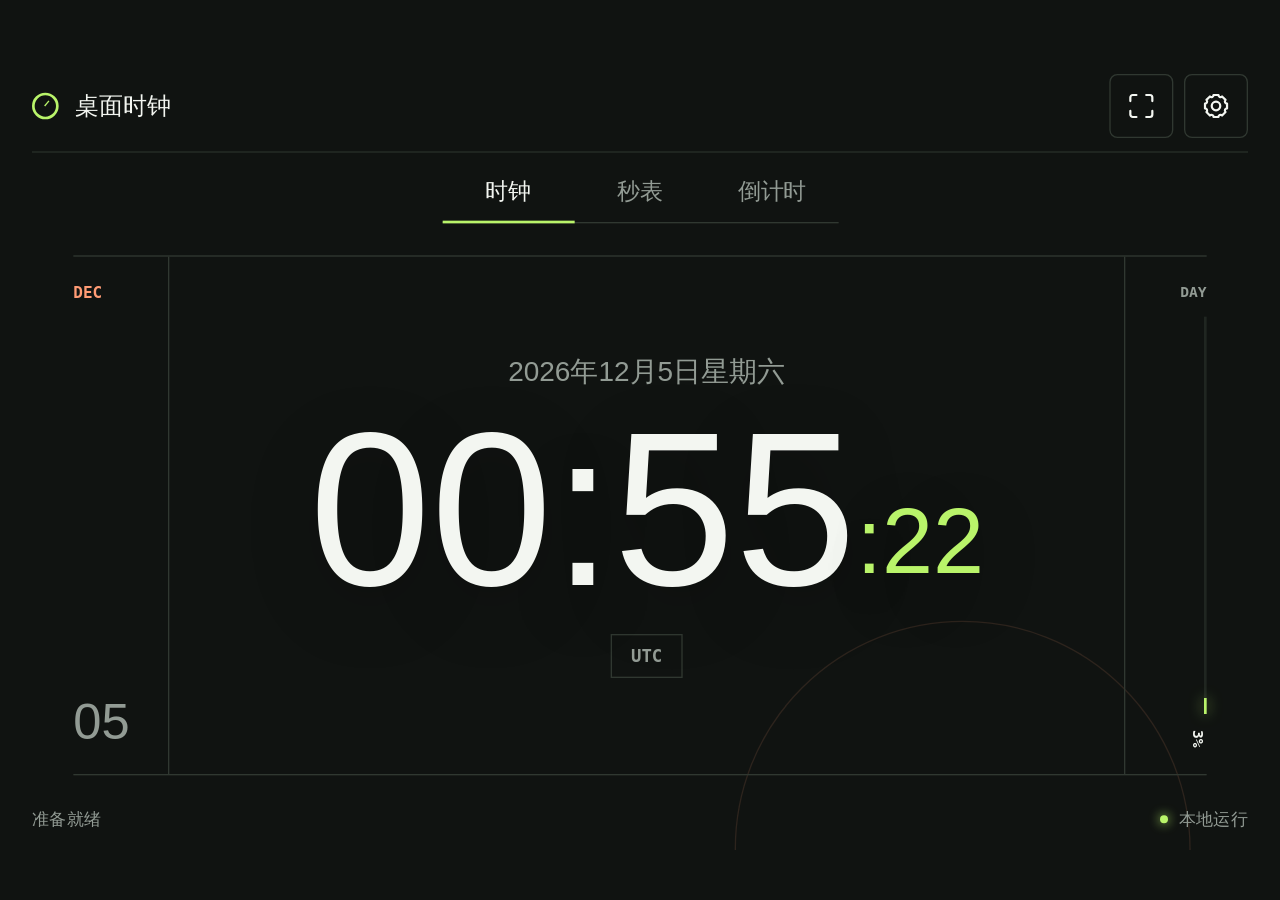
<file: HTML/desktop-clock/index.html>
<!doctype html>
<html lang="zh-CN">
<head>
  <meta charset="UTF-8">
  <meta name="viewport" content="width=device-width, initial-scale=1, viewport-fit=cover">
  <meta name="theme-color" content="#101311">
  <title>桌面时钟</title>
  <link rel="stylesheet" href="styles.css">
</head>
<body class="clock-page">
  <main class="app-shell" data-scale-layout="fit" data-base-width="960" data-base-height="600">
    <header class="topbar">
      <a class="brand" href="index.html" aria-label="桌面时钟首页">
        <span class="brand-mark" aria-hidden="true"></span>
        <span>桌面时钟</span>
      </a>
      <div class="topbar-actions">
        <button class="icon-button" id="fullscreen-button" type="button" aria-label="进入全屏" title="进入全屏">
          <svg viewBox="0 0 24 24" aria-hidden="true"><path d="M8 3H5a2 2 0 0 0-2 2v3M16 3h3a2 2 0 0 1 2 2v3M8 21H5a2 2 0 0 1-2-2v-3M16 21h3a2 2 0 0 0 2-2v-3"/></svg>
        </button>
        <a class="icon-button" href="settings.html" aria-label="打开设置" title="设置">
          <svg viewBox="0 0 24 24" aria-hidden="true"><path d="M12 15.5a3.5 3.5 0 1 0 0-7 3.5 3.5 0 0 0 0 7Z"/><path d="M19.4 15a1.7 1.7 0 0 0 .34 1.88l.06.06-2.83 2.83-.06-.06a1.7 1.7 0 0 0-1.88-.34 1.7 1.7 0 0 0-1.03 1.56V21h-4v-.08A1.7 1.7 0 0 0 8.95 19.4a1.7 1.7 0 0 0-1.88.34l-.06.06-2.83-2.83.06-.06A1.7 1.7 0 0 0 4.6 15a1.7 1.7 0 0 0-1.56-1.03H3v-4h.08A1.7 1.7 0 0 0 4.6 8.95a1.7 1.7 0 0 0-.34-1.88L4.2 7l2.83-2.83.06.06A1.7 1.7 0 0 0 8.95 4.6 1.7 1.7 0 0 0 9.98 3H10V3h4v.08a1.7 1.7 0 0 0 1.03 1.53 1.7 1.7 0 0 0 1.88-.34l.06-.06L19.8 7l-.06.06a1.7 1.7 0 0 0-.34 1.88A1.7 1.7 0 0 0 21 9.97h.04v4H21A1.7 1.7 0 0 0 19.4 15Z"/></svg>
        </a>
      </div>
    </header>

    <nav class="mode-switcher" aria-label="时钟模式">
      <button class="mode-button is-active" type="button" data-mode="clock" aria-pressed="true">时钟</button>
      <button class="mode-button" type="button" data-mode="stopwatch" aria-pressed="false">秒表</button>
      <button class="mode-button" type="button" data-mode="timer" aria-pressed="false">倒计时</button>
    </nav>

    <section class="mode-panel is-active clock-panel" id="clock-panel" data-panel="clock" aria-label="当前时间">
      <div class="clock-stage">
        <div class="calendar-index" aria-hidden="true">
          <span id="month-index">JAN</span>
          <strong id="day-index">01</strong>
        </div>
        <div class="clock-main">
          <p class="date-line" id="date-line"></p>
          <div class="clock-row">
            <span class="period" id="period"></span>
            <time class="hero-time" id="clock-time" datetime="">00:00<span class="seconds">:00</span></time>
          </div>
          <p class="timezone" id="timezone"></p>
        </div>
        <div class="day-progress" aria-label="当日进度">
          <span>DAY</span>
          <div><i id="day-progress-bar"></i></div>
          <output id="day-progress-value">0%</output>
        </div>
      </div>
    </section>

    <section class="mode-panel timer-panel" id="stopwatch-panel" data-panel="stopwatch" aria-label="秒表" hidden>
      <p class="panel-kicker">经过时间</p>
      <output class="counter" id="stopwatch-display">00:00<span>.00</span></output>
      <div class="control-row">
        <button class="secondary-button" id="stopwatch-reset" type="button" disabled>归零</button>
        <button class="primary-button" id="stopwatch-toggle" type="button">开始</button>
      </div>
    </section>

    <section class="mode-panel timer-panel" id="timer-panel" data-panel="timer" aria-label="倒计时" hidden>
      <p class="panel-kicker">剩余时间</p>
      <div class="timer-editor" id="timer-editor" aria-label="设置倒计时时长">
        <label><input id="timer-hours" type="number" min="0" max="99" value="0" inputmode="numeric"><span>时</span></label>
        <b>:</b>
        <label><input id="timer-minutes" type="number" min="0" max="59" value="5" inputmode="numeric"><span>分</span></label>
        <b>:</b>
        <label><input id="timer-seconds" type="number" min="0" max="59" value="0" inputmode="numeric"><span>秒</span></label>
      </div>
      <output class="counter" id="timer-display" hidden>05:00</output>
      <div class="quick-times" id="quick-times" aria-label="快捷时长">
        <button type="button" data-minutes="1">1 分钟</button>
        <button type="button" data-minutes="5">5 分钟</button>
        <button type="button" data-minutes="15">15 分钟</button>
        <button type="button" data-minutes="25">25 分钟</button>
      </div>
      <div class="control-row">
        <button class="secondary-button" id="timer-reset" type="button" disabled>重置</button>
        <button class="primary-button" id="timer-toggle" type="button">开始</button>
      </div>
    </section>

    <footer class="statusbar">
      <span id="status-text">准备就绪</span>
      <span class="status-dot"><i></i>本地运行</span>
    </footer>
    <div class="toast" id="toast" role="status" aria-live="polite"></div>
  </main>
  <script src="config.js"></script>
  <script src="background.js"></script>
  <script src="app.js"></script>
  <script src="layout.js"></script>
</body>
</html>
</file>
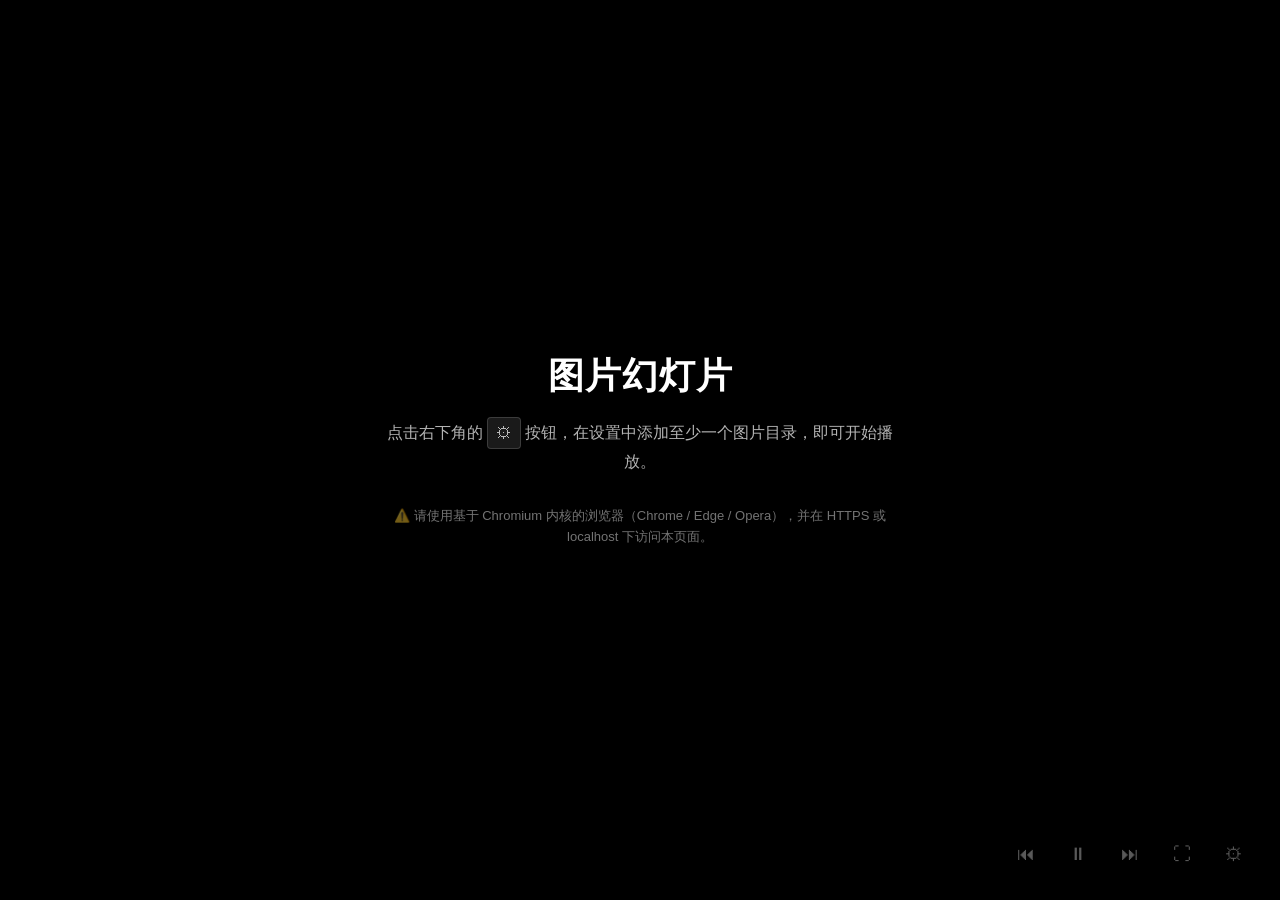
<file: HTML/image-slideshow-web/index.html>
<!DOCTYPE html>
<html lang="zh-CN">
<head>
  <meta charset="UTF-8" />
  <meta name="viewport" content="width=device-width, initial-scale=1.0" />
  <title>图片幻灯片</title>
  <link rel="stylesheet" href="main.css" />
</head>
<body>
  <!-- 幻灯片舞台：同时进入全屏的元素 -->
  <main class="stage" id="stage">
    <!-- 两张互相叠加的 slide，用于交叉过渡 -->
    <div class="slideshow" id="slideshow">
      <div class="slide" id="slideA"></div>
      <div class="slide" id="slideB"></div>
    </div>

    <!-- 空状态提示 -->
    <div class="hint" id="emptyHint">
      <h1 class="hint-title">图片幻灯片</h1>
      <p class="hint-desc">
        点击右下角的 <span class="kbd">⚙</span> 按钮，在设置中添加至少一个图片目录，即可开始播放。
      </p>
      <p class="hint-meta">
        ⚠️ 请使用基于 Chromium 内核的浏览器（Chrome / Edge / Opera），并在 HTTPS 或 localhost 下访问本页面。
      </p>
    </div>

    <!-- 加载状态 -->
    <div class="loading" id="loadingHint" hidden>
      <div class="spinner"></div>
      <p>正在读取图片…</p>
    </div>

    <!-- 控制按钮条 -->
    <div class="controls" id="controls">
      <button class="control-btn" id="btnPrev" title="上一张 (←)" aria-label="上一张">⏮</button>
      <button class="control-btn" id="btnPlayPause" title="播放/暂停 (空格)" aria-label="播放/暂停">
        <span id="iconPlayPause">⏸</span>
      </button>
      <button class="control-btn" id="btnNext" title="下一张 (→)" aria-label="下一张">⏭</button>
      <button class="control-btn" id="btnFullscreen" title="切换全屏 (F)" aria-label="切换全屏">⛶</button>
      <button class="control-btn" id="btnSettings" title="设置" aria-label="设置">⚙</button>
    </div>
  </main>

  <!-- 设置面板（模态框） -->
  <div class="modal" id="settingsModal" hidden role="dialog" aria-modal="true" aria-labelledby="settingsTitle">
    <div class="modal-backdrop" id="modalBackdrop"></div>

    <div class="modal-content">
      <header class="modal-header">
        <h2 id="settingsTitle">设置</h2>
        <button class="close-btn" id="btnCloseSettings" aria-label="关闭">×</button>
      </header>

      <div class="modal-body">
        <!-- 目录列表 -->
        <section class="setting-section">
          <div class="section-header">
            <h3>图片目录</h3>
            <button class="primary-btn" id="btnAddDirectory" type="button">+ 添加目录</button>
          </div>
          <p class="setting-tip">
            💡 每次重新加载页面后，浏览器需要您重新授权访问已添加的目录。
          </p>
          <ul class="directory-list" id="directoryList"></ul>
        </section>

        <!-- 切换间隔 -->
        <section class="setting-section">
          <h3>切换间隔</h3>
          <div class="form-row">
            <input type="range" id="inputInterval" min="500" max="30000" step="500" />
            <input type="number" id="inputIntervalNum" min="500" max="30000" step="500" />
            <span class="unit">毫秒</span>
          </div>
        </section>

        <!-- 切换动画 -->
        <section class="setting-section">
          <h3>切换动画</h3>
          <div class="form-row">
            <select id="selectAnimation">
              <option value="none">无（直接切换）</option>
              <option value="fade">淡入淡出</option>
              <option value="slide">滑动</option>
              <option value="zoom">缩放</option>
              <option value="flip">翻转</option>
            </select>
          </div>
        </section>

        <!-- 动画时长 -->
        <section class="setting-section">
          <h3>动画时长</h3>
          <div class="form-row">
            <input type="range" id="inputDuration" min="0" max="3000" step="50" />
            <input type="number" id="inputDurationNum" min="0" max="3000" step="50" />
            <span class="unit">毫秒</span>
          </div>
        </section>

        <!-- 随机显示 -->
        <section class="setting-section">
          <h3>随机显示</h3>
          <label class="toggle">
            <input type="checkbox" id="inputRandom" />
            <span class="toggle-slider"></span>
            <span class="toggle-text">启用后将以随机顺序展示图片</span>
          </label>
        </section>
      </div>

      <footer class="modal-footer">
        <button class="secondary-btn" id="btnReloadImages" type="button" title="重新读取所有目录中的图片">
          重新加载图片
        </button>
        <button class="primary-btn" id="btnSaveSettings" type="button">
          保存并关闭
        </button>
      </footer>
    </div>
  </div>

  <script src="config.js"></script>
  <script src="main.js"></script>
</body>
</html>
</file>
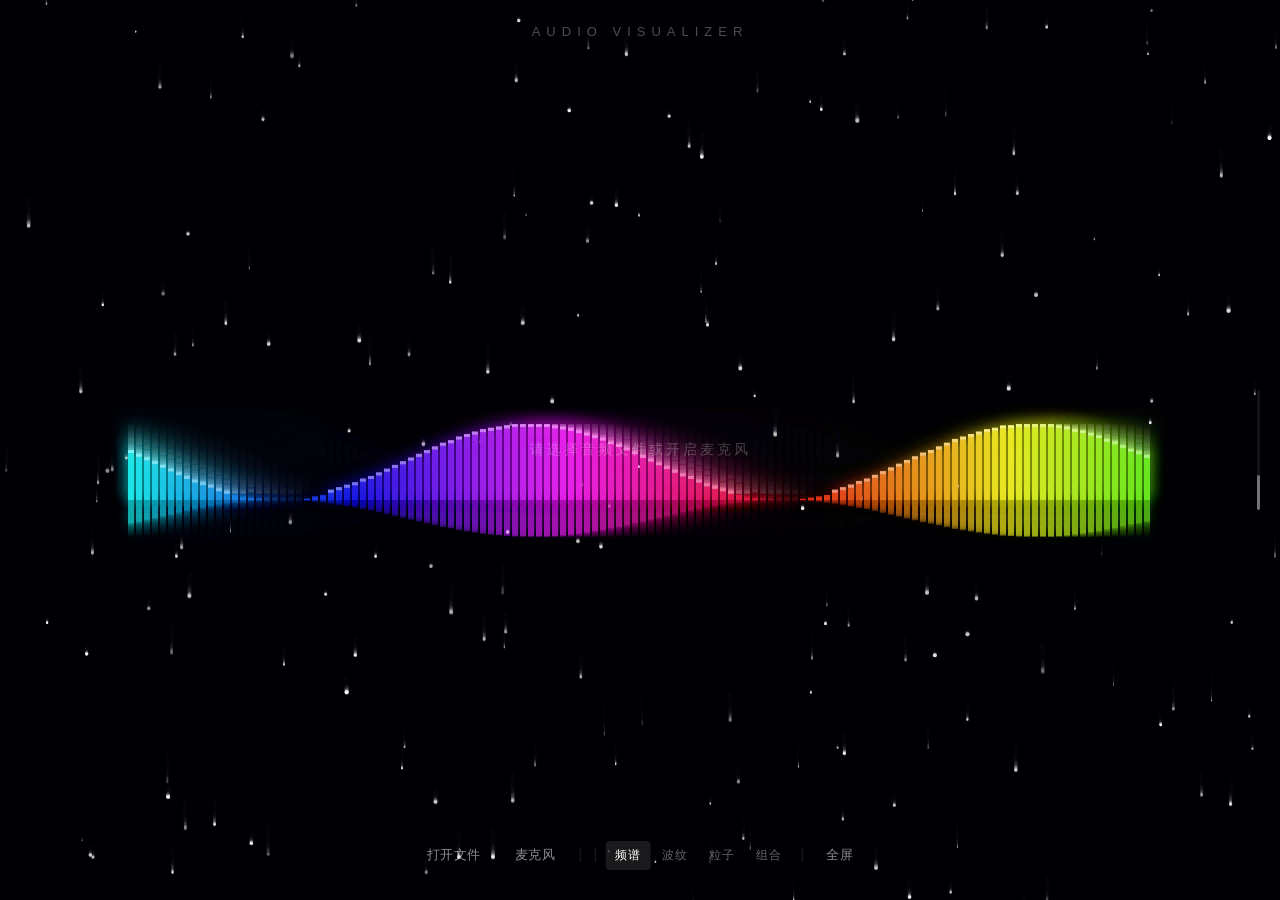
<file: HTML/audio-visualization/1.html>
<!DOCTYPE html>
<html lang="zh-CN">
<head>
  <meta charset="UTF-8">
  <meta name="viewport" content="width=device-width, initial-scale=1.0">
  <title>音频可视化 - Audio Visualizer</title>
  <style>
    * {
      margin: 0;
      padding: 0;
      box-sizing: border-box;
    }

    body {
      background: #000;
      overflow: hidden;
      font-family: 'Segoe UI', 'Microsoft YaHei', sans-serif;
      color: #fff;
    }

    canvas {
      display: block;
      position: fixed;
      top: 0;
      left: 0;
    }

    /* 控制面板 */
    .controls {
      position: fixed;
      bottom: 24px;
      left: 50%;
      transform: translateX(-50%);
      display: flex;
      gap: 6px;
      align-items: center;
      z-index: 100;
      padding: 6px 12px;
    }

    .btn {
      padding: 6px 14px;
      border: none;
      border-radius: 4px;
      cursor: pointer;
      font-size: 13px;
      font-weight: 400;
      transition: all 0.2s ease;
      background: transparent;
      color: rgba(255, 255, 255, 0.55);
      outline: none;
      letter-spacing: 0.5px;
    }

    .btn:hover {
      color: rgba(255, 255, 255, 0.9);
      background: rgba(255, 255, 255, 0.08);
    }

    .btn:active {
      color: #fff;
    }

    .btn.active {
      color: #fff;
      background: rgba(255, 255, 255, 0.12);
    }

    .btn.mic-btn.active {
      color: #f5576c;
      animation: pulse 1.5s infinite;
    }

    @keyframes pulse {

      0%,
      100% {
        opacity: 1;
      }

      50% {
        opacity: 0.6;
      }
    }

    input[type="file"] {
      display: none;
    }

    /* 模式切换 */
    .mode-switch {
      display: flex;
      gap: 2px;
      align-items: center;
    }

    .mode-label {
      font-size: 12px;
      opacity: 0.35;
      margin-right: 6px;
      letter-spacing: 1px;
    }

    .mode-btn {
      padding: 6px 10px;
      border: none;
      border-radius: 4px;
      background: transparent;
      color: rgba(255, 255, 255, 0.4);
      cursor: pointer;
      font-size: 12px;
      font-weight: 400;
      display: flex;
      align-items: center;
      justify-content: center;
      transition: all 0.2s ease;
      letter-spacing: 0.5px;
    }

    .mode-btn:hover {
      color: rgba(255, 255, 255, 0.75);
      background: rgba(255, 255, 255, 0.06);
    }

    .mode-btn.active {
      color: #fff;
      background: rgba(255, 255, 255, 0.1);
    }

    /* 标题 */
    .title {
      position: fixed;
      top: 24px;
      left: 50%;
      transform: translateX(-50%);
      font-size: 13px;
      font-weight: 400;
      letter-spacing: 6px;
      text-transform: uppercase;
      z-index: 100;
      color: rgba(255, 255, 255, 0.3);
      user-select: none;
    }

    /* 音量条 */
    .volume-bar {
      position: fixed;
      right: 20px;
      top: 50%;
      transform: translateY(-50%);
      width: 3px;
      height: 120px;
      background: rgba(255, 255, 255, 0.08);
      border-radius: 2px;
      overflow: hidden;
      z-index: 100;
    }

    .volume-fill {
      position: absolute;
      bottom: 0;
      width: 100%;
      background: rgba(255, 255, 255, 0.4);
      border-radius: 2px;
      transition: height 0.1s ease;
    }

    /* 提示文字 */
    .hint {
      position: fixed;
      top: 50%;
      left: 50%;
      transform: translate(-50%, -50%);
      font-size: 14px;
      opacity: 0.25;
      text-align: center;
      z-index: 50;
      pointer-events: none;
      transition: opacity 0.5s ease;
      letter-spacing: 3px;
      font-weight: 300;
    }

    .hint.hidden {
      opacity: 0;
    }

    /* 音频信息 */
    .track-info {
      position: fixed;
      top: 55px;
      left: 50%;
      transform: translateX(-50%);
      font-size: 12px;
      opacity: 0;
      z-index: 100;
      text-align: center;
      transition: opacity 0.5s ease;
      color: rgba(255, 255, 255, 0.4);
    }

    .track-info.visible {
      opacity: 1;
    }

    /* 播放进度 */
    .progress-container {
      position: fixed;
      bottom: 60px;
      left: 50%;
      transform: translateX(-50%);
      width: 240px;
      z-index: 100;
      opacity: 0;
      transition: opacity 0.3s ease;
    }

    .progress-container.visible {
      opacity: 1;
    }

    .progress-bar {
      width: 100%;
      height: 2px;
      background: rgba(255, 255, 255, 0.1);
      border-radius: 1px;
      cursor: pointer;
      position: relative;
    }

    .progress-fill {
      height: 100%;
      background: rgba(255, 255, 255, 0.5);
      border-radius: 1px;
      width: 0%;
      transition: width 0.1s linear;
    }

    .time-display {
      display: flex;
      justify-content: space-between;
      font-size: 10px;
      opacity: 0.3;
      margin-top: 4px;
    }

    /* 分割线 */
    .divider {
      width: 1px;
      height: 14px;
      background: rgba(255, 255, 255, 0.12);
      margin: 0 4px;
    }
  </style>
</head>
<body>
  <canvas id="canvas"></canvas>

  <div class="title">AUDIO VISUALIZER</div>
  <div class="track-info" id="trackInfo"></div>

  <div class="hint" id="hint">
    请选择音频文件或开启麦克风
  </div>

  <div class="volume-bar">
    <div class="volume-fill" id="volumeFill"></div>
  </div>

  <div class="progress-container" id="progressContainer">
    <div class="progress-bar" id="progressBar">
      <div class="progress-fill" id="progressFill"></div>
    </div>
    <div class="time-display">
      <span id="currentTime">0:00</span>
      <span id="totalTime">0:00</span>
    </div>
  </div>

  <div class="controls">
    <input type="file" id="fileInput" accept="audio/*">
    <button class="btn" id="uploadBtn">打开文件</button>
    <button class="btn" id="micBtn">麦克风</button>

    <div class="divider"></div>

    <button class="btn" id="playBtn" style="display:none;">播放</button>

    <div class="divider"></div>

    <div class="mode-switch">
      <button class="mode-btn active" data-mode="0">频谱</button>
      <button class="mode-btn" data-mode="1">波纹</button>
      <button class="mode-btn" data-mode="2">粒子</button>
      <button class="mode-btn" data-mode="3">组合</button>
    </div>

    <div class="divider"></div>

    <button class="btn" id="fullscreenBtn">全屏</button>
  </div>

  <script>
    // ==================== 初始化 ====================
    const canvas = document.getElementById('canvas');
    const ctx = canvas.getContext('2d');

    let width, height, centerX, centerY;

    function resize() {
      width = canvas.width = window.innerWidth;
      height = canvas.height = window.innerHeight;
      centerX = width / 2;
      centerY = height / 2;
    }
    resize();
    window.addEventListener('resize', resize);

    // ==================== 音频相关 ====================
    let audioContext;
    let analyser;
    let source;
    let audio = new Audio();
    let dataArray;
    let bufferLength;
    let isPlaying = false;
    let isMicActive = false;
    let micStream;
    let currentMode = 0;
    let animationId;

    // 粒子系统
    let particles = [];
    let stars = [];

    // 初始化星空背景
    function initStars() {
      stars = [];
      const count = 200;
      for (let i = 0; i < count; i++) {
        stars.push({
          x: Math.random() * width,
          y: Math.random() * height,
          radius: Math.random() * 1.5 + 0.5,
          opacity: Math.random() * 0.8 + 0.2,
          speed: Math.random() * 0.5 + 0.1,
          twinkleSpeed: Math.random() * 0.02 + 0.01
        });
      }
    }
    initStars();

    // 初始化音频上下文
    function initAudio() {
      if (audioContext) return;
      audioContext = new (window.AudioContext || window.webkitAudioContext)();
      analyser = audioContext.createAnalyser();
      analyser.fftSize = 256;
      analyser.smoothingTimeConstant = 0.82;
      bufferLength = analyser.frequencyBinCount;
      dataArray = new Uint8Array(bufferLength);
    }

    // 播放音频文件
    function playFile(file) {
      initAudio();

      if (audioContext.state === 'suspended') {
        audioContext.resume();
      }

      stopMic();

      const url = URL.createObjectURL(file);
      audio.src = url;

      if (source) {
        source.disconnect();
      }

      source = audioContext.createMediaElementSource(audio);
      source.connect(analyser);
      analyser.connect(audioContext.destination);

      audio.play();
      isPlaying = true;

      document.getElementById('playBtn').style.display = 'inline-block';
      document.getElementById('playBtn').textContent = '暂停';
      document.getElementById('hint').classList.add('hidden');
      document.getElementById('progressContainer').classList.add('visible');
      document.getElementById('trackInfo').classList.add('visible');
      document.getElementById('trackInfo').textContent = file.name.replace(/\.[^/.]+$/, '');

      audio.addEventListener('loadedmetadata', () => {
        document.getElementById('totalTime').textContent = formatTime(audio.duration);
      });
    }

    // 使用麦克风
    async function toggleMic() {
      if (isMicActive) {
        stopMic();
        return;
      }

      initAudio();

      if (audioContext.state === 'suspended') {
        audioContext.resume();
      }

      try {
        micStream = await navigator.mediaDevices.getUserMedia({ audio: true });

        audio.pause();
        isPlaying = false;
        if (source) source.disconnect();

        source = audioContext.createMediaStreamSource(micStream);
        source.connect(analyser);

        isMicActive = true;
        document.getElementById('micBtn').classList.add('active');
        document.getElementById('hint').classList.add('hidden');
        document.getElementById('playBtn').style.display = 'none';
        document.getElementById('progressContainer').classList.remove('visible');
        document.getElementById('trackInfo').classList.add('visible');
        document.getElementById('trackInfo').textContent = '麦克风输入';
      } catch (err) {
        alert('无法访问麦克风，请检查权限设置。');
        console.error(err);
      }
    }

    function stopMic() {
      if (micStream) {
        micStream.getTracks().forEach(track => track.stop());
        micStream = null;
      }
      isMicActive = false;
      document.getElementById('micBtn').classList.remove('active');
    }

    // 格式化时间
    function formatTime(seconds) {
      if (isNaN(seconds)) return '0:00';
      const mins = Math.floor(seconds / 60);
      const secs = Math.floor(seconds % 60);
      return `${mins}:${secs.toString().padStart(2, '0')}`;
    }

    // ==================== 粒子类 ====================
    class Particle {
      constructor(x, y, color) {
        this.x = x;
        this.y = y;
        this.color = color;
        this.vx = (Math.random() - 0.5) * 5;
        this.vy = (Math.random() - 0.5) * 5;
        this.life = 1;
        this.decay = Math.random() * 0.02 + 0.012;
        this.size = Math.random() * 3 + 1.5;
      }

      update() {
        this.x += this.vx;
        this.y += this.vy;
        this.vx *= 0.98;
        this.vy *= 0.98;
        this.life -= this.decay;
        this.size *= 0.99;
      }

      draw() {
        ctx.save();
        ctx.globalAlpha = this.life;
        ctx.fillStyle = this.color;
        ctx.shadowBlur = 8;
        ctx.shadowColor = this.color;
        ctx.beginPath();
        ctx.arc(this.x, this.y, this.size, 0, Math.PI * 2);
        ctx.fill();
        ctx.restore();
      }
    }

    // ==================== 颜色工具 ====================
    function hslToColor(h, s, l, alpha) {
      return `hsla(${h}, ${s}%, ${l}%, ${alpha})`;
    }

    // ==================== 可视化模式 ====================

    // 模式0：频谱柱状图（居中对称 + 镜像）
    function drawSpectrum() {
      const barCount = bufferLength; // 使用全部频段 bin，保留高频
      const barWidth = (width * 0.8) / barCount;
      const gap = 2;
      const maxBarHeight = height * 0.35;
      const startX = width * 0.1;
      const baseY = centerY + 50;

      let totalVolume = 0;

      for (let i = 0; i < barCount; i++) {
        const value = dataArray[i];
        const percent = value / 255;
        totalVolume += percent;

        const barHeight = percent * maxBarHeight;
        const x = startX + i * barWidth;
        const hue = (i / barCount) * 280 + 180; // 蓝到紫到红
        const saturation = 80 + percent * 20;
        const lightness = 50 + percent * 15;

        const color = hslToColor(hue, saturation, lightness, 0.9);
        const glowColor = hslToColor(hue, saturation, lightness, 0.3);

        // 上半部分
        ctx.save();
        ctx.fillStyle = color;
        ctx.shadowBlur = 15;
        ctx.shadowColor = glowColor;
        const w = barWidth - gap;
        ctx.fillRect(x, baseY - barHeight, w, barHeight);
        // 镜像（下半部分，稍暗）
        ctx.globalAlpha = 0.3;
        ctx.fillRect(x, baseY, w, barHeight * 0.5);
        ctx.restore();

        // 顶部亮块
        if (barHeight > 5) {
          ctx.save();
          ctx.fillStyle = hslToColor(hue, saturation, lightness + 20, 1);
          ctx.shadowBlur = 20;
          ctx.shadowColor = hslToColor(hue, 90, 70, 1);
          ctx.fillRect(x, baseY - barHeight - 3, w, 3);
          ctx.restore();
        }
      }

      // 粒子喷发
      const avgVolume = totalVolume / barCount;
      if (avgVolume > 0.5 && Math.random() < avgVolume * 0.2) {
        const randomI = Math.floor(Math.random() * barCount);
        const rx = startX + randomI * barWidth;
        const rhue = (randomI / barCount) * 280 + 180;
        particles.push(new Particle(rx, baseY - (dataArray[randomI] / 255) * maxBarHeight,
          hslToColor(rhue, 90, 60, 1)));
      }

      return totalVolume / barCount;
    }

    // 模式1：圆形波纹
    function drawCircle() {
      const radius = Math.min(width, height) * 0.2;
      const bars = 180;
      const step = (Math.PI * 2) / bars;

      let totalVolume = 0;

      for (let i = 0; i < bars; i++) {
        const dataIndex = Math.floor((i / bars) * (bufferLength / 2));
        const value = dataArray[dataIndex];
        const percent = value / 255;
        totalVolume += percent;

        const barLength = percent * radius * 1.2 + 5;
        const angle = i * step - Math.PI / 2;

        const innerX = centerX + Math.cos(angle) * radius;
        const innerY = centerY + Math.sin(angle) * radius;
        const outerX = centerX + Math.cos(angle) * (radius + barLength);
        const outerY = centerY + Math.sin(angle) * (radius + barLength);

        const hue = (i / bars) * 360;
        const color = hslToColor(hue, 90, 50 + percent * 20, 0.8);

        ctx.save();
        ctx.strokeStyle = color;
        ctx.lineWidth = 3;
        ctx.shadowBlur = 10;
        ctx.shadowColor = color;
        ctx.lineCap = 'round';
        ctx.beginPath();
        ctx.moveTo(innerX, innerY);
        ctx.lineTo(outerX, outerY);
        ctx.stroke();
        ctx.restore();
      }

      // 内圆
      const avgVolume = totalVolume / bars;
      const innerRadius = radius * 0.7 + avgVolume * 30;

      ctx.save();
      const gradient = ctx.createRadialGradient(centerX, centerY, 0, centerX, centerY, innerRadius);
      gradient.addColorStop(0, 'rgba(102, 126, 234, 0.1)');
      gradient.addColorStop(0.5, 'rgba(118, 75, 162, 0.05)');
      gradient.addColorStop(1, 'rgba(102, 126, 234, 0.01)');
      ctx.fillStyle = gradient;
      ctx.beginPath();
      ctx.arc(centerX, centerY, innerRadius, 0, Math.PI * 2);
      ctx.fill();

      // 内圆环
      ctx.strokeStyle = `rgba(102, 126, 234, ${0.3 + avgVolume * 0.4})`;
      ctx.lineWidth = 2;
      ctx.shadowBlur = 20;
      ctx.shadowColor = 'rgba(102, 126, 234, 0.8)';
      ctx.beginPath();
      ctx.arc(centerX, centerY, innerRadius, 0, Math.PI * 2);
      ctx.stroke();
      ctx.restore();

      // 波形环
      ctx.save();
      ctx.strokeStyle = 'rgba(240, 147, 251, 0.4)';
      ctx.lineWidth = 2;
      ctx.shadowBlur = 15;
      ctx.shadowColor = 'rgba(240, 147, 251, 0.6)';
      ctx.beginPath();
      for (let i = 0; i <= bufferLength; i++) {
        const angle = (i / bufferLength) * Math.PI * 2 - Math.PI / 2;
        const waveR = innerRadius * 0.85 + (dataArray[i % bufferLength] / 255) * 20;
        const wx = centerX + Math.cos(angle) * waveR;
        const wy = centerY + Math.sin(angle) * waveR;
        if (i === 0) ctx.moveTo(wx, wy);
        else ctx.lineTo(wx, wy);
      }
      ctx.closePath();
      ctx.stroke();
      ctx.restore();

      // 粒子
      if (avgVolume > 0.4 && Math.random() < avgVolume * 0.15) {
        const angle = Math.random() * Math.PI * 2;
        const pr = innerRadius + Math.random() * 20;
        const px = centerX + Math.cos(angle) * pr;
        const py = centerY + Math.sin(angle) * pr;
        const hue = (angle / (Math.PI * 2)) * 360;
        particles.push(new Particle(px, py, hslToColor(hue, 90, 60, 1)));
      }

      return avgVolume;
    }

    // 模式2：粒子星空
    function drawParticles() {
      let totalVolume = 0;
      let bass = 0, mid = 0, treble = 0;

      for (let i = 0; i < bufferLength; i++) {
        const v = dataArray[i] / 255;
        totalVolume += v;
        if (i < bufferLength * 0.15) bass += v;
        else if (i < bufferLength * 0.5) mid += v;
        else treble += v;
      }

      const avgVolume = totalVolume / bufferLength;
      bass /= bufferLength * 0.15;
      mid /= bufferLength * 0.35;
      treble /= bufferLength * 0.5;

      // 中心光晕
      const glowRadius = 100 + bass * 200;
      ctx.save();
      const glow = ctx.createRadialGradient(centerX, centerY, 0, centerX, centerY, glowRadius);
      glow.addColorStop(0, `rgba(245, 87, 108, ${bass * 0.3})`);
      glow.addColorStop(0.3, `rgba(240, 147, 251, ${mid * 0.15})`);
      glow.addColorStop(1, 'rgba(0, 0, 0, 0)');
      ctx.fillStyle = glow;
      ctx.fillRect(0, 0, width, height);
      ctx.restore();

      // 生成新粒子（跟随低音）
      const particleCount = Math.floor(bass * 4) + 1;
      for (let i = 0; i < particleCount; i++) {
        const angle = Math.random() * Math.PI * 2;
        const speed = 2 + bass * 6 + Math.random() * 3;
        const hue = treble > mid ? 180 + Math.random() * 120 : 260 + Math.random() * 100;
        const p = new Particle(centerX, centerY, hslToColor(hue, 90, 60, 1));
        p.vx = Math.cos(angle) * speed;
        p.vy = Math.sin(angle) * speed;
        p.decay = 0.012 + Math.random() * 0.012;
        p.size = 2 + bass * 3 + Math.random() * 2;
        particles.push(p);
      }

      // 连接线（中音强时，限制检测数量优化性能）
      if (mid > 0.3) {
        const maxDist = 80 + mid * 60;
        const maxDistSq = maxDist * maxDist;
        const lineLimit = Math.min(particles.length, 80);
        ctx.save();
        for (let i = 0; i < lineLimit; i++) {
          // 只与后续少量粒子比较，避免 O(n²) 过大
          const checkLimit = Math.min(i + 12, lineLimit);
          for (let j = i + 1; j < checkLimit; j++) {
            const dx = particles[i].x - particles[j].x;
            const dy = particles[i].y - particles[j].y;
            const distSq = dx * dx + dy * dy;
            if (distSq < maxDistSq) {
              const dist = Math.sqrt(distSq);
              ctx.strokeStyle = `rgba(102, 126, 234, ${(1 - dist / maxDist) * mid * 0.25})`;
              ctx.lineWidth = 0.5;
              ctx.beginPath();
              ctx.moveTo(particles[i].x, particles[i].y);
              ctx.lineTo(particles[j].x, particles[j].y);
              ctx.stroke();
            }
          }
        }
        ctx.restore();
      }

      return avgVolume;
    }

    // 模式3：组合模式（圆形 + 频谱 + 粒子）
    function drawCombined() {
      // 底部频谱
      const barCount = 64;
      const barWidth = width / barCount;
      const maxHeight = height * 0.2;
      let totalVolume = 0;

      for (let i = 0; i < barCount; i++) {
        const dataIndex = Math.floor((i / barCount) * (bufferLength / 2));
        const value = dataArray[dataIndex];
        const percent = value / 255;
        totalVolume += percent;

        const barHeight = percent * maxHeight;
        const x = i * barWidth;
        const hue = (i / barCount) * 60 + 200;

        ctx.save();
        const gradient = ctx.createLinearGradient(0, height - barHeight, 0, height);
        gradient.addColorStop(0, hslToColor(hue, 90, 60, 0.8));
        gradient.addColorStop(1, hslToColor(hue, 90, 30, 0.2));
        ctx.fillStyle = gradient;
        ctx.shadowBlur = 10;
        ctx.shadowColor = hslToColor(hue, 90, 60, 0.5);
        ctx.fillRect(x + 1, height - barHeight, barWidth - 2, barHeight);
        ctx.restore();
      }

      // 中心圆形
      const radius = Math.min(width, height) * 0.12;
      const avgVolume = totalVolume / barCount;
      const circleBars = 120;

      ctx.save();
      for (let i = 0; i < circleBars; i++) {
        const dataIndex = Math.floor((i / circleBars) * (bufferLength / 2));
        const value = dataArray[dataIndex];
        const percent = value / 255;
        const barLength = percent * radius * 1.5 + 3;
        const angle = (i / circleBars) * Math.PI * 2 - Math.PI / 2 + performance.now() * 0.0003;

        const x1 = centerX + Math.cos(angle) * radius;
        const y1 = centerY - 30 + Math.sin(angle) * radius;
        const x2 = centerX + Math.cos(angle) * (radius + barLength);
        const y2 = centerY - 30 + Math.sin(angle) * (radius + barLength);

        const hue = (i / circleBars) * 360 + performance.now() * 0.05;
        ctx.strokeStyle = hslToColor(hue % 360, 90, 55 + percent * 15, 0.7);
        ctx.lineWidth = 2;
        ctx.shadowBlur = 8;
        ctx.shadowColor = hslToColor(hue % 360, 90, 60, 0.5);
        ctx.lineCap = 'round';
        ctx.beginPath();
        ctx.moveTo(x1, y1);
        ctx.lineTo(x2, y2);
        ctx.stroke();
      }
      ctx.restore();

      // 中心圆
      const coreR = radius * 0.6 + avgVolume * 25;
      ctx.save();
      const coreGrad = ctx.createRadialGradient(centerX, centerY - 30, 0, centerX, centerY - 30, coreR);
      coreGrad.addColorStop(0, `rgba(255, 255, 255, ${0.3 + avgVolume * 0.3})`);
      coreGrad.addColorStop(0.3, 'rgba(240, 147, 251, 0.3)');
      coreGrad.addColorStop(1, 'rgba(102, 126, 234, 0)');
      ctx.fillStyle = coreGrad;
      ctx.beginPath();
      ctx.arc(centerX, centerY - 30, coreR, 0, Math.PI * 2);
      ctx.fill();
      ctx.restore();

      // 粒子
      if (avgVolume > 0.4 && Math.random() < avgVolume * 0.2) {
        const angle = Math.random() * Math.PI * 2;
        const pr = radius + Math.random() * 30;
        const px = centerX + Math.cos(angle) * pr;
        const py = centerY - 30 + Math.sin(angle) * pr;
        const hue = Math.random() * 360;
        particles.push(new Particle(px, py, hslToColor(hue, 90, 65, 1)));
      }

      return avgVolume;
    }

    // ==================== 绘制星空背景 ====================
    function drawStars(time) {
      for (const star of stars) {
        const twinkle = Math.sin(time * star.twinkleSpeed + star.x) * 0.3 + 0.7;
        ctx.save();
        ctx.globalAlpha = star.opacity * twinkle;
        ctx.fillStyle = '#fff';
        ctx.beginPath();
        ctx.arc(star.x, star.y, star.radius, 0, Math.PI * 2);
        ctx.fill();
        ctx.restore();

        // 缓慢移动
        star.y += star.speed;
        if (star.y > height) {
          star.y = 0;
          star.x = Math.random() * width;
        }
      }
    }

    // ==================== 主渲染循环 ====================
    function render(time) {
      animationId = requestAnimationFrame(render);

      // 清屏（带拖影效果）
      ctx.fillStyle = 'rgba(0, 0, 8, 0.15)';
      ctx.fillRect(0, 0, width, height);

      // 星空
      drawStars(time);

      // 获取音频数据
      let avgVolume = 0;
      if (analyser) {
        analyser.getByteFrequencyData(dataArray);
      } else {
        // 无音频时的默认动画
        dataArray = new Uint8Array(bufferLength || 128);
        for (let i = 0; i < dataArray.length; i++) {
          dataArray[i] = Math.sin(time * 0.002 + i * 0.1) * 30 + 30;
        }
        bufferLength = dataArray.length;
      }

      // 绘制当前模式
      switch (currentMode) {
        case 0: avgVolume = drawSpectrum(); break;
        case 1: avgVolume = drawCircle(); break;
        case 2: avgVolume = drawParticles(); break;
        case 3: avgVolume = drawCombined(); break;
      }

      // 更新和绘制粒子
      for (let i = particles.length - 1; i >= 0; i--) {
        particles[i].update();
        particles[i].draw();
        if (particles[i].life <= 0) {
          particles.splice(i, 1);
        }
      }

      // 限制粒子数量
      if (particles.length > 200) {
        particles = particles.slice(-200);
      }

      // 更新音量条
      const fill = document.getElementById('volumeFill');
      if (fill) {
        fill.style.height = `${Math.min(avgVolume * 100 * 2.5, 100)}%`;
      }

      // 更新进度条
      if (!isMicActive && audio.duration) {
        const progress = (audio.currentTime / audio.duration) * 100;
        document.getElementById('progressFill').style.width = `${progress}%`;
        document.getElementById('currentTime').textContent = formatTime(audio.currentTime);
      }
    }

    // ==================== 事件绑定 ====================

    // 文件上传
    document.getElementById('uploadBtn').addEventListener('click', () => {
      document.getElementById('fileInput').click();
    });

    document.getElementById('fileInput').addEventListener('change', (e) => {
      const file = e.target.files[0];
      if (file) {
        playFile(file);
      }
    });

    // 麦克风
    document.getElementById('micBtn').addEventListener('click', toggleMic);

    // 播放/暂停
    document.getElementById('playBtn').addEventListener('click', () => {
      if (isPlaying) {
        audio.pause();
        isPlaying = false;
        document.getElementById('playBtn').textContent = '播放';
      } else {
        audio.play();
        isPlaying = true;
        document.getElementById('playBtn').textContent = '暂停';
      }
    });

    audio.addEventListener('ended', () => {
      isPlaying = false;
      document.getElementById('playBtn').textContent = '播放';
    });

    // 模式切换
    document.querySelectorAll('.mode-btn').forEach(btn => {
      btn.addEventListener('click', () => {
        document.querySelectorAll('.mode-btn').forEach(b => b.classList.remove('active'));
        btn.classList.add('active');
        currentMode = parseInt(btn.dataset.mode);
        particles = []; // 切换模式时清空粒子
      });
    });

    // 进度条点击跳转
    document.getElementById('progressBar').addEventListener('click', (e) => {
      if (!audio.duration) return;
      const rect = e.currentTarget.getBoundingClientRect();
      const percent = (e.clientX - rect.left) / rect.width;
      audio.currentTime = percent * audio.duration;
    });

    // 拖拽文件
    document.addEventListener('dragover', (e) => {
      e.preventDefault();
    });

    document.addEventListener('drop', (e) => {
      e.preventDefault();
      const file = e.dataTransfer.files[0];
      if (file && file.type.startsWith('audio/')) {
        playFile(file);
      }
    });

    // 全屏切换
    const fullscreenBtn = document.getElementById('fullscreenBtn');

    function toggleFullscreen() {
      if (!document.fullscreenElement) {
        document.documentElement.requestFullscreen().catch(() => { });
        fullscreenBtn.textContent = '退出全屏';
      } else {
        document.exitFullscreen();
        fullscreenBtn.textContent = '全屏';
      }
    }

    fullscreenBtn.addEventListener('click', toggleFullscreen);

    document.addEventListener('fullscreenchange', () => {
      fullscreenBtn.textContent = document.fullscreenElement ? '退出全屏' : '全屏';
    });

    // 键盘快捷键
    document.addEventListener('keydown', (e) => {
      if (e.code === 'Space') {
        e.preventDefault();
        if (!isMicActive && audio.src) {
          document.getElementById('playBtn').click();
        }
      } else if (e.code === 'KeyF') {
        toggleFullscreen();
      } else if (e.code >= 'Digit1' && e.code <= 'Digit4') {
        const mode = parseInt(e.code.slice(-1)) - 1;
        document.querySelectorAll('.mode-btn')[mode]?.click();
      }
    });

    // 启动渲染
    render(0);
  </script>
</body>
</html>
</file>
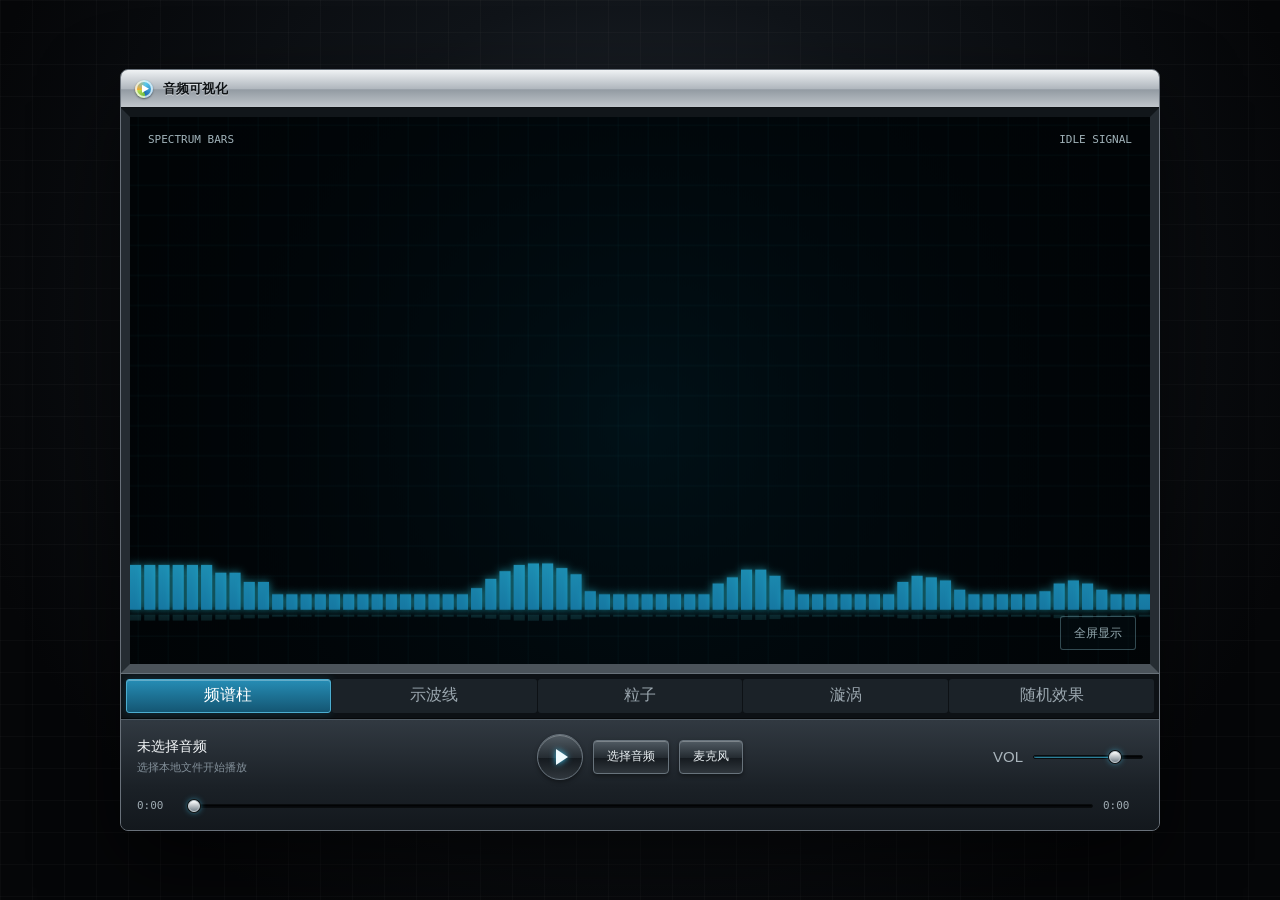
<file: HTML/audio-visualization/10.html>
<!DOCTYPE html>
<html lang="zh-CN">
<head>
  <meta charset="UTF-8">
  <meta name="viewport" content="width=device-width, initial-scale=1.0">
  <title>音频可视化</title>
  <style>
    :root {
      color-scheme: dark;
      font-family: "Segoe UI", "Microsoft YaHei", sans-serif;
      background: #06080b;
      color: #f4f7f8;
    }

    * {
      box-sizing: border-box;
    }

    body {
      min-width: 320px;
      min-height: 100vh;
      margin: 0;
      display: grid;
      place-items: center;
      overflow-x: hidden;
      background:
        linear-gradient(rgba(255, 255, 255, 0.025) 1px, transparent 1px),
        linear-gradient(90deg, rgba(255, 255, 255, 0.025) 1px, transparent 1px),
        radial-gradient(circle at 50% 35%, #293038 0, #101419 38%, #050608 80%);
      background-size: 32px 32px, 32px 32px, auto;
    }

    button,
    input {
      font: inherit;
    }

    button {
      color: inherit;
    }

    .player {
      width: min(1040px, calc(100vw - 32px));
      margin: 24px auto;
      overflow: hidden;
      border: 1px solid #69717a;
      border-radius: 8px;
      background: #171c21;
      box-shadow:
        0 32px 80px rgba(0, 0, 0, 0.62),
        inset 0 1px rgba(255, 255, 255, 0.5);
    }

    .titlebar {
      height: 38px;
      display: flex;
      align-items: center;
      gap: 10px;
      padding: 0 14px;
      color: #101417;
      font-size: 13px;
      font-weight: 600;
      background: linear-gradient(#eff2f4, #aeb5bc 52%, #929aa2 53%, #c0c6cb);
      border-bottom: 1px solid #0d1115;
      text-shadow: 0 1px rgba(255, 255, 255, 0.55);
    }

    .app-mark {
      width: 18px;
      height: 18px;
      position: relative;
      flex: 0 0 auto;
      border-radius: 50%;
      background: conic-gradient(from 20deg, #56c7ec, #1d6cb3 42%, #6cbd43 43%, #bddb4d 66%, #f4a92b 67%, #56c7ec);
      box-shadow: inset 0 0 0 2px rgba(255, 255, 255, 0.72), 0 1px 2px #52585e;
    }

    .app-mark::after {
      content: "";
      position: absolute;
      inset: 5px 4px 5px 7px;
      clip-path: polygon(0 0, 100% 50%, 0 100%);
      background: white;
    }

    .titlebar span:last-child {
      overflow: hidden;
      text-overflow: ellipsis;
      white-space: nowrap;
    }

    .stage {
      position: relative;
      aspect-ratio: 16 / 8.7;
      min-height: 320px;
      background: #020507;
      border: 9px solid #252c32;
      border-top-color: #11161a;
      border-bottom-color: #4b535a;
      box-shadow: inset 0 0 0 1px #000;
    }

    canvas {
      display: block;
      width: 100%;
      height: 100%;
    }

    .display-info {
      position: absolute;
      inset: 16px 18px auto;
      display: flex;
      justify-content: space-between;
      gap: 16px;
      pointer-events: none;
      color: rgba(223, 247, 255, 0.72);
      font-family: Consolas, monospace;
      font-size: 11px;
      text-transform: uppercase;
    }

    .fullscreen-button {
      min-width: 76px;
      height: 34px;
      position: absolute;
      right: 14px;
      bottom: 14px;
      z-index: 2;
      display: grid;
      place-items: center;
      padding: 0 12px;
      border: 1px solid rgba(150, 211, 225, 0.48);
      border-radius: 3px;
      background: rgba(5, 16, 21, 0.72);
      color: #d9f7ff;
      font: 12px/1 "Segoe UI", "Microsoft YaHei", sans-serif;
      cursor: pointer;
      opacity: 0.68;
      transition: opacity 140ms ease, border-color 140ms ease, background 140ms ease;
    }

    .fullscreen-button:hover {
      opacity: 1;
      border-color: #6dddf4;
      background: rgba(13, 64, 79, 0.9);
    }

    .stage:fullscreen,
    .stage:-webkit-full-screen {
      width: 100vw;
      height: 100vh;
      min-height: 100vh;
      aspect-ratio: auto;
      border: 0;
      background: #020507;
    }

    .stage:fullscreen .fullscreen-button,
    .stage:-webkit-full-screen .fullscreen-button {
      right: 20px;
      bottom: 20px;
    }

    .mode-switcher {
      display: grid;
      grid-template-columns: repeat(5, minmax(0, 1fr));
      gap: 1px;
      padding: 5px;
      background: #0d1115;
      border-top: 1px solid #69727a;
      border-bottom: 1px solid #050709;
    }

    .mode-button {
      min-height: 34px;
      border: 1px solid transparent;
      border-radius: 3px;
      background: #1b2228;
      color: #9ba7af;
      cursor: pointer;
      transition: color 140ms ease, background 140ms ease, border-color 140ms ease;
    }

    .mode-button:hover {
      color: #f3fbff;
      background: #263038;
    }

    .mode-button.active {
      color: #fff;
      border-color: #4cadd0;
      background: linear-gradient(#268db5, #145673);
      box-shadow: inset 0 1px rgba(255, 255, 255, 0.28), 0 0 10px rgba(48, 188, 234, 0.2);
    }

    .controls {
      display: grid;
      grid-template-columns: minmax(190px, 1fr) auto minmax(190px, 1fr);
      align-items: center;
      gap: 18px;
      padding: 14px 16px 16px;
      background: linear-gradient(#313941, #1b2127 60%, #13181d);
      border-top: 1px solid #515b64;
    }

    .track-meta {
      min-width: 0;
    }

    .track-name {
      margin: 0 0 4px;
      overflow: hidden;
      color: #f5f8fa;
      font-size: 14px;
      text-overflow: ellipsis;
      white-space: nowrap;
    }

    .track-status {
      margin: 0;
      color: #83909a;
      font-size: 11px;
      letter-spacing: 0;
    }

    .transport {
      display: flex;
      align-items: center;
      justify-content: center;
      gap: 10px;
    }

    .round-button,
    .file-button {
      display: inline-grid;
      place-items: center;
      border: 1px solid #68737c;
      background: linear-gradient(#515b63, #242b31 52%, #151a1f 53%, #30373d);
      box-shadow: inset 0 1px rgba(255, 255, 255, 0.25), 0 2px 4px rgba(0, 0, 0, 0.4);
      cursor: pointer;
    }

    .round-button:hover,
    .file-button:hover {
      border-color: #91a3ae;
      filter: brightness(1.12);
    }

    .file-button.active {
      color: #fff;
      border-color: #57d7ed;
      background: linear-gradient(#2999b8, #145b73 52%, #0c4053 53%, #176b83);
      box-shadow: inset 0 1px rgba(255, 255, 255, 0.3), 0 0 10px rgba(59, 214, 238, 0.35);
    }

    .round-button:disabled,
    .file-button:disabled,
    input:disabled {
      opacity: 0.42;
      cursor: not-allowed;
    }

    .round-button:active,
    .file-button:active {
      transform: translateY(1px);
    }

    .round-button {
      width: 46px;
      height: 46px;
      border-radius: 50%;
      font-size: 19px;
      line-height: 1;
    }

    .play-icon {
      display: block;
      width: 0;
      height: 0;
      margin-left: 3px;
      border-top: 8px solid transparent;
      border-bottom: 8px solid transparent;
      border-left: 12px solid #eefbff;
      filter: drop-shadow(0 0 3px #41c5ef);
    }

    .pause-icon {
      width: 13px;
      height: 16px;
      margin: 0;
      border: 0;
      background: linear-gradient(90deg, #eefbff 0 38%, transparent 38% 62%, #eefbff 62%);
      filter: drop-shadow(0 0 3px #41c5ef);
    }

    .file-button {
      min-height: 34px;
      padding: 0 13px;
      border-radius: 4px;
      color: #e7edf0;
      font-size: 12px;
    }

    .right-controls {
      min-width: 0;
      display: flex;
      align-items: center;
      justify-content: flex-end;
      gap: 10px;
    }

    .volume-icon {
      color: #aab5bc;
      font-size: 15px;
    }

    .timeline {
      grid-column: 1 / -1;
      display: grid;
      grid-template-columns: 40px minmax(0, 1fr) 40px;
      align-items: center;
      gap: 10px;
      color: #9da9b0;
      font: 11px Consolas, monospace;
    }

    input[type="range"] {
      height: 16px;
      margin: 0;
      appearance: none;
      background: transparent;
      cursor: pointer;
    }

    input[type="range"]::-webkit-slider-runnable-track {
      height: 4px;
      border: 1px solid #090c0e;
      border-radius: 2px;
      background: linear-gradient(90deg, #40b9df var(--fill, 0%), #0a0d10 var(--fill, 0%));
      box-shadow: inset 0 1px 2px #000;
    }

    input[type="range"]::-moz-range-track {
      height: 4px;
      border: 1px solid #090c0e;
      border-radius: 2px;
      background: #0a0d10;
    }

    input[type="range"]::-moz-range-progress {
      height: 4px;
      background: #40b9df;
    }

    input[type="range"]::-webkit-slider-thumb {
      width: 12px;
      height: 12px;
      margin-top: -5px;
      appearance: none;
      border: 1px solid #c9d1d6;
      border-radius: 50%;
      background: linear-gradient(#fff, #75818a);
      box-shadow: 0 0 0 1px #111, 0 0 6px rgba(64, 185, 223, 0.8);
    }

    input[type="range"]::-moz-range-thumb {
      width: 11px;
      height: 11px;
      border: 1px solid #c9d1d6;
      border-radius: 50%;
      background: linear-gradient(#fff, #75818a);
    }

    #volume {
      width: min(110px, 20vw);
    }

    #audio-file,
    audio {
      display: none;
    }

    button:focus-visible,
    input:focus-visible,
    label:focus-visible {
      outline: 2px solid #66d6f6;
      outline-offset: 2px;
    }

    @media (max-width: 680px) {
      body {
        place-items: start center;
      }

      .player {
        width: calc(100vw - 16px);
        margin: 8px auto;
      }

      .stage {
        min-height: 300px;
        aspect-ratio: 4 / 3;
      }

      .mode-switcher {
        grid-template-columns: repeat(2, 1fr);
      }

      .controls {
        grid-template-columns: 1fr auto;
        gap: 14px;
      }

      .track-meta {
        grid-column: 1 / -1;
      }

      .transport {
        grid-row: 2;
        grid-column: 1;
        justify-content: flex-start;
      }

      .right-controls {
        grid-row: 2;
        grid-column: 2;
        justify-content: flex-start;
      }

      .timeline {
        grid-column: 1 / -1;
      }

      .display-info {
        inset: 12px 12px auto;
      }
    }

    @media (max-width: 420px) {
      .controls {
        grid-template-columns: 1fr;
      }

      .right-controls {
        grid-row: 3;
        grid-column: 1;
      }

      .timeline {
        grid-row: 4;
      }
    }
  </style>
</head>
<body>
  <main class="player" aria-label="音频可视化播放器">
    <header class="titlebar">
      <span class="app-mark" aria-hidden="true"></span>
      <span>音频可视化</span>
    </header>

    <section class="stage" aria-label="音频可视化画布">
      <canvas id="visualizer"></canvas>
      <div class="display-info">
        <span id="display-mode">SPECTRUM BARS</span>
        <span id="signal-label">IDLE SIGNAL</span>
      </div>
      <button class="fullscreen-button" id="fullscreen-button" type="button" aria-label="全屏显示可视化" title="全屏显示可视化">全屏显示</button>
    </section>

    <nav class="mode-switcher" aria-label="可视化类型">
      <button class="mode-button active" type="button" data-mode="bars">频谱柱</button>
      <button class="mode-button" type="button" data-mode="wave">示波线</button>
      <button class="mode-button" type="button" data-mode="particles">粒子</button>
      <button class="mode-button" type="button" data-mode="vortex">漩涡</button>
      <button class="mode-button" type="button" data-mode="random">随机效果</button>
    </nav>

    <section class="controls">
      <div class="track-meta">
        <p class="track-name" id="track-name">未选择音频</p>
        <p class="track-status" id="track-status">选择本地文件开始播放</p>
      </div>

      <div class="transport">
        <button class="round-button" id="play-button" type="button" aria-label="播放" title="播放">
          <span class="play-icon" aria-hidden="true"></span>
        </button>
        <label class="file-button" for="audio-file" tabindex="0">选择音频</label>
        <input id="audio-file" type="file" accept="audio/*">
        <button class="file-button" id="microphone-button" type="button" aria-pressed="false">麦克风</button>
      </div>

      <div class="right-controls">
        <span class="volume-icon" aria-hidden="true">VOL</span>
        <input id="volume" type="range" min="0" max="1" value="0.78" step="0.01" aria-label="音量">
      </div>

      <div class="timeline">
        <span id="current-time">0:00</span>
        <input id="progress" type="range" min="0" max="100" value="0" step="0.1" aria-label="播放进度">
        <span id="duration">0:00</span>
      </div>
    </section>

    <audio id="audio" preload="metadata"></audio>
  </main>

  <script>
    const canvas = document.querySelector("#visualizer");
    const ctx = canvas.getContext("2d");
    const stage = document.querySelector(".stage");
    const audio = document.querySelector("#audio");
    const audioFile = document.querySelector("#audio-file");
    const playButton = document.querySelector("#play-button");
    const microphoneButton = document.querySelector("#microphone-button");
    const fullscreenButton = document.querySelector("#fullscreen-button");
    const progress = document.querySelector("#progress");
    const volume = document.querySelector("#volume");
    const trackName = document.querySelector("#track-name");
    const trackStatus = document.querySelector("#track-status");
    const currentTime = document.querySelector("#current-time");
    const durationLabel = document.querySelector("#duration");
    const displayMode = document.querySelector("#display-mode");
    const signalLabel = document.querySelector("#signal-label");
    const modeButtons = [...document.querySelectorAll(".mode-button")];

    const modeNames = {
      bars: "SPECTRUM BARS",
      wave: "OSCILLOSCOPE",
      particles: "PARTICLE FIELD",
      vortex: "SONIC VORTEX",
      random: "RANDOM EFFECTS"
    };

    let mode = "bars";
    let audioContext;
    let analyser;
    let audioSource;
    let microphoneSource;
    let microphoneStream;
    let microphoneRequestId = 0;
    let frequencyData;
    let timeData;
    let objectUrl;
    let inputMode = "idle";
    let isSeeking = false;
    let particles = [];
    let randomFamily = "magic";
    let previousRandomFamily = "magic";
    let randomPreset = 0;
    let previousRandomPreset = 0;
    let randomHue = 180;
    let previousRandomHue = 180;
    let lastRandomChange = 0;
    let randomTransitionStart = 0;

    const magicPresetNames = [
      "KALEIDOSCOPE",
      "NEON TUNNEL",
      "SILK RIBBONS",
      "AURORA FAN",
      "STAR MATRIX",
      "ROSE CURVE",
      "CRYSTAL BURST"
    ];

    const groupPresetNames = [
      "MIRROR BARS",
      "ORBIT EQ",
      "COLOR RIBBONS",
      "PULSE MATRIX",
      "BEAT FAN"
    ];

    function setupAudioGraph() {
      if (audioContext) return;
      audioContext = new (window.AudioContext || window.webkitAudioContext)();
      analyser = audioContext.createAnalyser();
      analyser.fftSize = 1024;
      analyser.smoothingTimeConstant = 0.82;
      frequencyData = new Uint8Array(analyser.frequencyBinCount);
      timeData = new Uint8Array(analyser.fftSize);
      audioSource = audioContext.createMediaElementSource(audio);
      audioSource.connect(analyser);
      audioSource.connect(audioContext.destination);
    }

    function setMicrophoneState(isActive) {
      microphoneButton.disabled = false;
      microphoneButton.classList.toggle("active", isActive);
      microphoneButton.setAttribute("aria-pressed", String(isActive));
      microphoneButton.textContent = isActive ? "停止麦克风" : "麦克风";
      playButton.disabled = isActive;
      progress.disabled = isActive;
    }

    function stopMicrophone(showStatus = true) {
      microphoneRequestId++;
      if (microphoneSource) microphoneSource.disconnect();
      if (microphoneStream) microphoneStream.getTracks().forEach((track) => track.stop());
      microphoneSource = null;
      microphoneStream = null;
      if (inputMode === "microphone") inputMode = audio.src ? "file" : "idle";
      setMicrophoneState(false);
      if (showStatus) {
        trackName.textContent = audio.src ? trackName.dataset.fileName : "未选择音频";
        trackStatus.textContent = audio.src ? "麦克风已停止 · 音频准备播放" : "麦克风已停止";
        currentTime.textContent = formatTime(audio.currentTime);
        durationLabel.textContent = formatTime(audio.duration);
      }
    }

    async function startMicrophone() {
      if (!navigator.mediaDevices?.getUserMedia) {
        trackStatus.textContent = "当前环境不支持麦克风，请使用 HTTPS 或本地服务器";
        return;
      }

      const requestId = ++microphoneRequestId;
      microphoneButton.disabled = true;
      trackName.textContent = "麦克风输入";
      trackStatus.textContent = "正在请求麦克风权限...";
      audio.pause();

      try {
        setupAudioGraph();
        if (audioContext.state === "suspended") await audioContext.resume();
        const stream = await navigator.mediaDevices.getUserMedia({
          audio: {
            echoCancellation: true,
            noiseSuppression: true,
            autoGainControl: true
          }
        });
        if (requestId !== microphoneRequestId) {
          stream.getTracks().forEach((track) => track.stop());
          return;
        }
        microphoneStream = stream;
        microphoneSource = audioContext.createMediaStreamSource(microphoneStream);
        microphoneSource.connect(analyser);
        microphoneStream.getAudioTracks()[0]?.addEventListener("ended", () => {
          if (inputMode === "microphone") stopMicrophone();
        }, { once: true });
        inputMode = "microphone";
        setMicrophoneState(true);
        trackName.textContent = "麦克风输入";
        trackStatus.textContent = "实时采集中 · 不会回放麦克风声音";
        currentTime.textContent = "LIVE";
        durationLabel.textContent = "--:--";
      } catch (error) {
        if (requestId !== microphoneRequestId) return;
        stopMicrophone(false);
        trackName.textContent = audio.src ? trackName.dataset.fileName : "未选择音频";
        if (error.name === "NotAllowedError") {
          trackStatus.textContent = "麦克风权限被拒绝";
        } else if (error.name === "NotFoundError") {
          trackStatus.textContent = "未检测到可用麦克风";
        } else {
          trackStatus.textContent = "无法启用麦克风";
        }
      } finally {
        if (requestId === microphoneRequestId) microphoneButton.disabled = false;
      }
    }

    function setPlayIcon(isPlaying) {
      playButton.innerHTML = `<span class="${isPlaying ? "pause-icon" : "play-icon"}" aria-hidden="true"></span>`;
      playButton.setAttribute("aria-label", isPlaying ? "暂停" : "播放");
      playButton.title = isPlaying ? "暂停" : "播放";
    }

    function formatTime(seconds) {
      if (!Number.isFinite(seconds)) return "0:00";
      const minutes = Math.floor(seconds / 60);
      return `${minutes}:${Math.floor(seconds % 60).toString().padStart(2, "0")}`;
    }

    function updateRangeFill(input, value) {
      input.style.setProperty("--fill", `${value}%`);
    }

    function getData(now) {
      if (analyser && (inputMode === "microphone" || !audio.paused)) {
        analyser.getByteFrequencyData(frequencyData);
        analyser.getByteTimeDomainData(timeData);
        return { frequency: frequencyData, time: timeData, active: true };
      }

      const idleFrequency = new Uint8Array(128);
      const idleTime = new Uint8Array(256);
      for (let i = 0; i < idleFrequency.length; i++) {
        const falloff = Math.max(0, 1 - i / idleFrequency.length);
        idleFrequency[i] = 10 + Math.max(0, Math.sin(now * 0.0016 + i * 0.31)) * 24 * falloff;
      }
      for (let i = 0; i < idleTime.length; i++) {
        idleTime[i] = 128 + Math.sin(i * 0.12 + now * 0.0014) * 4;
      }
      return { frequency: idleFrequency, time: idleTime, active: false };
    }

    function resizeCanvas() {
      const rect = canvas.getBoundingClientRect();
      const ratio = Math.min(window.devicePixelRatio || 1, 2);
      const width = Math.round(rect.width * ratio);
      const height = Math.round(rect.height * ratio);
      if (canvas.width !== width || canvas.height !== height) {
        canvas.width = width;
        canvas.height = height;
        ctx.setTransform(ratio, 0, 0, ratio, 0, 0);
        particles = [];
      }
      return { width: rect.width, height: rect.height };
    }

    function drawBackground(width, height, now) {
      ctx.fillStyle = "#010406";
      ctx.fillRect(0, 0, width, height);

      const glow = ctx.createRadialGradient(width * 0.5, height * 0.56, 0, width * 0.5, height * 0.56, width * 0.65);
      glow.addColorStop(0, "rgba(0, 78, 105, 0.18)");
      glow.addColorStop(0.55, "rgba(0, 25, 39, 0.1)");
      glow.addColorStop(1, "rgba(0, 0, 0, 0)");
      ctx.fillStyle = glow;
      ctx.fillRect(0, 0, width, height);

      ctx.strokeStyle = "rgba(81, 176, 199, 0.055)";
      ctx.lineWidth = 1;
      const spacing = 30;
      const offset = (now * 0.006) % spacing;
      for (let x = offset; x < width; x += spacing) {
        ctx.beginPath();
        ctx.moveTo(x, 0);
        ctx.lineTo(x, height);
        ctx.stroke();
      }
      for (let y = offset; y < height; y += spacing) {
        ctx.beginPath();
        ctx.moveTo(0, y);
        ctx.lineTo(width, y);
        ctx.stroke();
      }
    }

    function drawBars(data, width, height) {
      const count = Math.max(28, Math.min(72, Math.floor(width / 11)));
      const gap = Math.max(2, width * 0.003);
      const barWidth = (width - gap * (count - 1)) / count;
      const maxHeight = height * 0.72;
      const baseline = height * 0.9;

      for (let i = 0; i < count; i++) {
        const index = Math.floor((i / count) ** 1.7 * data.length * 0.72);
        const amplitude = data[index] / 255;
        const barHeight = Math.max(3, amplitude * maxHeight);
        const x = i * (barWidth + gap);
        const gradient = ctx.createLinearGradient(0, baseline, 0, baseline - maxHeight);
        gradient.addColorStop(0, "#1678a2");
        gradient.addColorStop(0.48, "#35d7e7");
        gradient.addColorStop(0.78, "#b9e747");
        gradient.addColorStop(1, "#fff36c");
        ctx.fillStyle = gradient;
        ctx.shadowColor = "rgba(44, 218, 239, 0.55)";
        ctx.shadowBlur = 8;
        ctx.fillRect(x, baseline - barHeight, barWidth, barHeight);
        ctx.shadowBlur = 0;
        ctx.fillStyle = "rgba(69, 211, 233, 0.13)";
        ctx.fillRect(x, baseline + 5, barWidth, barHeight * 0.13);
      }
    }

    function drawWave(data, width, height, now) {
      const layers = [
        { offset: 0, color: "rgba(96, 243, 255, 0.95)", scale: 0.33, blur: 13 },
        { offset: 2.2, color: "rgba(186, 235, 62, 0.6)", scale: 0.2, blur: 7 },
        { offset: -2.4, color: "rgba(39, 135, 255, 0.48)", scale: 0.42, blur: 16 }
      ];

      layers.forEach((layer, layerIndex) => {
        ctx.beginPath();
        for (let i = 0; i < data.length; i++) {
          const x = i / (data.length - 1) * width;
          const audioY = (data[i] - 128) / 128;
          const idleRipple = Math.sin(i * 0.055 + now * 0.0018 + layerIndex) * 0.025;
          const y = height * (0.5 + layer.offset * 0.035) + (audioY + idleRipple) * height * layer.scale;
          if (i === 0) ctx.moveTo(x, y);
          else ctx.lineTo(x, y);
        }
        ctx.strokeStyle = layer.color;
        ctx.lineWidth = layerIndex === 0 ? 2 : 1.2;
        ctx.shadowColor = layer.color;
        ctx.shadowBlur = layer.blur;
        ctx.stroke();
      });
      ctx.shadowBlur = 0;
    }

    function ensureParticles(width, height) {
      const target = Math.min(190, Math.max(80, Math.floor(width / 5)));
      while (particles.length < target) {
        particles.push({
          angle: Math.random() * Math.PI * 2,
          radius: Math.random(),
          speed: 0.003 + Math.random() * 0.009,
          size: 0.7 + Math.random() * 2.1,
          band: Math.floor(Math.random() * 72),
          drift: Math.random() * Math.PI * 2
        });
      }
      particles.length = target;
    }

    function drawParticles(data, width, height, now) {
      ensureParticles(width, height);
      const centerX = width / 2;
      const centerY = height / 2;
      const radius = Math.min(width, height) * 0.44;
      const energy = data.slice(0, 96).reduce((sum, value) => sum + value, 0) / (96 * 255);

      ctx.globalCompositeOperation = "lighter";
      particles.forEach((particle, index) => {
        const value = data[particle.band % data.length] / 255;
        particle.angle += particle.speed * (0.7 + energy * 2.8);
        const pulse = 1 + value * 0.28;
        const x = centerX + Math.cos(particle.angle) * particle.radius * radius * pulse;
        const y = centerY + Math.sin(particle.angle * 1.7 + particle.drift) * particle.radius * radius * 0.8 * pulse;
        const hue = index % 4 === 0 ? 78 : 188 + particle.radius * 22;
        ctx.beginPath();
        ctx.arc(x, y, particle.size * (0.7 + value * 2.4), 0, Math.PI * 2);
        ctx.fillStyle = `hsla(${hue}, 86%, 62%, ${0.28 + value * 0.7})`;
        ctx.shadowColor = ctx.fillStyle;
        ctx.shadowBlur = 8 + value * 15;
        ctx.fill();
      });
      ctx.shadowBlur = 0;
      ctx.globalCompositeOperation = "source-over";
    }

    function drawVortex(data, width, height, now) {
      const centerX = width / 2;
      const centerY = height / 2;
      const maxRadius = Math.min(width, height) * 0.44;
      const points = 240;
      const turns = 4.8;

      ctx.globalCompositeOperation = "lighter";
      for (let arm = 0; arm < 3; arm++) {
        ctx.beginPath();
        for (let i = 0; i < points; i++) {
          const t = i / (points - 1);
          const value = data[Math.floor(t * Math.min(data.length - 1, 160))] / 255;
          const angle = t * Math.PI * 2 * turns + now * 0.00035 * (arm % 2 ? -1 : 1) + arm * Math.PI * 2 / 3;
          const radius = t * maxRadius * (0.82 + value * 0.28);
          const x = centerX + Math.cos(angle) * radius;
          const y = centerY + Math.sin(angle) * radius * 0.55;
          if (i === 0) ctx.moveTo(x, y);
          else ctx.lineTo(x, y);
        }
        const colors = ["rgba(65, 224, 244, 0.82)", "rgba(173, 232, 59, 0.56)", "rgba(28, 121, 234, 0.58)"];
        ctx.strokeStyle = colors[arm];
        ctx.lineWidth = 1.4;
        ctx.shadowColor = colors[arm];
        ctx.shadowBlur = 12;
        ctx.stroke();
      }

      const bass = data.slice(0, 18).reduce((sum, value) => sum + value, 0) / (18 * 255);
      const core = 12 + bass * 44;
      const coreGlow = ctx.createRadialGradient(centerX, centerY, 0, centerX, centerY, core * 2.8);
      coreGlow.addColorStop(0, "rgba(244, 255, 174, 0.95)");
      coreGlow.addColorStop(0.2, "rgba(64, 231, 248, 0.72)");
      coreGlow.addColorStop(1, "rgba(20, 134, 214, 0)");
      ctx.fillStyle = coreGlow;
      ctx.fillRect(centerX - core * 3, centerY - core * 3, core * 6, core * 6);
      ctx.shadowBlur = 0;
      ctx.globalCompositeOperation = "source-over";
    }

    function randomizeEffect(now) {
      const magicCount = magicPresetNames.length;
      const totalCount = magicCount + groupPresetNames.length;
      const currentIndex = randomFamily === "magic" ? randomPreset : magicCount + randomPreset;
      let nextIndex = Math.floor(Math.random() * totalCount);
      if (nextIndex === currentIndex) nextIndex = (nextIndex + 1) % totalCount;

      previousRandomFamily = randomFamily;
      previousRandomPreset = randomPreset;
      previousRandomHue = randomHue;
      randomFamily = nextIndex < magicCount ? "magic" : "group";
      randomPreset = nextIndex < magicCount ? nextIndex : nextIndex - magicCount;
      randomHue = Math.floor(Math.random() * 360);
      lastRandomChange = now;
      randomTransitionStart = now;
    }

    function drawMagicPreset(preset, hueBase, data, width, height, now, entrance) {
      const centerX = width / 2;
      const centerY = height / 2;
      const size = Math.min(width, height);
      const bass = data.slice(0, 24).reduce((sum, value) => sum + value, 0) / (24 * 255);
      ctx.save();
      ctx.translate(centerX, centerY);
      ctx.scale(0.94 + entrance * 0.06, 0.94 + entrance * 0.06);
      ctx.rotate((1 - entrance) * 0.035);
      ctx.globalCompositeOperation = "lighter";

      if (preset === 0) {
        const arms = 10;
        for (let arm = 0; arm < arms; arm++) {
          ctx.save();
          ctx.rotate(arm * Math.PI * 2 / arms + now * 0.00016);
          ctx.beginPath();
          for (let i = 0; i < 72; i++) {
            const value = data[Math.floor(i / 72 * Math.min(data.length, 180))] / 255;
            const radius = i / 71 * size * 0.52;
            const x = radius;
            const y = Math.sin(i * 0.23 + now * 0.002) * size * (0.012 + value * 0.08);
            if (i === 0) ctx.moveTo(x, y);
            else ctx.lineTo(x, y);
          }
          const hue = (hueBase + arm * 31) % 360;
          ctx.strokeStyle = `hsla(${hue}, 92%, 62%, 0.72)`;
          ctx.lineWidth = 1 + bass * 2.5;
          ctx.shadowColor = `hsl(${hue}, 92%, 58%)`;
          ctx.shadowBlur = 9 + bass * 18;
          ctx.stroke();
          ctx.restore();
        }
      } else if (preset === 1) {
        for (let ring = 0; ring < 18; ring++) {
          const index = Math.floor(ring / 18 * Math.min(data.length, 150));
          const value = data[index] / 255;
          const phase = (now * (0.00015 + ring * 0.000003)) % 1;
          const radius = ((ring / 18 + phase) % 1) * size * 0.62;
          const hue = (hueBase + ring * 17 + now * 0.018) % 360;
          ctx.beginPath();
          ctx.ellipse(0, 0, radius, radius * (0.42 + value * 0.24), now * 0.00012 + ring * 0.09, 0, Math.PI * 2);
          ctx.strokeStyle = `hsla(${hue}, 96%, 64%, ${0.18 + value * 0.72})`;
          ctx.lineWidth = 0.7 + value * 3;
          ctx.shadowColor = `hsl(${hue}, 90%, 60%)`;
          ctx.shadowBlur = 7 + value * 16;
          ctx.stroke();
        }
      } else if (preset === 2) {
        for (let ribbon = 0; ribbon < 6; ribbon++) {
          ctx.beginPath();
          for (let i = 0; i < 130; i++) {
            const t = i / 129;
            const value = data[Math.floor(t * Math.min(data.length - 1, 190))] / 255;
            const x = (t - 0.5) * width * 0.92;
            const wave = Math.sin(t * Math.PI * (4 + ribbon) + now * 0.0014 * (ribbon % 2 ? -1 : 1));
            const y = wave * size * (0.07 + value * 0.19) + (ribbon - 2.5) * 7;
            if (i === 0) ctx.moveTo(x, y);
            else ctx.lineTo(x, y);
          }
          const hue = (hueBase + ribbon * 56) % 360;
          ctx.strokeStyle = `hsla(${hue}, 94%, 63%, 0.68)`;
          ctx.lineWidth = 1.2 + bass * 2;
          ctx.shadowColor = `hsl(${hue}, 94%, 60%)`;
          ctx.shadowBlur = 10 + bass * 15;
          ctx.stroke();
        }
      } else if (preset === 3) {
        for (let fan = 0; fan < 9; fan++) {
          ctx.beginPath();
          for (let i = 0; i < 110; i++) {
            const t = i / 109;
            const value = data[Math.floor(t * Math.min(data.length - 1, 180))] / 255;
            const angle = (t - 0.5) * Math.PI * 1.35 + fan * 0.055;
            const radius = size * (0.16 + t * 0.34 + value * 0.12);
            const sway = Math.sin(now * 0.0011 + fan * 0.8 + t * 5) * size * 0.035;
            const x = Math.sin(angle) * radius + sway;
            const y = -Math.cos(angle) * radius * 0.66 + fan * 5 - size * 0.05;
            if (i === 0) ctx.moveTo(x, y);
            else ctx.lineTo(x, y);
          }
          const hue = (hueBase + fan * 27) % 360;
          ctx.strokeStyle = `hsla(${hue}, 90%, 66%, ${0.24 + fan * 0.055})`;
          ctx.lineWidth = 1 + bass * 1.8;
          ctx.shadowColor = `hsl(${hue}, 92%, 62%)`;
          ctx.shadowBlur = 12 + bass * 14;
          ctx.stroke();
        }
      } else if (preset === 4) {
        const pointCount = Math.min(170, Math.floor(width / 4));
        for (let i = 0; i < pointCount; i++) {
          const band = (i * 13) % Math.min(data.length, 180);
          const value = data[band] / 255;
          const angle = i * 2.39996 + now * (0.000035 + i % 5 * 0.000006);
          const radius = Math.sqrt(i / pointCount) * size * 0.55 * (0.88 + value * 0.18);
          const x = Math.cos(angle) * radius;
          const y = Math.sin(angle) * radius * 0.72;
          const hue = (hueBase + i * 4) % 360;
          ctx.beginPath();
          ctx.arc(x, y, 0.7 + value * 3.2, 0, Math.PI * 2);
          ctx.fillStyle = `hsla(${hue}, 92%, 70%, ${0.3 + value * 0.68})`;
          ctx.shadowColor = `hsl(${hue}, 92%, 64%)`;
          ctx.shadowBlur = 7 + value * 13;
          ctx.fill();

          if (i > 2 && i % 4 === 0) {
            const previousAngle = (i - 2) * 2.39996 + now * (0.000035 + (i - 2) % 5 * 0.000006);
            const previousRadius = Math.sqrt((i - 2) / pointCount) * size * 0.55;
            ctx.beginPath();
            ctx.moveTo(x, y);
            ctx.lineTo(Math.cos(previousAngle) * previousRadius, Math.sin(previousAngle) * previousRadius * 0.72);
            ctx.strokeStyle = `hsla(${hue}, 88%, 64%, ${0.05 + value * 0.18})`;
            ctx.lineWidth = 0.6;
            ctx.stroke();
          }
        }
      } else if (preset === 5) {
        for (let layer = 0; layer < 5; layer++) {
          ctx.beginPath();
          const petals = 3 + layer;
          for (let i = 0; i <= 280; i++) {
            const angle = i / 280 * Math.PI * 2;
            const index = Math.floor(i / 281 * Math.min(data.length - 1, 190));
            const value = data[index] / 255;
            const radius = Math.cos(petals * angle + now * 0.00045 * (layer % 2 ? -1 : 1)) * size * (0.13 + layer * 0.035 + value * 0.08);
            const x = Math.cos(angle) * radius;
            const y = Math.sin(angle) * radius * 0.76;
            if (i === 0) ctx.moveTo(x, y);
            else ctx.lineTo(x, y);
          }
          const hue = (hueBase + layer * 61) % 360;
          ctx.strokeStyle = `hsla(${hue}, 94%, 65%, ${0.34 + layer * 0.1})`;
          ctx.lineWidth = 0.9 + bass * 2.2;
          ctx.shadowColor = `hsl(${hue}, 94%, 60%)`;
          ctx.shadowBlur = 9 + bass * 17;
          ctx.stroke();
        }
      } else {
        const shards = 28;
        for (let i = 0; i < shards; i++) {
          const value = data[(i * 5) % Math.min(data.length, 160)] / 255;
          const angle = i / shards * Math.PI * 2 + now * 0.00018;
          const inner = size * (0.08 + bass * 0.04);
          const outer = size * (0.2 + value * 0.34);
          const spread = 0.025 + value * 0.04;
          ctx.beginPath();
          ctx.moveTo(Math.cos(angle - spread) * inner, Math.sin(angle - spread) * inner * 0.72);
          ctx.lineTo(Math.cos(angle) * outer, Math.sin(angle) * outer * 0.72);
          ctx.lineTo(Math.cos(angle + spread) * inner, Math.sin(angle + spread) * inner * 0.72);
          ctx.closePath();
          const hue = (hueBase + i * 19) % 360;
          const shardGradient = ctx.createLinearGradient(0, 0, Math.cos(angle) * outer, Math.sin(angle) * outer);
          shardGradient.addColorStop(0, `hsla(${hue}, 90%, 62%, 0.04)`);
          shardGradient.addColorStop(1, `hsla(${(hue + 45) % 360}, 96%, 68%, ${0.24 + value * 0.62})`);
          ctx.fillStyle = shardGradient;
          ctx.shadowColor = `hsl(${hue}, 92%, 60%)`;
          ctx.shadowBlur = 8 + value * 14;
          ctx.fill();
        }
      }

      ctx.restore();
    }

    function clipShapeReveal(width, height, progress, invert) {
      const centerX = width / 2;
      const centerY = height / 2;
      const maxRadius = Math.hypot(width, height) * 0.56;
      const ripple = Math.sin(progress * Math.PI) * maxRadius * 0.035;
      const points = 96;

      ctx.beginPath();
      if (invert) ctx.rect(-1, -1, width + 2, height + 2);
      for (let i = 0; i <= points; i++) {
        const angle = i / points * Math.PI * 2;
        const radius = Math.max(0, maxRadius * progress + Math.sin(angle * 7 + progress * Math.PI * 4) * ripple);
        const x = centerX + Math.cos(angle) * radius;
        const y = centerY + Math.sin(angle) * radius;
        if (i === 0) ctx.moveTo(x, y);
        else ctx.lineTo(x, y);
      }
      ctx.closePath();
      ctx.clip(invert ? "evenodd" : "nonzero");
    }

    function drawRandomPreset(family, preset, hue, data, width, height, now, entrance) {
      if (family === "magic") drawMagicPreset(preset, hue, data, width, height, now, entrance);
      else drawGroupPreset(preset, hue, data, width, height, now, entrance);
    }

    function drawGroupPreset(preset, hueBase, data, width, height, now, entrance) {
      const centerX = width / 2;
      const centerY = height / 2;
      const size = Math.min(width, height);
      const bass = data.slice(0, 24).reduce((sum, value) => sum + value, 0) / (24 * 255);
      ctx.save();
      ctx.translate(centerX, centerY);
      ctx.scale(0.95 + entrance * 0.05, 0.95 + entrance * 0.05);
      ctx.globalCompositeOperation = "lighter";

      if (preset === 0) {
        const count = Math.max(26, Math.min(64, Math.floor(width / 13)));
        const gap = 2;
        const barWidth = (width * 0.9 - gap * (count - 1)) / count;
        for (let i = 0; i < count; i++) {
          const index = Math.floor((i / count) ** 1.5 * Math.min(data.length, 190));
          const value = data[index] / 255;
          const barHeight = 3 + value * height * 0.38;
          const x = -width * 0.45 + i * (barWidth + gap);
          const hue = (hueBase + i * 5) % 360;
          const gradient = ctx.createLinearGradient(0, -barHeight, 0, barHeight);
          gradient.addColorStop(0, `hsla(${hue}, 94%, 66%, 0.92)`);
          gradient.addColorStop(0.48, `hsla(${(hue + 48) % 360}, 90%, 53%, 0.34)`);
          gradient.addColorStop(0.52, `hsla(${(hue + 48) % 360}, 90%, 53%, 0.34)`);
          gradient.addColorStop(1, `hsla(${hue}, 94%, 66%, 0.92)`);
          ctx.fillStyle = gradient;
          ctx.shadowColor = `hsl(${hue}, 90%, 58%)`;
          ctx.shadowBlur = 7 + value * 9;
          ctx.fillRect(x, -barHeight, barWidth, barHeight * 2);
        }
      } else if (preset === 1) {
        const count = 92;
        const inner = size * (0.13 + bass * 0.035);
        for (let i = 0; i < count; i++) {
          const value = data[Math.floor(i / count * Math.min(data.length, 200))] / 255;
          const angle = i / count * Math.PI * 2 - Math.PI / 2 + now * 0.00008;
          const outer = inner + 4 + value * size * 0.25;
          const hue = (hueBase + i * 3.5) % 360;
          ctx.beginPath();
          ctx.moveTo(Math.cos(angle) * inner, Math.sin(angle) * inner);
          ctx.lineTo(Math.cos(angle) * outer, Math.sin(angle) * outer);
          ctx.strokeStyle = `hsla(${hue}, 95%, 64%, ${0.35 + value * 0.65})`;
          ctx.lineWidth = Math.max(1.2, size * 0.006);
          ctx.shadowColor = `hsl(${hue}, 95%, 60%)`;
          ctx.shadowBlur = 6 + value * 12;
          ctx.stroke();
        }
      } else if (preset === 2) {
        for (let ribbon = 0; ribbon < 8; ribbon++) {
          ctx.beginPath();
          for (let i = 0; i < 150; i++) {
            const t = i / 149;
            const value = data[Math.floor(t * Math.min(data.length - 1, 190))] / 255;
            const x = (t - 0.5) * width * 0.94;
            const y = Math.sin(t * Math.PI * (2.5 + ribbon * 0.34) + now * 0.0013 + ribbon) * size * (0.035 + value * 0.12) + (ribbon - 3.5) * 13;
            if (i === 0) ctx.moveTo(x, y);
            else ctx.lineTo(x, y);
          }
          const hue = (hueBase + ribbon * 43) % 360;
          ctx.strokeStyle = `hsla(${hue}, 93%, 65%, ${0.26 + ribbon * 0.065})`;
          ctx.lineWidth = 1.1 + bass * 2.2;
          ctx.shadowColor = `hsl(${hue}, 92%, 60%)`;
          ctx.shadowBlur = 8 + bass * 13;
          ctx.stroke();
        }
      } else if (preset === 3) {
        const columns = Math.max(12, Math.min(24, Math.floor(width / 32)));
        const rows = Math.max(7, Math.floor(columns * height / width * 0.65));
        const cellWidth = width * 0.88 / columns;
        const cellHeight = height * 0.72 / rows;
        for (let row = 0; row < rows; row++) {
          for (let column = 0; column < columns; column++) {
            const index = (row * columns + column) % Math.min(data.length, 190);
            const value = data[index] / 255;
            const pulse = 0.35 + value * 0.65;
            const x = -width * 0.44 + column * cellWidth;
            const y = -height * 0.36 + row * cellHeight;
            const hue = (hueBase + column * 8 + row * 21) % 360;
            ctx.fillStyle = `hsla(${hue}, 90%, 60%, ${0.08 + value * 0.68})`;
            ctx.shadowColor = `hsl(${hue}, 90%, 58%)`;
            ctx.shadowBlur = value * 9;
            ctx.fillRect(x + cellWidth * (1 - pulse) / 2, y + cellHeight * (1 - pulse) / 2, cellWidth * pulse - 2, cellHeight * pulse - 2);
          }
        }
      } else {
        const blades = 36;
        for (let i = 0; i < blades; i++) {
          const value = data[(i * 4) % Math.min(data.length, 180)] / 255;
          const angle = i / blades * Math.PI * 2 + now * 0.00022;
          const inner = size * 0.07;
          const outer = size * (0.16 + value * 0.34);
          const spread = Math.PI / blades * 0.7;
          ctx.beginPath();
          ctx.moveTo(Math.cos(angle - spread) * inner, Math.sin(angle - spread) * inner * 0.76);
          ctx.quadraticCurveTo(Math.cos(angle + spread * 0.3) * outer, Math.sin(angle + spread * 0.3) * outer * 0.76, Math.cos(angle + spread) * inner, Math.sin(angle + spread) * inner * 0.76);
          const hue = (hueBase + i * 10) % 360;
          ctx.strokeStyle = `hsla(${hue}, 96%, 65%, ${0.3 + value * 0.67})`;
          ctx.lineWidth = 1.3 + value * 2.6;
          ctx.shadowColor = `hsl(${hue}, 94%, 60%)`;
          ctx.shadowBlur = 8 + value * 13;
          ctx.stroke();
        }
      }

      ctx.restore();
    }

    function drawRandom(data, width, height, now) {
      if (!lastRandomChange || now - lastRandomChange > 6200) randomizeEffect(now);

      const transitionDuration = 1600;
      const rawProgress = Math.min(1, (now - randomTransitionStart) / transitionDuration);
      const transition = rawProgress * rawProgress * (3 - 2 * rawProgress);
      if (transition < 1) {
        ctx.save();
        clipShapeReveal(width, height, transition, true);
        drawRandomPreset(previousRandomFamily, previousRandomPreset, previousRandomHue, data, width, height, now, 1 - transition * 0.3);
        ctx.restore();

        ctx.save();
        clipShapeReveal(width, height, transition, false);
        drawRandomPreset(randomFamily, randomPreset, randomHue, data, width, height, now, transition);
        ctx.restore();
      } else {
        drawRandomPreset(randomFamily, randomPreset, randomHue, data, width, height, now, 1);
      }
      const presetNames = randomFamily === "magic" ? magicPresetNames : groupPresetNames;
      displayMode.textContent = `RANDOM EFFECTS / ${presetNames[randomPreset]}`;
    }

    function animate(now) {
      const { width, height } = resizeCanvas();
      const data = getData(now);
      drawBackground(width, height, now);

      if (mode === "bars") drawBars(data.frequency, width, height);
      if (mode === "wave") drawWave(data.time, width, height, now);
      if (mode === "particles") drawParticles(data.frequency, width, height, now);
      if (mode === "vortex") drawVortex(data.frequency, width, height, now);
      if (mode === "random") drawRandom(data.frequency, width, height, now);

      signalLabel.textContent = data.active ? "LIVE SIGNAL" : "IDLE SIGNAL";
      requestAnimationFrame(animate);
    }

    modeButtons.forEach((button) => {
      button.addEventListener("click", () => {
        if (button.dataset.mode === "random") randomizeEffect(performance.now());
        mode = button.dataset.mode;
        modeButtons.forEach((item) => item.classList.toggle("active", item === button));
        displayMode.textContent = modeNames[mode];
        particles = [];
      });
    });

    fullscreenButton.addEventListener("click", async () => {
      try {
        if (document.fullscreenElement) await document.exitFullscreen();
        else await stage.requestFullscreen();
      } catch (error) {
        trackStatus.textContent = "浏览器无法进入全屏模式";
      }
    });

    document.addEventListener("fullscreenchange", () => {
      const isFullscreen = document.fullscreenElement === stage;
      fullscreenButton.textContent = isFullscreen ? "退出全屏" : "全屏显示";
      fullscreenButton.setAttribute("aria-label", isFullscreen ? "退出全屏" : "全屏显示可视化");
      fullscreenButton.title = isFullscreen ? "退出全屏" : "全屏显示可视化";
    });

    audioFile.addEventListener("change", () => {
      const file = audioFile.files[0];
      if (!file) return;
      stopMicrophone(false);
      if (objectUrl) URL.revokeObjectURL(objectUrl);
      objectUrl = URL.createObjectURL(file);
      audio.src = objectUrl;
      inputMode = "file";
      trackName.dataset.fileName = file.name.replace(/\.[^.]+$/, "");
      trackName.textContent = trackName.dataset.fileName;
      trackStatus.textContent = `${file.type || "本地音频"} · 准备播放`;
      progress.value = 0;
      updateRangeFill(progress, 0);
      setPlayIcon(false);
    });

    playButton.addEventListener("click", async () => {
      if (!audio.src) {
        audioFile.click();
        return;
      }
      setupAudioGraph();
      if (audioContext.state === "suspended") await audioContext.resume();
      inputMode = "file";
      if (audio.paused) await audio.play();
      else audio.pause();
    });

    microphoneButton.addEventListener("click", () => {
      if (inputMode === "microphone") stopMicrophone();
      else startMicrophone();
    });

    audio.addEventListener("play", () => {
      setPlayIcon(true);
      trackStatus.textContent = "正在播放 · 本地音频";
    });

    audio.addEventListener("pause", () => {
      setPlayIcon(false);
      if (inputMode !== "microphone" && !audio.ended && audio.src) trackStatus.textContent = "已暂停 · 本地音频";
    });

    audio.addEventListener("ended", () => {
      setPlayIcon(false);
      trackStatus.textContent = "播放完毕 · 本地音频";
    });

    audio.addEventListener("loadedmetadata", () => {
      durationLabel.textContent = formatTime(audio.duration);
    });

    audio.addEventListener("timeupdate", () => {
      if (isSeeking || !audio.duration) return;
      const percentage = audio.currentTime / audio.duration * 100;
      progress.value = percentage;
      currentTime.textContent = formatTime(audio.currentTime);
      updateRangeFill(progress, percentage);
    });

    progress.addEventListener("input", () => {
      isSeeking = true;
      const percentage = Number(progress.value);
      currentTime.textContent = formatTime(audio.duration * percentage / 100);
      updateRangeFill(progress, percentage);
    });

    progress.addEventListener("change", () => {
      if (audio.duration) audio.currentTime = audio.duration * Number(progress.value) / 100;
      isSeeking = false;
    });

    volume.addEventListener("input", () => {
      audio.volume = Number(volume.value);
      updateRangeFill(volume, Number(volume.value) * 100);
    });

    document.querySelector("label[for='audio-file']").addEventListener("keydown", (event) => {
      if (event.key === "Enter" || event.key === " ") {
        event.preventDefault();
        audioFile.click();
      }
    });

    window.addEventListener("beforeunload", () => stopMicrophone(false));

    audio.volume = Number(volume.value);
    updateRangeFill(volume, Number(volume.value) * 100);
    updateRangeFill(progress, 0);
    requestAnimationFrame(animate);
  </script>
</body>
</html>
</file>
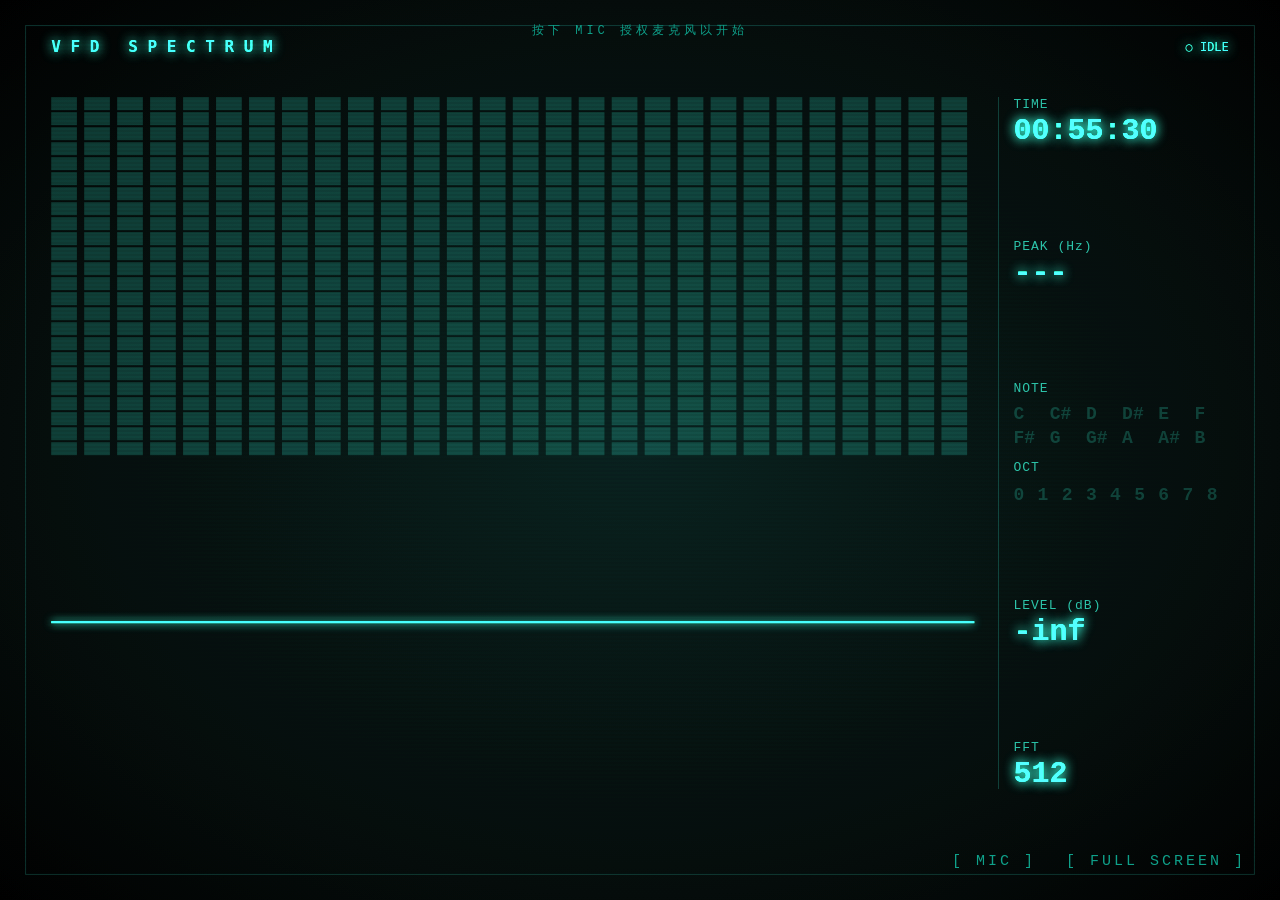
<file: HTML/audio-visualization/2.html>
<!DOCTYPE html>
<html lang="zh-CN">
<head>
  <meta charset="UTF-8">
  <meta name="viewport" content="width=device-width, initial-scale=1.0">
  <title>VFD 音频可视化</title>
  <style>
    /* VFD（真空荧光显示屏）风格：深色底 + 青蓝荧光 */
    :root {
      --vfd-glow: #38f9d7;
      --vfd-dim: #0a6b5c;
      --vfd-bg: #030807;
      /* 与 canvas layout() 中的 pad / panelW 保持一致，供右侧 HTML 面板定位 */
      --pad: max(24px, 4vw);
      --panelW: max(180px, 18vw);
      --vfd-dim-1: rgba(56, 249, 215, 0.14);
      --vfd-dim-2: rgba(56, 249, 215, 0.5);
    }

    * {
      margin: 0;
      padding: 0;
      box-sizing: border-box;
    }

    html,
    body {
      height: 100%;
      background: #000;
      overflow: hidden;
      font-family: "Consolas", "Courier New", monospace;
    }

    #stage {
      position: relative;
      width: 100%;
      height: 100%;
      /* 模拟玻璃外壳与暗角 */
      background: radial-gradient(ellipse at center, #061715 0%, var(--vfd-bg) 70%, #000 100%);
      filter: brightness(1.5);
    }

    canvas {
      position: absolute;
      inset: 0;
      width: 100%;
      height: 100%;
      display: block;
    }

    /* 荧光屏细扫描线覆盖层 */
    #scanlines {
      position: absolute;
      inset: 0;
      pointer-events: none;
      background: repeating-linear-gradient(to bottom,
          rgba(0, 0, 0, 0) 0px,
          rgba(0, 0, 0, 0) 2px,
          rgba(0, 0, 0, 0.18) 3px,
          rgba(0, 0, 0, 0) 4px);
      mix-blend-mode: multiply;
    }

    /* 纯文字操作按钮 */
    #controls {
      position: absolute;
      right: 32px;
      bottom: 26px;
      display: flex;
      gap: 26px;
      z-index: 10;
    }

    .btn {
      background: none;
      border: none;
      cursor: pointer;
      font-family: inherit;
      font-size: 15px;
      letter-spacing: 3px;
      color: var(--vfd-dim);
      text-transform: uppercase;
      padding: 4px 2px;
      transition: color .2s, text-shadow .2s;
      user-select: none;
    }

    .btn::before {
      content: "[ ";
    }

    .btn::after {
      content: " ]";
    }

    .btn:hover {
      color: var(--vfd-glow);
      text-shadow: 0 0 8px var(--vfd-glow), 0 0 18px var(--vfd-glow);
    }

    .btn.active {
      color: var(--vfd-glow);
      text-shadow: 0 0 6px var(--vfd-glow), 0 0 16px var(--vfd-glow);
    }

    #hint {
      position: absolute;
      top: 22px;
      left: 50%;
      transform: translateX(-50%);
      color: var(--vfd-dim);
      font-size: 12px;
      letter-spacing: 4px;
      text-transform: uppercase;
      z-index: 10;
      text-align: center;
      transition: opacity .4s;
    }

    /* 右侧数字状态面板（HTML 形式，替代原 canvas 绘制） */
    #statusPanel {
      position: absolute;
      top: calc(var(--pad) + 46px);
      right: var(--pad);
      bottom: calc(var(--pad) + 60px);
      width: var(--panelW);
      padding-left: 14px;
      border-left: 1px solid var(--vfd-dim-1);
      display: flex;
      flex-direction: column;
      justify-content: space-between;
      z-index: 10;
      pointer-events: none;
      color: var(--vfd-glow);
    }

    .stat {
      display: flex;
      flex-direction: column;
      gap: 4px;
    }

    .stat-label {
      font-size: 13px;
      letter-spacing: 1px;
      color: var(--vfd-dim-2);
    }

    .stat-value {
      font-size: 30px;
      font-weight: 600;
      line-height: 1;
      color: var(--vfd-glow);
      text-shadow: 0 0 12px var(--vfd-glow);
    }

    /* NOTE 音名 / 八度网格 */
    .note-grid {
      display: grid;
      grid-template-columns: repeat(6, 1fr);
      gap: 4px 2px;
      margin-top: 4px;
    }

    .oct-grid {
      display: grid;
      grid-template-columns: repeat(9, 1fr);
      gap: 2px;
      margin-top: 6px;
    }

    .note-cell,
    .oct-cell {
      font-size: 18px;
      font-weight: 600;
      color: var(--vfd-dim-1);
      transition: color .1s, text-shadow .1s;
    }

    .note-cell.active,
    .oct-cell.active {
      color: var(--vfd-glow);
      text-shadow: 0 0 14px var(--vfd-glow);
    }

    /* FFT 数值可用鼠标滚轮调整：需重新开启指针事件并给出可交互提示 */
    #stFft {
      pointer-events: auto;
      cursor: ns-resize;
      user-select: none;
    }

    /* 悬浮时以 1s 为周期循环闪烁，提示该数值可交互 */
    #stFft:hover {
      animation: fftBlink 1s ease-in-out infinite;
    }

    @keyframes fftBlink {
      0%, 100% {
        opacity: 1;
      }
      50% {
        opacity: 0.25;
      }
    }
  </style>
</head>
<body>
  <div id="stage">
    <canvas id="vfd"></canvas>
    <div id="scanlines"></div>
    <div id="hint">按下 MIC 授权麦克风以开始</div>
    <!-- 右侧数字状态面板（HTML） -->
    <div id="statusPanel">
      <div class="stat">
        <span class="stat-label">TIME</span>
        <span class="stat-value" id="stTime">--:--:--</span>
      </div>
      <div class="stat">
        <span class="stat-label">PEAK (Hz)</span>
        <span class="stat-value" id="stPeak">---</span>
      </div>
      <div class="stat">
        <span class="stat-label">NOTE</span>
        <div class="note-grid" id="stNoteGrid"></div>
        <span class="stat-label" style="margin-top:8px">OCT</span>
        <div class="oct-grid" id="stOctGrid"></div>
      </div>
      <div class="stat">
        <span class="stat-label">LEVEL (dB)</span>
        <span class="stat-value" id="stLevel">-inf</span>
      </div>
      <div class="stat">
        <span class="stat-label">FFT</span>
        <span class="stat-value" id="stFft">----</span>
      </div>
    </div>
    <div id="controls">
      <button class="btn" id="micBtn">MIC</button>
      <button class="btn" id="fsBtn">FULL SCREEN</button>
    </div>
  </div>
  <script>
    (function () {
      "use strict";

      const canvas = document.getElementById("vfd");
      const ctx = canvas.getContext("2d");
      const stage = document.getElementById("stage");
      const micBtn = document.getElementById("micBtn");
      const fsBtn = document.getElementById("fsBtn");
      const hint = document.getElementById("hint");

      // 右侧状态面板 HTML 元素
      const elTime = document.getElementById("stTime");
      const elPeak = document.getElementById("stPeak");
      const elLevel = document.getElementById("stLevel");
      const elFft = document.getElementById("stFft");
      const elNoteGrid = document.getElementById("stNoteGrid");
      const elOctGrid = document.getElementById("stOctGrid");

      // VFD 荧光主色
      const GLOW = "#38f9d7";
      const DIM_1 = "rgba(56, 249, 215, 0.14)";
      const DIM_2 = "rgba(56, 249, 215, 0.5)";

      let W = 0, H = 0, DPR = 1;

      function resize() {
        DPR = Math.min(window.devicePixelRatio || 1, 2);
        W = stage.clientWidth;
        H = stage.clientHeight;
        canvas.width = W * DPR;
        canvas.height = H * DPR;
        ctx.setTransform(DPR, 0, 0, DPR, 0, 0);
      }
      window.addEventListener("resize", resize);
      resize();

      // ---------- 音频 ----------
      let audioCtx = null, analyser = null, freqData = null, timeData = null;
      let micStream = null;     // 保存麦克风流以便关闭时停止音轨
      let running = false;
      let sampleRate = 44100;   // 采样率，用于频率/音符换算

      // 当前 FFT 大小（可用鼠标滚轮在 FFT 数值上调整），128 ~ 8192 之间的 2 的幂
      const FFT_MIN = 128, FFT_MAX = 8192;
      let fftSize = 512;        // 影响音符识别，值为 4096 时效果较好

      async function initMic() {
        if (running) return;
        try {
          const stream = await navigator.mediaDevices.getUserMedia({ audio: true });
          audioCtx = new (window.AudioContext || window.webkitAudioContext)();
          const src = audioCtx.createMediaStreamSource(stream);
          analyser = audioCtx.createAnalyser();
          analyser.fftSize = fftSize;
          analyser.smoothingTimeConstant = 0.8;
          analyser.minDecibels = -85;   // 拓宽动态范围，避免频谱条轻易撑满
          analyser.maxDecibels = -10;
          src.connect(analyser);
          sampleRate = audioCtx.sampleRate;
          freqData = new Uint8Array(analyser.frequencyBinCount);
          timeData = new Uint8Array(analyser.fftSize);
          micStream = stream;
          running = true;
          micBtn.classList.add("active");
          hint.style.opacity = "0";
        } catch (e) {
          hint.textContent = "麦克风访问被拒绝";
          hint.style.opacity = "1";
        }
      }

      // 关闭麦克风：停止音轨、释放音频上下文并复位状态
      function stopMic() {
        if (!running) return;
        if (micStream) {
          micStream.getTracks().forEach(t => t.stop());
          micStream = null;
        }
        if (audioCtx) {
          audioCtx.close();
          audioCtx = null;
        }
        analyser = null;
        running = false;
        micBtn.classList.remove("active");
        hint.textContent = "按下 MIC 授权麦克风以开始";
        hint.style.opacity = "1";
      }

      // 点击 MIC：在开启 / 关闭之间切换
      micBtn.addEventListener("click", () => {
        if (running) stopMic();
        else initMic();
      });

      // 应用新的 FFT 大小：限制在 [128, 8192] 的 2 的幂之间，运行中则实时生效
      function applyFftSize(next) {
        next = Math.min(FFT_MAX, Math.max(FFT_MIN, next));
        if (next === fftSize) return;
        fftSize = next;
        if (running && analyser) {
          analyser.fftSize = fftSize;
          // fftSize 变化后需重建数据缓冲区与频段索引
          freqData = new Uint8Array(analyser.frequencyBinCount);
          timeData = new Uint8Array(analyser.fftSize);
          bands = null;
        }
        elFft.textContent = fftSize + "";
      }

      // 鼠标在 FFT 数值上滚动：向上放大 1 倍，向下缩小 1/2
      elFft.addEventListener("wheel", (e) => {
        e.preventDefault();
        applyFftSize(e.deltaY < 0 ? fftSize * 2 : fftSize / 2);
      }, { passive: false });

      // ---------- 全屏 ----------
      fsBtn.addEventListener("click", () => {
        if (!document.fullscreenElement) {
          stage.requestFullscreen && stage.requestFullscreen();
        } else {
          document.exitFullscreen && document.exitFullscreen();
        }
      });
      document.addEventListener("fullscreenchange", () => {
        fsBtn.classList.toggle("active", !!document.fullscreenElement);
        resize();
      });

      // ---------- 频段分组：将 FFT 频谱映射为若干 VFD 条 ----------
      const BAR_COUNT = 28;          // 频谱条数量
      const SEG_MAX = 24;            // 每条最大段数（VFD 分段）
      const peaks = new Array(BAR_COUNT).fill(0);   // 峰值保持（段数）
      const levels = new Array(BAR_COUNT).fill(0);  // 当前平滑电平

      // 对数分布采样索引，低频更细腻
      function buildBands(bins) {
        const bands = [];
        const minF = 2, maxF = bins; // 覆盖全部 bin，保留高频
        for (let i = 0; i <= BAR_COUNT; i++) {
          const t = i / BAR_COUNT;
          bands.push(Math.floor(minF * Math.pow(maxF / minF, t)));
        }
        return bands;
      }
      let bands = null;

      // ---------- 绘制 ----------
      function draw() {
        requestAnimationFrame(draw);
        ctx.clearRect(0, 0, W, H);

        if (running) {
          analyser.getByteFrequencyData(freqData);
          analyser.getByteTimeDomainData(timeData);
          if (!bands) bands = buildBands(freqData.length);
        }

        drawFrame();
        drawSpectrum();
        drawWaveform();
        drawLevelMeter();
        updateStatusPanel();
      }

      // 屏幕布局参数
      function layout() {
        const pad = Math.max(24, W * 0.04);
        const panelW = Math.max(180, W * 0.18);   // 右侧文字面板宽度
        const panelX = W - pad - panelW;          // 右侧面板左边界
        const contentRight = panelX - 24;         // 频谱/波形右边界
        const contentW = contentRight - pad;      // 频谱/波形可用宽度
        const specTop = pad + 46;
        const specH = H * 0.40;
        const specBottom = specTop + specH;
        const reflectH = specH * 0.20;         // 频谱倒影高度
        const waveTop = specBottom + reflectH + 30;
        const waveH = H * 0.14;
        const statusTop = specTop;             // 右侧状态栏顶部
        const statusH = H - statusTop - pad - 60; // 状态栏高度（预留底部按钮空间）
        return { pad, panelW, panelX, contentRight, contentW, specTop, specH, specBottom, reflectH, waveTop, waveH, statusTop, statusH };
      }

      // 外框 + 标题（纯文字标签，营造仪器面板感）
      function drawFrame() {
        const { pad } = layout();
        ctx.save();
        ctx.strokeStyle = DIM_1;
        ctx.lineWidth = 1;
        ctx.strokeRect(pad * 0.5, pad * 0.5, W - pad, H - pad);

        ctx.fillStyle = GLOW;
        ctx.shadowColor = GLOW;
        ctx.shadowBlur = 12;
        ctx.font = "600 16px Consolas, monospace";
        ctx.textBaseline = "top";
        ctx.globalAlpha = 0.9;
        ctx.fillText("V F D   S P E C T R U M", pad, pad * 0.5 + 14);

        ctx.font = "12px Consolas, monospace";
        ctx.textAlign = "right";
        ctx.fillText(running ? "● LIVE" : "○ IDLE", W - pad, pad * 0.5 + 16);
        ctx.textAlign = "left";
        ctx.restore();
      }

      // 分段式频谱条（VFD 经典分段柱）
      function drawSpectrum() {
        const { pad, contentW, specTop, specH, specBottom, reflectH } = layout();
        const usableW = contentW;
        const gap = usableW / BAR_COUNT * 0.22;
        const barW = usableW / BAR_COUNT - gap;
        const segGap = 2;
        const segH = (specH / SEG_MAX) - segGap;

        for (let i = 0; i < BAR_COUNT; i++) {
          let target = 0;
          if (running && bands) {
            const start = bands[i], end = Math.max(bands[i + 1], start + 1);
            let sum = 0;
            for (let j = start; j < end; j++) sum += freqData[j];
            const avg = sum / (end - start) / 255;
            // gamma > 1 压低中低电平，减缓撑满；轻微高频补偿
            const tilt = 1 + (i / BAR_COUNT) * 0.35;
            target = Math.pow(avg, 1.6) * tilt;
            target = Math.min(1, target);
          }

          // 平滑上升/下降
          if (target > levels[i]) levels[i] += (target - levels[i]) * 0.55;
          else levels[i] += (target - levels[i]) * 0.14;

          const litSeg = Math.round(levels[i] * SEG_MAX);

          // 峰值保持并缓慢下落
          if (litSeg > peaks[i]) peaks[i] = litSeg;
          else peaks[i] = Math.max(0, peaks[i] - 0.15);

          const x = pad + i * (barW + gap);

          for (let s = 0; s < SEG_MAX; s++) {
            const y = specTop + specH - (s + 1) * (segH + segGap);
            const on = s < litSeg;
            const isPeak = Math.round(peaks[i]) === s + 1;

            if (on || isPeak) {
              // 顶部区段偏暖（红），中部青，底部亮青 —— 荧光渐层
              let color = GLOW;
              const ratio = s / SEG_MAX;
              if (ratio > 0.82) color = "#ff5b6b";
              else if (ratio > 0.62) color = "#ffd24a";
              ctx.fillStyle = color;
              ctx.shadowColor = color;
              ctx.shadowBlur = isPeak ? 16 : 10;
              ctx.globalAlpha = isPeak ? 1 : 0.92;
            } else {
              // 未点亮段：暗格（VFD 空段的微弱残影）
              ctx.fillStyle = DIM_1;
              ctx.shadowBlur = 0;
              ctx.globalAlpha = 1;
            }
            ctx.fillRect(x, y, barW, segH);
          }

          // 底部镜像倒影（渐隐，营造荧光玻璃反射）
          const litH = litSeg * (segH + segGap);
          if (litH > 0) {
            const grad = ctx.createLinearGradient(0, specBottom, 0, specBottom + reflectH);
            grad.addColorStop(0, "rgba(56, 249, 215, 0.22)");
            grad.addColorStop(1, "rgba(56, 249, 215, 0)");
            ctx.fillStyle = grad;
            ctx.shadowBlur = 0;
            ctx.globalAlpha = 1;
            const rH = Math.min(reflectH, litH * 0.5);
            ctx.fillRect(x, specBottom + 2, barW, rH);
          }
        }
        ctx.globalAlpha = 1;
        ctx.shadowBlur = 0;
      }

      // 底部波形（示波器式点阵）
      function drawWaveform() {
        const { pad, contentRight, contentW, waveTop, waveH } = layout();
        const usableW = contentW;
        const mid = waveTop + waveH / 2;

        ctx.save();
        // 中线
        ctx.strokeStyle = DIM_1;
        ctx.lineWidth = 1;
        ctx.beginPath();
        ctx.moveTo(pad, mid);
        ctx.lineTo(contentRight, mid);
        ctx.stroke();

        ctx.strokeStyle = GLOW;
        ctx.shadowColor = GLOW;
        ctx.shadowBlur = 8;
        ctx.lineWidth = 2;
        ctx.beginPath();

        const n = 128;
        for (let i = 0; i < n; i++) {
          let v = 0.5;
          if (running) {
            const idx = Math.floor(i / n * timeData.length);
            v = timeData[idx] / 255;
          }
          const x = pad + (i / (n - 1)) * usableW;
          const y = mid + (v - 0.5) * waveH;
          if (i === 0) ctx.moveTo(x, y); else ctx.lineTo(x, y);
        }
        ctx.stroke();
        ctx.restore();
      }

      // 右上角总电平条（VU 感）
      function drawLevelMeter() {
        if (!running) return;
        let sum = 0;
        for (let i = 0; i < freqData.length; i++) sum += freqData[i];
        const avg = sum / freqData.length / 255;

        const { pad } = layout();
        const barW = 160, barH = 8;
        const x = W - pad - barW;
        const y = pad * 0.5 + 40;
        const segs = 20;
        const lit = Math.round(avg * 2.2 * segs);

        for (let s = 0; s < segs; s++) {
          const sx = x + s * (barW / segs);
          const on = s < lit;
          let color = GLOW;
          if (s / segs > 0.8) color = "#ff5b6b";
          else if (s / segs > 0.6) color = "#ffd24a";
          ctx.fillStyle = on ? color : DIM_1;
          ctx.shadowColor = color;
          ctx.shadowBlur = on ? 10 : 0;
          ctx.fillRect(sx, y, barW / segs - 3, barH);
        }
        ctx.shadowBlur = 0;
      }

      // 频率 → 音名换算（用于状态栏显示主频音符）
      const NOTE_NAMES = ["C", "C#", "D", "D#", "E", "F", "F#", "G", "G#", "A", "A#", "B"];
      function freqToNote(f) {
        if (f <= 0) return "--";
        const n = Math.round(12 * Math.log2(f / 440) + 69);
        const name = NOTE_NAMES[((n % 12) + 12) % 12];
        const octave = Math.floor(n / 12) - 1;
        return name + octave;
      }

      // 计算主频（能量最大的频点对应频率）
      function dominantFreq() {
        if (!running) return 0;
        let maxV = 0, maxI = 0;
        for (let i = 1; i < freqData.length; i++) {
          if (freqData[i] > maxV) { maxV = freqData[i]; maxI = i; }
        }
        if (maxV < 20) return 0;
        return maxI * sampleRate / analyser.fftSize;
      }

      // 可显示的八度范围
      const OCTAVES = [0, 1, 2, 3, 4, 5, 6, 7, 8];

      // 初始化 NOTE / OCT 网格单元（一次性创建，之后仅切换 active 类）
      const noteCells = NOTE_NAMES.map(name => {
        const el = document.createElement("span");
        el.className = "note-cell";
        el.textContent = name;
        elNoteGrid.appendChild(el);
        return el;
      });
      const octCells = OCTAVES.map(o => {
        const el = document.createElement("span");
        el.className = "oct-cell";
        el.textContent = o;
        elOctGrid.appendChild(el);
        return el;
      });

      // 更新右侧 HTML 状态面板（时钟 / 主频 / 音符 / dB / FFT）
      function updateStatusPanel() {
        // RMS → dB
        let db = -Infinity;
        if (running) {
          let sum = 0;
          for (let i = 0; i < timeData.length; i++) {
            const v = (timeData[i] - 128) / 128;
            sum += v * v;
          }
          const rms = Math.sqrt(sum / timeData.length);
          db = rms > 0 ? 20 * Math.log10(rms) : -Infinity;
        }

        const f = dominantFreq();

        // 当前主频对应的半音索引（0-11）与八度，无信号时为 -1
        let activeNote = -1, activeOctave = -99;
        if (running && f > 0) {
          const nn = Math.round(12 * Math.log2(f / 440) + 69);
          activeNote = ((nn % 12) + 12) % 12;
          activeOctave = Math.floor(nn / 12) - 1;
        }

        elTime.textContent = new Date().toTimeString().slice(0, 8);
        elPeak.textContent = f > 0 ? f.toFixed(0) : "---";
        elLevel.textContent = isFinite(db) ? db.toFixed(1) : "-inf";
        elFft.textContent = fftSize + "";

        // 高亮当前音符与八度
        noteCells.forEach((el, i) => el.classList.toggle("active", i === activeNote));
        octCells.forEach((el, i) => el.classList.toggle("active", OCTAVES[i] === activeOctave));
      }

      draw();
    })();
  </script>
</body>
</html>
</file>
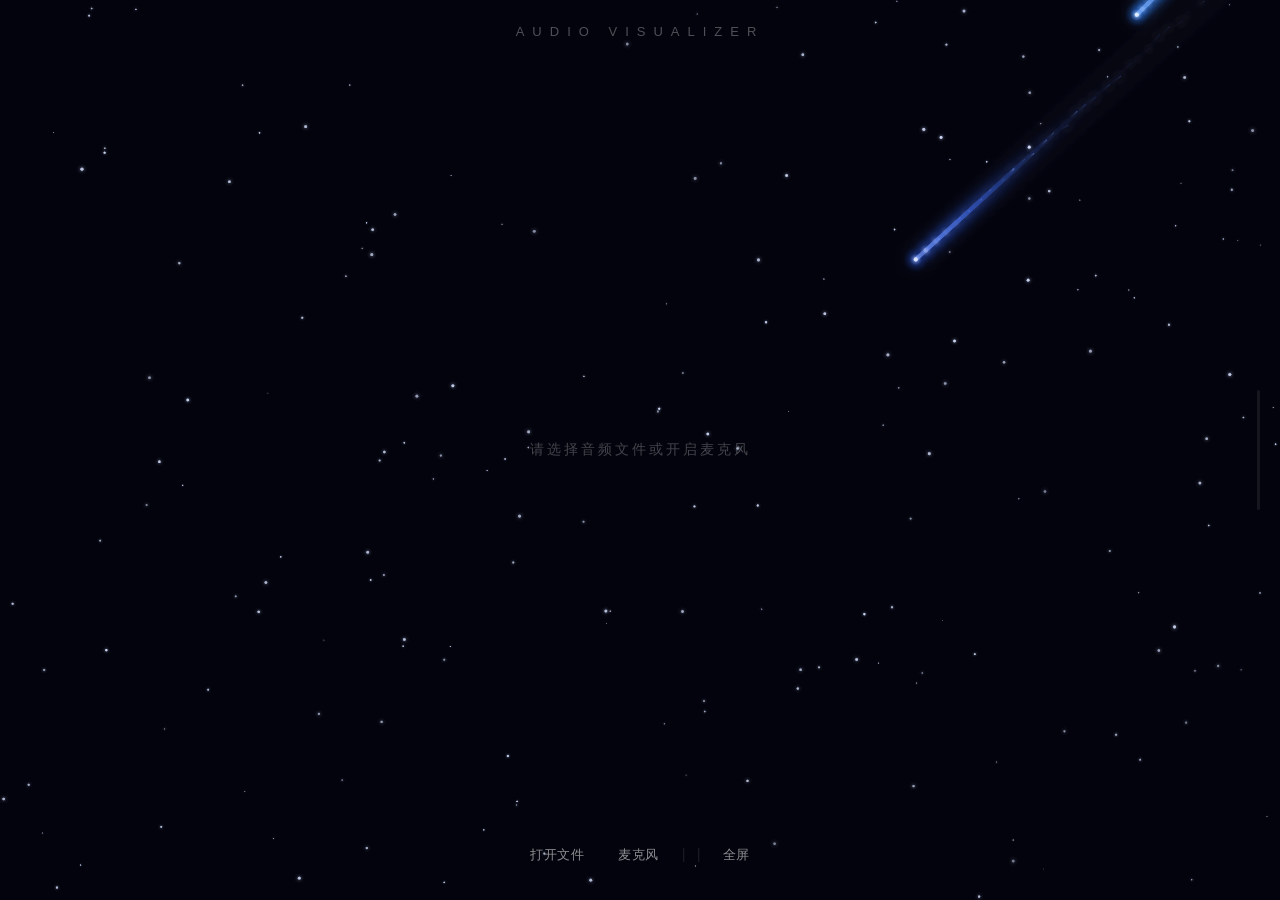
<file: HTML/audio-visualization/3.html>
<!DOCTYPE html>
<html lang="zh-CN">
<head>
  <meta charset="UTF-8">
  <meta name="viewport" content="width=device-width, initial-scale=1.0">
  <title>音频可视化 - Audio Visualizer</title>
  <style>
    * {
      margin: 0;
      padding: 0;
      box-sizing: border-box;
    }

    body {
      background: #000;
      overflow: hidden;
      font-family: 'Segoe UI', 'Microsoft YaHei', sans-serif;
      color: #fff;
    }

    canvas {
      display: block;
      position: fixed;
      top: 0;
      left: 0;
    }

    /* 控制面板 */
    .controls {
      position: fixed;
      bottom: 24px;
      left: 50%;
      transform: translateX(-50%);
      display: flex;
      gap: 6px;
      align-items: center;
      z-index: 100;
      padding: 6px 12px;
    }

    .btn {
      padding: 6px 14px;
      border: none;
      border-radius: 4px;
      cursor: pointer;
      font-size: 13px;
      font-weight: 400;
      transition: all 0.2s ease;
      background: transparent;
      color: rgba(255, 255, 255, 0.55);
      outline: none;
      letter-spacing: 0.5px;
    }

    .btn:hover {
      color: rgba(255, 255, 255, 0.9);
      background: rgba(255, 255, 255, 0.08);
    }

    .btn:active {
      color: #fff;
    }

    .btn.active {
      color: #fff;
      background: rgba(255, 255, 255, 0.12);
    }

    .btn.mic-btn.active {
      color: #4da6ff;
      animation: pulse 1.5s infinite;
    }

    @keyframes pulse {
      0%, 100% { opacity: 1; }
      50% { opacity: 0.6; }
    }

    input[type="file"] {
      display: none;
    }

    /* 标题 */
    .title {
      position: fixed;
      top: 24px;
      left: 50%;
      transform: translateX(-50%);
      font-size: 13px;
      font-weight: 400;
      letter-spacing: 8px;
      text-transform: uppercase;
      z-index: 100;
      color: rgba(255, 255, 255, 0.3);
      user-select: none;
    }

    /* 音量条 */
    .volume-bar {
      position: fixed;
      right: 20px;
      top: 50%;
      transform: translateY(-50%);
      width: 3px;
      height: 120px;
      background: rgba(255, 255, 255, 0.08);
      border-radius: 2px;
      overflow: hidden;
      z-index: 100;
    }

    .volume-fill {
      position: absolute;
      bottom: 0;
      width: 100%;
      background: rgba(77, 166, 255, 0.5);
      border-radius: 2px;
      transition: height 0.1s ease;
    }

    /* 提示文字 */
    .hint {
      position: fixed;
      top: 50%;
      left: 50%;
      transform: translate(-50%, -50%);
      font-size: 14px;
      opacity: 0.25;
      text-align: center;
      z-index: 50;
      pointer-events: none;
      transition: opacity 0.5s ease;
      letter-spacing: 3px;
      font-weight: 300;
    }

    .hint.hidden {
      opacity: 0;
    }

    /* 音频信息 */
    .track-info {
      position: fixed;
      top: 55px;
      left: 50%;
      transform: translateX(-50%);
      font-size: 12px;
      opacity: 0;
      z-index: 100;
      text-align: center;
      transition: opacity 0.5s ease;
      color: rgba(255, 255, 255, 0.4);
    }

    .track-info.visible {
      opacity: 1;
    }

    /* 播放进度 */
    .progress-container {
      position: fixed;
      bottom: 60px;
      left: 50%;
      transform: translateX(-50%);
      width: 240px;
      z-index: 100;
      opacity: 0;
      transition: opacity 0.3s ease;
    }

    .progress-container.visible {
      opacity: 1;
    }

    .progress-bar {
      width: 100%;
      height: 2px;
      background: rgba(255, 255, 255, 0.1);
      border-radius: 1px;
      cursor: pointer;
      position: relative;
    }

    .progress-fill {
      height: 100%;
      background: rgba(77, 166, 255, 0.5);
      border-radius: 1px;
      width: 0%;
      transition: width 0.1s linear;
    }

    .time-display {
      display: flex;
      justify-content: space-between;
      font-size: 10px;
      opacity: 0.3;
      margin-top: 4px;
    }

    /* 分割线 */
    .divider {
      width: 1px;
      height: 14px;
      background: rgba(255, 255, 255, 0.12);
      margin: 0 4px;
    }

  </style>
</head>
<body>
  <canvas id="canvas"></canvas>

  <div class="title">AUDIO VISUALIZER</div>
  <div class="track-info" id="trackInfo"></div>

  <div class="hint" id="hint">
    请选择音频文件或开启麦克风
  </div>

  <div class="volume-bar">
    <div class="volume-fill" id="volumeFill"></div>
  </div>

  <div class="progress-container" id="progressContainer">
    <div class="progress-bar" id="progressBar">
      <div class="progress-fill" id="progressFill"></div>
    </div>
    <div class="time-display">
      <span id="currentTime">0:00</span>
      <span id="totalTime">0:00</span>
    </div>
  </div>

  <div class="controls">
    <input type="file" id="fileInput" accept="audio/*">
    <button class="btn" id="uploadBtn">打开文件</button>
    <button class="btn mic-btn" id="micBtn">麦克风</button>

    <div class="divider"></div>

    <button class="btn" id="playBtn" style="display:none;">播放</button>

    <div class="divider"></div>

    <button class="btn" id="fullscreenBtn">全屏</button>
  </div>

  <script>
    // ==================== 初始化 ====================
    const canvas = document.getElementById('canvas');
    const ctx = canvas.getContext('2d');

    let width, height;

    function resize() {
      width = canvas.width = window.innerWidth;
      height = canvas.height = window.innerHeight;
      initStars();
    }
    window.addEventListener('resize', resize);

    // ==================== 音频相关 ====================
    let audioContext;
    let analyser;
    let source;
    let audio = new Audio();
    let dataArray;
    let bufferLength;
    let isPlaying = false;
    let isMicActive = false;
    let micStream;
    let animationId;

    // 初始化音频上下文
    function initAudio() {
      if (audioContext) return;
      audioContext = new (window.AudioContext || window.webkitAudioContext)();
      analyser = audioContext.createAnalyser();
      analyser.fftSize = 256;
      analyser.smoothingTimeConstant = 0.8;
      bufferLength = analyser.frequencyBinCount;
      dataArray = new Uint8Array(bufferLength);
    }

    // 播放音频文件
    function playFile(file) {
      initAudio();

      if (audioContext.state === 'suspended') {
        audioContext.resume();
      }

      stopMic();

      const url = URL.createObjectURL(file);
      audio.src = url;

      if (source) {
        source.disconnect();
      }

      source = audioContext.createMediaElementSource(audio);
      source.connect(analyser);
      analyser.connect(audioContext.destination);

      audio.play();
      isPlaying = true;

      document.getElementById('playBtn').style.display = 'inline-block';
      document.getElementById('playBtn').textContent = '暂停';
      document.getElementById('hint').classList.add('hidden');
      document.getElementById('progressContainer').classList.add('visible');
      document.getElementById('trackInfo').classList.add('visible');
      document.getElementById('trackInfo').textContent = file.name.replace(/\.[^/.]+$/, '');

      audio.addEventListener('loadedmetadata', () => {
        document.getElementById('totalTime').textContent = formatTime(audio.duration);
      });
    }

    // 使用麦克风
    async function toggleMic() {
      if (isMicActive) {
        stopMic();
        return;
      }

      initAudio();

      if (audioContext.state === 'suspended') {
        audioContext.resume();
      }

      try {
        micStream = await navigator.mediaDevices.getUserMedia({ audio: true });

        audio.pause();
        isPlaying = false;
        if (source) source.disconnect();

        source = audioContext.createMediaStreamSource(micStream);
        source.connect(analyser);

        isMicActive = true;
        document.getElementById('micBtn').classList.add('active');
        document.getElementById('hint').classList.add('hidden');
        document.getElementById('playBtn').style.display = 'none';
        document.getElementById('progressContainer').classList.remove('visible');
        document.getElementById('trackInfo').classList.add('visible');
        document.getElementById('trackInfo').textContent = '麦克风输入';
      } catch (err) {
        alert('无法访问麦克风，请检查权限设置。');
        console.error(err);
      }
    }

    function stopMic() {
      if (micStream) {
        micStream.getTracks().forEach(track => track.stop());
        micStream = null;
      }
      isMicActive = false;
      document.getElementById('micBtn').classList.remove('active');
    }

    // 格式化时间
    function formatTime(seconds) {
      if (isNaN(seconds)) return '0:00';
      const mins = Math.floor(seconds / 60);
      const secs = Math.floor(seconds % 60);
      return `${mins}:${secs.toString().padStart(2, '0')}`;
    }

    // ==================== 背景星星 ====================
    let stars = [];
    const STAR_COUNT = 200;

    function initStars() {
      stars = [];
      for (let i = 0; i < STAR_COUNT; i++) {
        stars.push({
          x: Math.random() * width,
          y: Math.random() * height,
          size: Math.random() * 1.2 + 0.3,
          brightness: Math.random() * 0.5 + 0.3,
          twinkleSpeed: Math.random() * 0.02 + 0.005,
          twinklePhase: Math.random() * Math.PI * 2
        });
      }
    }

    function drawStars(time) {
      for (const star of stars) {
        const twinkle = Math.sin(time * star.twinkleSpeed + star.twinklePhase) * 0.3 + 0.7;
        const alpha = star.brightness * twinkle;

        ctx.save();
        ctx.globalAlpha = alpha;
        ctx.fillStyle = 'rgba(220, 230, 255, 1)';
        ctx.shadowBlur = star.size * 2;
        ctx.shadowColor = 'rgba(180, 200, 255, 0.4)';
        ctx.beginPath();
        ctx.arc(star.x, star.y, star.size, 0, Math.PI * 2);
        ctx.fill();
        ctx.restore();
      }
    }

    // ==================== 流星系统 ====================
    let meteors = [];

    class Meteor {
      constructor(options = {}) {
        // 流星起始位置（固定从右上角飞入）
        this.x = width * 0.5 + Math.random() * width * 0.8;
        this.y = -20 - Math.random() * height * 0.3;

        // 飞行角度（固定从右上到左下，略有随机偏移）
        this.angle = Math.PI * 3 / 4 + (Math.random() - 0.5) * 0.2; // 约135°方向（左下），偏移±11°

        this.speed = options.speed || (6 + Math.random() * 8);
        this.vx = Math.cos(this.angle) * this.speed;
        this.vy = Math.sin(this.angle) * this.speed;

        // 外观属性
        this.hue = options.hue !== undefined ? options.hue : (200 + Math.random() * 40); // 蓝色调为主
        this.size = options.size || (1.5 + Math.random() * 2);
        this.tailLength = options.tailLength || (80 + Math.random() * 120);
        this.life = 1;
        this.decay = options.decay || (0.003 + Math.random() * 0.004);

        // 尾迹粒子
        this.trailParticles = [];
        this.trailTimer = 0;
      }

      update(intensity) {
        // 速度受音频强度影响
        const speedMult = 1 + intensity * 2.5;
        this.x += this.vx * speedMult;
        this.y += this.vy * speedMult;

        // 产生尾迹粒子
        this.trailTimer++;
        if (this.trailTimer >= 1) {
          this.trailTimer = 0;
          this.trailParticles.push({
            x: this.x,
            y: this.y,
            vx: -this.vx * 0.1 + (Math.random() - 0.5) * 0.5,
            vy: -this.vy * 0.1 + (Math.random() - 0.5) * 0.5,
            size: this.size * (0.3 + Math.random() * 0.4),
            life: 1,
            decay: 0.02 + Math.random() * 0.03
          });
        }

        // 更新尾迹粒子
        for (let i = this.trailParticles.length - 1; i >= 0; i--) {
          const p = this.trailParticles[i];
          p.x += p.vx;
          p.y += p.vy;
          p.vx *= 0.96;
          p.vy *= 0.96;
          p.life -= p.decay;
          p.size *= 0.97;
          if (p.life <= 0) {
            this.trailParticles.splice(i, 1);
          }
        }

        // 生命周期衰减
        this.life -= this.decay;

        // 超出屏幕（左下方向）时加速消亡
        if (this.x < -200 || this.y > height + 200) {
          this.life = Math.min(this.life, 0.3);
          this.decay = Math.max(this.decay, 0.02);
        }
      }

      draw() {
        // 绘制尾迹粒子
        for (const p of this.trailParticles) {
          ctx.save();
          ctx.globalAlpha = p.life * this.life * 0.6;
          ctx.fillStyle = `hsl(${this.hue}, 90%, ${60 + p.life * 20}%)`;
          ctx.shadowBlur = 6;
          ctx.shadowColor = `hsl(${this.hue}, 100%, 60%)`;
          ctx.beginPath();
          ctx.arc(p.x, p.y, p.size, 0, Math.PI * 2);
          ctx.fill();
          ctx.restore();
        }

        // 绘制流星拖尾（渐变线）
        const tailX = this.x - Math.cos(this.angle) * this.tailLength * this.life;
        const tailY = this.y - Math.sin(this.angle) * this.tailLength * this.life;

        const tailGrad = ctx.createLinearGradient(this.x, this.y, tailX, tailY);
        tailGrad.addColorStop(0, `hsla(${this.hue}, 100%, 85%, ${this.life})`);
        tailGrad.addColorStop(0.1, `hsla(${this.hue}, 95%, 70%, ${this.life * 0.7})`);
        tailGrad.addColorStop(0.5, `hsla(${this.hue}, 80%, 55%, ${this.life * 0.3})`);
        tailGrad.addColorStop(1, `hsla(${this.hue}, 60%, 40%, 0)`);

        ctx.save();
        ctx.strokeStyle = tailGrad;
        ctx.lineWidth = this.size * 2;
        ctx.lineCap = 'round';
        ctx.shadowBlur = 15;
        ctx.shadowColor = `hsl(${this.hue}, 100%, 60%)`;
        ctx.beginPath();
        ctx.moveTo(this.x, this.y);
        ctx.lineTo(tailX, tailY);
        ctx.stroke();
        ctx.restore();

        // 绘制流星头部（明亮光点）
        ctx.save();
        const headGrad = ctx.createRadialGradient(this.x, this.y, 0, this.x, this.y, this.size * 6);
        headGrad.addColorStop(0, `hsla(${this.hue}, 100%, 95%, ${this.life})`);
        headGrad.addColorStop(0.2, `hsla(${this.hue}, 100%, 75%, ${this.life * 0.8})`);
        headGrad.addColorStop(0.5, `hsla(${this.hue}, 90%, 55%, ${this.life * 0.3})`);
        headGrad.addColorStop(1, `hsla(${this.hue}, 80%, 40%, 0)`);
        ctx.fillStyle = headGrad;
        ctx.beginPath();
        ctx.arc(this.x, this.y, this.size * 6, 0, Math.PI * 2);
        ctx.fill();

        // 头部核心
        ctx.fillStyle = `hsla(${this.hue}, 100%, 95%, ${this.life})`;
        ctx.shadowBlur = 20;
        ctx.shadowColor = `hsl(${this.hue}, 100%, 70%)`;
        ctx.beginPath();
        ctx.arc(this.x, this.y, this.size, 0, Math.PI * 2);
        ctx.fill();
        ctx.restore();
      }

      isDead() {
        return this.life <= 0;
      }
    }

    // ==================== 爆发粒子（流星撞击/消散效果） ====================
    let burstParticles = [];

    function spawnBurst(x, y, hue, count, intensity) {
      for (let i = 0; i < count; i++) {
        const angle = Math.random() * Math.PI * 2;
        const speed = (1 + Math.random() * 4) * (1 + intensity);
        burstParticles.push({
          x: x,
          y: y,
          vx: Math.cos(angle) * speed,
          vy: Math.sin(angle) * speed,
          size: Math.random() * 2.5 + 0.8,
          life: 1,
          decay: 0.01 + Math.random() * 0.02,
          hue: hue + (Math.random() - 0.5) * 30,
          gravity: 0.02 + Math.random() * 0.03
        });
      }
    }

    function updateBurstParticles() {
      for (let i = burstParticles.length - 1; i >= 0; i--) {
        const p = burstParticles[i];
        p.x += p.vx;
        p.y += p.vy;
        p.vy += p.gravity;
        p.vx *= 0.98;
        p.vy *= 0.98;
        p.life -= p.decay;
        p.size *= 0.985;
        if (p.life <= 0) {
          burstParticles.splice(i, 1);
        }
      }
    }

    function drawBurstParticles() {
      for (const p of burstParticles) {
        ctx.save();
        ctx.globalAlpha = p.life;
        ctx.fillStyle = `hsl(${p.hue}, 90%, ${50 + p.life * 30}%)`;
        ctx.shadowBlur = 8;
        ctx.shadowColor = `hsl(${p.hue}, 100%, 60%)`;
        ctx.beginPath();
        ctx.arc(p.x, p.y, p.size, 0, Math.PI * 2);
        ctx.fill();
        ctx.restore();
      }
    }

    // ==================== 地面辉光 ====================
    function drawGroundGlow(bass, mid, treble) {
      const gradient = ctx.createLinearGradient(0, height - 200, 0, height);
      const glowIntensity = bass * 0.4 + mid * 0.2;
      gradient.addColorStop(0, 'rgba(0, 0, 0, 0)');
      gradient.addColorStop(0.5, `hsla(210, 60%, 15%, ${glowIntensity * 0.3})`);
      gradient.addColorStop(1, `hsla(220, 70%, 10%, ${glowIntensity * 0.5})`);
      ctx.fillStyle = gradient;
      ctx.fillRect(0, height - 200, width, 200);

      // 地平线光带
      ctx.save();
      ctx.fillStyle = `hsla(210, 80%, 35%, ${glowIntensity * 0.15})`;
      ctx.fillRect(0, height - 3, width, 3);
      ctx.restore();
    }

    // ==================== 节拍检测 ====================
    let beatHistory = [];
    let beatCooldown = 0;

    function detectBeat(bass) {
      beatHistory.push(bass);
      if (beatHistory.length > 40) beatHistory.shift();
      const avg = beatHistory.reduce((a, b) => a + b, 0) / beatHistory.length;
      const variance = beatHistory.reduce((a, b) => a + (b - avg) ** 2, 0) / beatHistory.length;
      const threshold = avg + Math.sqrt(variance) * 1.4;
      if (beatCooldown > 0) {
        beatCooldown--;
        return false;
      }
      if (bass > threshold && bass > 0.35) {
        beatCooldown = 6;
        return true;
      }
      return false;
    }

    // ==================== 频率分析 ====================
    function getFrequencyData() {
      if (!analyser) return { bass: 0, mid: 0, treble: 0, avg: 0 };

      analyser.getByteFrequencyData(dataArray);

      // 划分频段
      const bassEnd = Math.floor(bufferLength * 0.1);
      const midEnd = Math.floor(bufferLength * 0.4);

      let bassSum = 0, midSum = 0, trebleSum = 0, totalSum = 0;

      for (let i = 0; i < bufferLength; i++) {
        totalSum += dataArray[i];
        if (i < bassEnd) bassSum += dataArray[i];
        else if (i < midEnd) midSum += dataArray[i];
        else trebleSum += dataArray[i];
      }

      return {
        bass: bassSum / bassEnd / 255,
        mid: midSum / (midEnd - bassEnd) / 255,
        treble: trebleSum / (bufferLength - midEnd) / 255,
        avg: totalSum / bufferLength / 255
      };
    }

    // ==================== 主渲染循环 ====================
    let lastTime = 0;
    let meteorSpawnTimer = 0;

    function render(time) {
      animationId = requestAnimationFrame(render);

      const dt = time - lastTime;
      lastTime = time;

      // 获取音频数据
      const { bass, mid, treble, avg } = getFrequencyData();

      // 节拍检测
      const isBeat = detectBeat(bass);

      // 更新音量条
      document.getElementById('volumeFill').style.height = `${avg * 100}%`;

      // 更新播放进度
      if (isPlaying && audio.duration) {
        const progress = (audio.currentTime / audio.duration) * 100;
        document.getElementById('progressFill').style.width = `${progress}%`;
        document.getElementById('currentTime').textContent = formatTime(audio.currentTime);
      }

      // 清除画布（带有微弱拖尾效果）
      ctx.fillStyle = 'rgba(5, 5, 15, 0.2)';
      ctx.fillRect(0, 0, width, height);

      // 绘制背景星星
      drawStars(time);

      // 绘制地面辉光
      drawGroundGlow(bass, mid, treble);

      // 生成流星
      meteorSpawnTimer += dt;
      const baseSpawnRate = 400; // 基础生成间隔（毫秒）
      const spawnRate = baseSpawnRate / (1 + avg * 3); // 音频越强流星越密集
      if (meteorSpawnTimer > spawnRate) {
        meteorSpawnTimer = 0;
        const hue = 190 + Math.random() * 50; // 蓝色调（深蓝到浅蓝青）
        meteors.push(new Meteor({ hue }));

        // 中高频时额外生成小型流星
        if (mid > 0.4 && Math.random() < 0.5) {
          meteors.push(new Meteor({
            size: 1 + Math.random() * 1,
            tailLength: 40 + Math.random() * 60,
            speed: 8 + Math.random() * 10,
            decay: 0.005 + Math.random() * 0.005,
            hue: 200 + Math.random() * 40
          }));
        }
      }

      // 节拍爆发：流星雨
      if (isBeat) {
        const burstCount = Math.floor(3 + bass * 8);
        for (let i = 0; i < burstCount; i++) {
          const hue = 190 + Math.random() * 50;
          meteors.push(new Meteor({
            size: 2 + Math.random() * 2,
            tailLength: 100 + Math.random() * 150,
            speed: 10 + Math.random() * 12 + bass * 8,
            hue: hue
          }));
        }
      }

      // 更新和绘制流星
      for (let i = meteors.length - 1; i >= 0; i--) {
        const m = meteors[i];
        m.update(avg);

        // 流星消亡时产生爆发粒子
        if (m.life < 0.1 && m.life > 0.05 && !m.burst) {
          m.burst = true;
          const burstIntensity = avg * (isBeat ? 2 : 1);
          spawnBurst(m.x, m.y, m.hue, Math.floor(5 + avg * 15), burstIntensity);
        }

        m.draw();

        if (m.isDead()) {
          meteors.splice(i, 1);
        }
      }

      // 更新和绘制爆发粒子
      updateBurstParticles();
      drawBurstParticles();

      // 强拍时的闪光效果
      if (isBeat && bass > 0.4) {
        ctx.save();
        ctx.fillStyle = `rgba(100, 180, 255, ${bass * 0.06})`;
        ctx.fillRect(0, 0, width, height);
        ctx.restore();
      }
    }

    resize();
    requestAnimationFrame(render);

    // ==================== 事件绑定 ====================

    // 文件上传
    document.getElementById('uploadBtn').addEventListener('click', () => {
      document.getElementById('fileInput').click();
    });

    document.getElementById('fileInput').addEventListener('change', (e) => {
      const file = e.target.files[0];
      if (file) {
        playFile(file);
      }
    });

    // 麦克风
    document.getElementById('micBtn').addEventListener('click', toggleMic);

    // 播放/暂停
    document.getElementById('playBtn').addEventListener('click', () => {
      if (audio.paused) {
        audio.play();
        isPlaying = true;
        document.getElementById('playBtn').textContent = '暂停';
      } else {
        audio.pause();
        isPlaying = false;
        document.getElementById('playBtn').textContent = '播放';
      }
    });

    // 进度条点击
    document.getElementById('progressBar').addEventListener('click', (e) => {
      if (!audio.duration) return;
      const rect = e.currentTarget.getBoundingClientRect();
      const percent = (e.clientX - rect.left) / rect.width;
      audio.currentTime = percent * audio.duration;
    });

    // 全屏
    const fullscreenBtn = document.getElementById('fullscreenBtn');
    fullscreenBtn.addEventListener('click', () => {
      if (!document.fullscreenElement) {
        document.documentElement.requestFullscreen();
      } else {
        document.exitFullscreen();
      }
    });
    document.addEventListener('fullscreenchange', () => {
      fullscreenBtn.textContent = document.fullscreenElement ? '退出全屏' : '全屏';
    });

    // 音频结束
    audio.addEventListener('ended', () => {
      isPlaying = false;
      document.getElementById('playBtn').textContent = '播放';
    });
  </script>
</body>
</html>
</file>
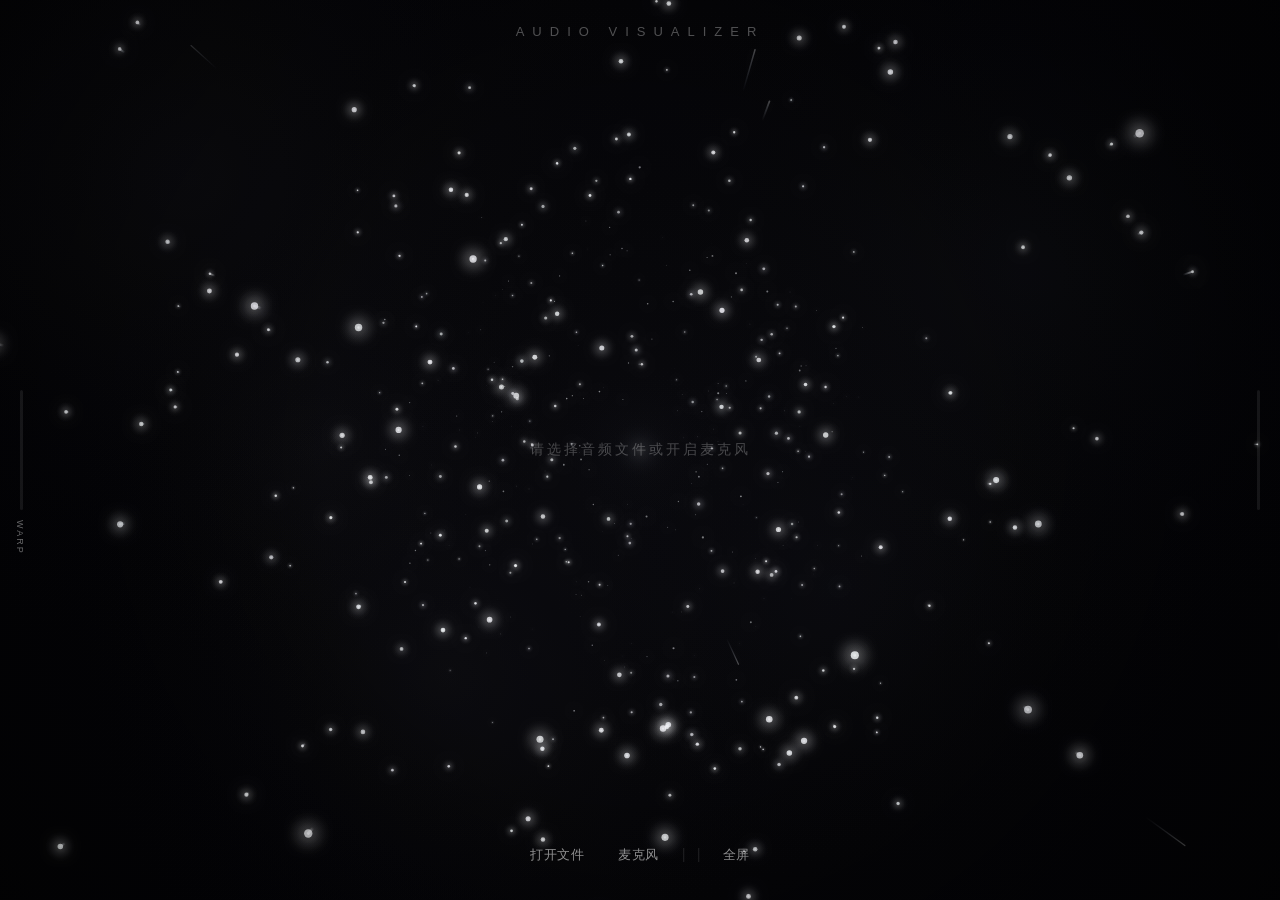
<file: HTML/audio-visualization/4.html>
<!DOCTYPE html>
<html lang="zh-CN">
<head>
  <meta charset="UTF-8">
  <meta name="viewport" content="width=device-width, initial-scale=1.0">
  <title>音频可视化 - Audio Visualizer</title>
  <style>
    * {
      margin: 0;
      padding: 0;
      box-sizing: border-box;
    }

    body {
      background: #000;
      overflow: hidden;
      font-family: 'Segoe UI', 'Microsoft YaHei', sans-serif;
      color: #fff;
    }

    canvas {
      display: block;
      position: fixed;
      top: 0;
      left: 0;
    }

    /* 控制面板 */
    .controls {
      position: fixed;
      bottom: 24px;
      left: 50%;
      transform: translateX(-50%);
      display: flex;
      gap: 6px;
      align-items: center;
      z-index: 100;
      padding: 6px 12px;
    }

    .btn {
      padding: 6px 14px;
      border: none;
      border-radius: 4px;
      cursor: pointer;
      font-size: 13px;
      font-weight: 400;
      transition: all 0.2s ease;
      background: transparent;
      color: rgba(255, 255, 255, 0.55);
      outline: none;
      letter-spacing: 0.5px;
    }

    .btn:hover {
      color: rgba(255, 255, 255, 0.9);
      background: rgba(255, 255, 255, 0.08);
    }

    .btn:active {
      color: #fff;
    }

    .btn.active {
      color: #fff;
      background: rgba(255, 255, 255, 0.12);
    }

    .btn.mic-btn.active {
      color: #fff;
      animation: pulse 1.5s infinite;
    }

    @keyframes pulse {
      0%, 100% { opacity: 1; }
      50% { opacity: 0.6; }
    }

    input[type="file"] {
      display: none;
    }

    /* 标题 */
    .title {
      position: fixed;
      top: 24px;
      left: 50%;
      transform: translateX(-50%);
      font-size: 13px;
      font-weight: 400;
      letter-spacing: 8px;
      text-transform: uppercase;
      z-index: 100;
      color: rgba(255, 255, 255, 0.3);
      user-select: none;
    }

    /* 音量条 */
    .volume-bar {
      position: fixed;
      right: 20px;
      top: 50%;
      transform: translateY(-50%);
      width: 3px;
      height: 120px;
      background: rgba(255, 255, 255, 0.08);
      border-radius: 2px;
      overflow: hidden;
      z-index: 100;
    }

    .volume-fill {
      position: absolute;
      bottom: 0;
      width: 100%;
      background: rgba(255, 255, 255, 0.5);
      border-radius: 2px;
      transition: height 0.1s ease;
    }

    /* 速度指示器 */
    .speed-indicator {
      position: fixed;
      left: 20px;
      top: 50%;
      transform: translateY(-50%);
      width: 3px;
      height: 120px;
      background: rgba(255, 255, 255, 0.08);
      border-radius: 2px;
      overflow: hidden;
      z-index: 100;
    }

    .speed-fill {
      position: absolute;
      bottom: 0;
      width: 100%;
      background: rgba(255, 255, 255, 0.6);
      border-radius: 2px;
      transition: height 0.08s ease;
    }

    .speed-label {
      position: fixed;
      left: 20px;
      top: calc(50% + 70px);
      transform: translateX(-50%);
      font-size: 9px;
      letter-spacing: 2px;
      color: rgba(255, 255, 255, 0.4);
      z-index: 100;
      writing-mode: vertical-rl;
    }

    /* 提示文字 */
    .hint {
      position: fixed;
      top: 50%;
      left: 50%;
      transform: translate(-50%, -50%);
      font-size: 14px;
      opacity: 0.25;
      text-align: center;
      z-index: 50;
      pointer-events: none;
      transition: opacity 0.5s ease;
      letter-spacing: 3px;
      font-weight: 300;
    }

    .hint.hidden {
      opacity: 0;
    }

    /* 音频信息 */
    .track-info {
      position: fixed;
      top: 55px;
      left: 50%;
      transform: translateX(-50%);
      font-size: 12px;
      opacity: 0;
      z-index: 100;
      text-align: center;
      transition: opacity 0.5s ease;
      color: rgba(255, 255, 255, 0.4);
    }

    .track-info.visible {
      opacity: 1;
    }

    /* 播放进度 */
    .progress-container {
      position: fixed;
      bottom: 60px;
      left: 50%;
      transform: translateX(-50%);
      width: 240px;
      z-index: 100;
      opacity: 0;
      transition: opacity 0.3s ease;
    }

    .progress-container.visible {
      opacity: 1;
    }

    .progress-bar {
      width: 100%;
      height: 2px;
      background: rgba(255, 255, 255, 0.1);
      border-radius: 1px;
      cursor: pointer;
      position: relative;
    }

    .progress-fill {
      height: 100%;
      background: rgba(255, 255, 255, 0.5);
      border-radius: 1px;
      width: 0%;
      transition: width 0.1s linear;
    }

    .time-display {
      display: flex;
      justify-content: space-between;
      font-size: 10px;
      opacity: 0.3;
      margin-top: 4px;
    }

    /* 分割线 */
    .divider {
      width: 1px;
      height: 14px;
      background: rgba(255, 255, 255, 0.12);
      margin: 0 4px;
    }

    /* 曲速闪光 */
    .warp-flash {
      position: fixed;
      top: 0;
      left: 0;
      width: 100%;
      height: 100%;
      pointer-events: none;
      z-index: 90;
      opacity: 0;
      background: radial-gradient(ellipse at center, rgba(255, 255, 255, 0.15) 0%, transparent 70%);
      transition: opacity 0.1s ease;
    }
  </style>
</head>
<body>
  <canvas id="canvas"></canvas>
  <div class="warp-flash" id="warpFlash"></div>

  <div class="title">AUDIO VISUALIZER</div>
  <div class="track-info" id="trackInfo"></div>

  <div class="hint" id="hint">
    请选择音频文件或开启麦克风
  </div>

  <!-- 速度指示器 -->
  <div class="speed-indicator">
    <div class="speed-fill" id="speedFill"></div>
  </div>
  <div class="speed-label">WARP</div>

  <div class="volume-bar">
    <div class="volume-fill" id="volumeFill"></div>
  </div>

  <div class="progress-container" id="progressContainer">
    <div class="progress-bar" id="progressBar">
      <div class="progress-fill" id="progressFill"></div>
    </div>
    <div class="time-display">
      <span id="currentTime">0:00</span>
      <span id="totalTime">0:00</span>
    </div>
  </div>

  <div class="controls">
    <input type="file" id="fileInput" accept="audio/*">
    <button class="btn" id="uploadBtn">打开文件</button>
    <button class="btn mic-btn" id="micBtn">麦克风</button>

    <div class="divider"></div>

    <button class="btn" id="playBtn" style="display:none;">播放</button>

    <div class="divider"></div>

    <button class="btn" id="fullscreenBtn">全屏</button>
  </div>

  <script>
    // ==================== 初始化 ====================
    const canvas = document.getElementById('canvas');
    const ctx = canvas.getContext('2d');

    let width, height;
    let cx, cy; // 中心点（消失点）

    function resize() {
      width = canvas.width = window.innerWidth;
      height = canvas.height = window.innerHeight;
      cx = width / 2;
      cy = height / 2;
      initStars();
      initNebula();
    }
    window.addEventListener('resize', resize);

    // ==================== 音频相关 ====================
    let audioContext;
    let analyser;
    let source;
    let audio = new Audio();
    let dataArray;
    let bufferLength;
    let isPlaying = false;
    let isMicActive = false;
    let micStream;
    let animationId;

    // 初始化音频上下文
    function initAudio() {
      if (audioContext) return;
      audioContext = new (window.AudioContext || window.webkitAudioContext)();
      analyser = audioContext.createAnalyser();
      analyser.fftSize = 256;
      analyser.smoothingTimeConstant = 0.82;
      bufferLength = analyser.frequencyBinCount;
      dataArray = new Uint8Array(bufferLength);
    }

    // 播放音频文件
    function playFile(file) {
      initAudio();

      if (audioContext.state === 'suspended') {
        audioContext.resume();
      }

      stopMic();

      const url = URL.createObjectURL(file);
      audio.src = url;

      if (source) {
        source.disconnect();
      }

      source = audioContext.createMediaElementSource(audio);
      source.connect(analyser);
      analyser.connect(audioContext.destination);

      audio.play();
      isPlaying = true;

      document.getElementById('playBtn').style.display = 'inline-block';
      document.getElementById('playBtn').textContent = '暂停';
      document.getElementById('hint').classList.add('hidden');
      document.getElementById('progressContainer').classList.add('visible');
      document.getElementById('trackInfo').classList.add('visible');
      document.getElementById('trackInfo').textContent = file.name.replace(/\.[^/.]+$/, '');

      audio.addEventListener('loadedmetadata', () => {
        document.getElementById('totalTime').textContent = formatTime(audio.duration);
      });
    }

    // 使用麦克风
    async function toggleMic() {
      if (isMicActive) {
        stopMic();
        return;
      }

      initAudio();

      if (audioContext.state === 'suspended') {
        audioContext.resume();
      }

      try {
        micStream = await navigator.mediaDevices.getUserMedia({ audio: true });

        audio.pause();
        isPlaying = false;
        if (source) source.disconnect();

        source = audioContext.createMediaStreamSource(micStream);
        source.connect(analyser);

        isMicActive = true;
        document.getElementById('micBtn').classList.add('active');
        document.getElementById('hint').classList.add('hidden');
        document.getElementById('playBtn').style.display = 'none';
        document.getElementById('progressContainer').classList.remove('visible');
        document.getElementById('trackInfo').classList.add('visible');
        document.getElementById('trackInfo').textContent = '麦克风输入';
      } catch (err) {
        alert('无法访问麦克风，请检查权限设置。');
        console.error(err);
      }
    }

    function stopMic() {
      if (micStream) {
        micStream.getTracks().forEach(track => track.stop());
        micStream = null;
      }
      isMicActive = false;
      document.getElementById('micBtn').classList.remove('active');
    }

    // 格式化时间
    function formatTime(seconds) {
      if (isNaN(seconds)) return '0:00';
      const mins = Math.floor(seconds / 60);
      const secs = Math.floor(seconds % 60);
      return `${mins}:${secs.toString().padStart(2, '0')}`;
    }

    // ==================== 频率分析 ====================
    function getFrequencyData() {
      if (!analyser) return { bass: 0, mid: 0, treble: 0, avg: 0 };

      analyser.getByteFrequencyData(dataArray);

      const bassEnd = Math.floor(bufferLength * 0.08);
      const midEnd = Math.floor(bufferLength * 0.35);

      let bassSum = 0, midSum = 0, trebleSum = 0, totalSum = 0;

      for (let i = 0; i < bufferLength; i++) {
        totalSum += dataArray[i];
        if (i < bassEnd) bassSum += dataArray[i];
        else if (i < midEnd) midSum += dataArray[i];
        else trebleSum += dataArray[i];
      }

      return {
        bass: bassSum / bassEnd / 255,
        mid: midSum / (midEnd - bassEnd) / 255,
        treble: trebleSum / (bufferLength - midEnd) / 255,
        avg: totalSum / bufferLength / 255
      };
    }

    // ==================== 节拍检测 ====================
    let beatHistory = [];
    let beatCooldown = 0;
    let warpBurst = 0; // 曲速爆发强度（0~1 衰减）

    function detectBeat(bass) {
      beatHistory.push(bass);
      if (beatHistory.length > 40) beatHistory.shift();
      const avg = beatHistory.reduce((a, b) => a + b, 0) / beatHistory.length;
      const variance = beatHistory.reduce((a, b) => a + (b - avg) ** 2, 0) / beatHistory.length;
      const threshold = avg + Math.sqrt(variance) * 1.3;
      if (beatCooldown > 0) {
        beatCooldown--;
        return false;
      }
      if (bass > threshold && bass > 0.3) {
        beatCooldown = 5;
        return true;
      }
      return false;
    }

    // ==================== 星云背景 ====================
    let nebulaCanvas, nebulaCtx;

    function initNebula() {
      nebulaCanvas = document.createElement('canvas');
      nebulaCanvas.width = width;
      nebulaCanvas.height = height;
      nebulaCtx = nebulaCanvas.getContext('2d');
      drawNebula();
    }

    function drawNebula() {
      const nc = nebulaCtx;
      nc.clearRect(0, 0, width, height);

      // 深空底色
      const bgGrad = nc.createRadialGradient(cx, cy, 0, cx, cy, Math.max(width, height) * 0.7);
      bgGrad.addColorStop(0, 'rgba(10, 10, 15, 1)');
      bgGrad.addColorStop(0.5, 'rgba(5, 5, 8, 1)');
      bgGrad.addColorStop(1, 'rgba(2, 2, 4, 1)');
      nc.fillStyle = bgGrad;
      nc.fillRect(0, 0, width, height);

      // 多层星云（灰白色调）
      const nebulaColors = [
        { x: cx * 0.3, y: cy * 0.4, r: Math.max(width, height) * 0.4, color: 'rgba(100, 100, 120, 0.08)' },
        { x: cx * 1.6, y: cy * 0.6, r: Math.max(width, height) * 0.35, color: 'rgba(80, 90, 110, 0.07)' },
        { x: cx * 0.7, y: cy * 1.5, r: Math.max(width, height) * 0.3, color: 'rgba(120, 120, 140, 0.06)' },
        { x: cx * 1.3, y: cy * 1.3, r: Math.max(width, height) * 0.25, color: 'rgba(90, 100, 120, 0.05)' },
        { x: cx * 0.5, y: cy * 1.0, r: Math.max(width, height) * 0.2, color: 'rgba(140, 140, 160, 0.04)' },
      ];

      for (const n of nebulaColors) {
        const grad = nc.createRadialGradient(n.x, n.y, 0, n.x, n.y, n.r);
        grad.addColorStop(0, n.color);
        grad.addColorStop(1, 'rgba(0,0,0,0)');
        nc.fillStyle = grad;
        nc.fillRect(0, 0, width, height);
      }
    }

    // ==================== 星星系统（3D 星际飞行） ====================
    const STAR_COUNT = 600;
    const MAX_DEPTH = 1000;
    let stars = [];

    function initStars() {
      stars = [];
      for (let i = 0; i < STAR_COUNT; i++) {
        stars.push(createStar(true));
      }
    }

    function createStar(randomDepth = false) {
      // 星星在3D空间中的位置，以屏幕中心为原点
      const angle = Math.random() * Math.PI * 2;
      // 初始分布：一部分从边缘开始，一部分随机分布
      const spread = randomDepth ? Math.random() : 1;
      const radius = (0.2 + spread * 0.8) * Math.max(width, height) * 0.8;
      return {
        x: Math.cos(angle) * radius,
        y: Math.sin(angle) * radius,
        z: randomDepth ? Math.random() * MAX_DEPTH : MAX_DEPTH, // z=MAX_DEPTH 最远，z=0 最近
        pz: 0, // 上一帧的 z 值，用于绘制拖尾
        size: Math.random() * 0.8 + 0.3,
        hue: 200 + Math.random() * 40, // 冷白色调
        saturation: 5 + Math.random() * 15, // 低饱和度，接近白色
        twinkle: Math.random() * Math.PI * 2
      };
    }

    function updateAndDrawStars(speed, bass, mid, treble, isBeat) {
      const baseSpeed = 2;
      const audioSpeed = speed * (3 + bass * 12 + mid * 5);
      const currentSpeed = baseSpeed + audioSpeed + warpBurst * 25;

      for (let i = 0; i < stars.length; i++) {
        const s = stars[i];
        s.pz = s.z;

        // 星星飞向观察者（z 值减小）
        s.z -= currentSpeed;
        s.twinkle += 0.03;

        // 当星星飞出屏幕（z <= 0），重新放到远处
        if (s.z <= 0) {
          stars[i] = createStar(false);
          stars[i].pz = stars[i].z;
          continue;
        }

        // 3D 到 2D 投影
        const k = 200; // 焦距
        const sx = (s.x / s.z) * k + cx;
        const sy = (s.y / s.z) * k + cy;
        const psx = (s.x / s.pz) * k + cx;
        const psy = (s.y / s.pz) * k + cy;

        // 星星大小和亮度随距离变化（越近越亮越大）
        const depthRatio = 1 - s.z / MAX_DEPTH; // 0=最远, 1=最近
        const size = s.size * (0.5 + depthRatio * 3) * (1 + treble * 0.5);
        const brightness = Math.min(1, 0.3 + depthRatio * 1.2);
        const twinkleFactor = 0.8 + Math.sin(s.twinkle) * 0.2 * (treble + 0.3);

        // 颜色根据音频偏移
        const hueShift = mid * 30; // 中频使色调偏移
        const hue = s.hue + hueShift;
        const lightness = 50 + brightness * 40 + bass * 10;

        // 绘制拖尾线（从上次位置到当前位置）
        const trailLength = Math.sqrt((sx - psx) ** 2 + (sy - psy) ** 2);
        if (trailLength > 1 && s.z < MAX_DEPTH * 0.9) {
          const trailAlpha = brightness * twinkleFactor * (0.4 + depthRatio * 0.6);
          const trailWidth = size * 0.5 + depthRatio * 1.5;

          ctx.save();
          // 拖尾渐变
          const trailGrad = ctx.createLinearGradient(psx, psy, sx, sy);
          trailGrad.addColorStop(0, `hsla(${hue}, ${s.saturation}%, ${lightness - 20}%, 0)`);
          trailGrad.addColorStop(0.3, `hsla(${hue}, ${s.saturation}%, ${lightness - 10}%, ${trailAlpha * 0.3})`);
          trailGrad.addColorStop(1, `hsla(${hue}, ${s.saturation}%, ${lightness}%, ${trailAlpha})`);

          ctx.strokeStyle = trailGrad;
          ctx.lineWidth = trailWidth;
          ctx.lineCap = 'round';
          ctx.shadowBlur = 8 + depthRatio * 12;
          ctx.shadowColor = `rgba(255, 255, 255, ${trailAlpha * 0.5})`;
          ctx.beginPath();
          ctx.moveTo(psx, psy);
          ctx.lineTo(sx, sy);
          ctx.stroke();
          ctx.restore();
        }

        // 绘制星星光点
        if (sx > -50 && sx < width + 50 && sy > -50 && sy < height + 50) {
          ctx.save();
          const alpha = brightness * twinkleFactor;
          const coreSize = size * (0.5 + depthRatio);

          // 外层光晕
          if (depthRatio > 0.3) {
            const glowGrad = ctx.createRadialGradient(sx, sy, 0, sx, sy, coreSize * 6);
            glowGrad.addColorStop(0, `hsla(${hue}, ${s.saturation}%, ${lightness + 10}%, ${alpha * 0.3})`);
            glowGrad.addColorStop(0.5, `hsla(${hue}, ${s.saturation}%, ${lightness}%, ${alpha * 0.1})`);
            glowGrad.addColorStop(1, 'rgba(0,0,0,0)');
            ctx.fillStyle = glowGrad;
            ctx.beginPath();
            ctx.arc(sx, sy, coreSize * 6, 0, Math.PI * 2);
            ctx.fill();
          }

          // 核心亮点
          ctx.fillStyle = `hsla(${hue}, ${Math.min(30, s.saturation + 10)}%, ${Math.min(95, lightness + 20)}%, ${alpha})`;
          ctx.shadowBlur = 6 + depthRatio * 15;
          ctx.shadowColor = `rgba(255, 255, 255, ${alpha * 0.8})`;
          ctx.beginPath();
          ctx.arc(sx, sy, coreSize, 0, Math.PI * 2);
          ctx.fill();
          ctx.restore();
        }
      }
    }

    // ==================== 速度线（曲速效果） ====================
    let warpLines = [];

    function spawnWarpLines(count, intensity) {
      for (let i = 0; i < count; i++) {
        const angle = Math.random() * Math.PI * 2;
        const minR = Math.max(width, height) * 0.1;
        const maxR = Math.max(width, height) * 0.6;
        const r = minR + Math.random() * (maxR - minR);
        warpLines.push({
          angle: angle,
          r: r,
          length: 20 + Math.random() * 60 * intensity,
          life: 1,
          decay: 0.02 + Math.random() * 0.03,
          width: 0.5 + Math.random() * 1.5,
          hue: 200 + Math.random() * 20,
          speed: 1 + Math.random() * 2
        });
      }
    }

    function updateAndDrawWarpLines(bass, treble) {
      for (let i = warpLines.length - 1; i >= 0; i--) {
        const w = warpLines[i];
        w.r += w.length * w.speed * (1 + bass * 3);
        w.life -= w.decay;

        if (w.life <= 0 || w.r > Math.max(width, height) * 0.9) {
          warpLines.splice(i, 1);
          continue;
        }

        const x1 = cx + Math.cos(w.angle) * w.r;
        const y1 = cy + Math.sin(w.angle) * w.r;
        const x2 = cx + Math.cos(w.angle) * (w.r - w.length);
        const y2 = cy + Math.sin(w.angle) * (w.r - w.length);

        ctx.save();
        const alpha = w.life * (0.3 + treble * 0.4);
        const grad = ctx.createLinearGradient(x2, y2, x1, y1);
        grad.addColorStop(0, 'rgba(200, 210, 230, 0)');
        grad.addColorStop(0.5, `rgba(220, 230, 245, ${alpha * 0.5})`);
        grad.addColorStop(1, `rgba(255, 255, 255, ${alpha})`);

        ctx.strokeStyle = grad;
        ctx.lineWidth = w.width * w.life;
        ctx.lineCap = 'round';
        ctx.shadowBlur = 10;
        ctx.shadowColor = `rgba(255, 255, 255, ${alpha * 0.5})`;
        ctx.beginPath();
        ctx.moveTo(x2, y2);
        ctx.lineTo(x1, y1);
        ctx.stroke();
        ctx.restore();
      }
    }

    // ==================== 中心辉光（消失点） ====================
    function drawCenterGlow(bass, mid, treble, isBeat) {
      const baseRadius = 30;
      const beatRadius = isBeat ? 50 + bass * 80 : 0;
      const audioRadius = baseRadius + bass * 40 + mid * 20;
      const totalRadius = audioRadius + beatRadius;
      const intensity = 0.15 + bass * 0.25 + mid * 0.1 + treble * 0.05;

      // 外层大光晕
      const outerGlow = ctx.createRadialGradient(cx, cy, 0, cx, cy, totalRadius * 3);
      outerGlow.addColorStop(0, `rgba(200, 210, 230, ${intensity * 0.15})`);
      outerGlow.addColorStop(0.3, `rgba(150, 160, 180, ${intensity * 0.08})`);
      outerGlow.addColorStop(1, 'rgba(0,0,0,0)');
      ctx.fillStyle = outerGlow;
      ctx.beginPath();
      ctx.arc(cx, cy, totalRadius * 3, 0, Math.PI * 2);
      ctx.fill();

      // 内层亮光核心
      const innerGlow = ctx.createRadialGradient(cx, cy, 0, cx, cy, totalRadius);
      innerGlow.addColorStop(0, `rgba(255, 255, 255, ${intensity * 0.8})`);
      innerGlow.addColorStop(0.2, `rgba(230, 235, 245, ${intensity * 0.4})`);
      innerGlow.addColorStop(0.5, `rgba(180, 190, 210, ${intensity * 0.15})`);
      innerGlow.addColorStop(1, 'rgba(0,0,0,0)');
      ctx.fillStyle = innerGlow;
      ctx.beginPath();
      ctx.arc(cx, cy, totalRadius, 0, Math.PI * 2);
      ctx.fill();

      // 核心白热点
      if (bass > 0.2 || isBeat) {
        const whiteRadius = 3 + bass * 8 + (isBeat ? 15 : 0);
        const whiteGrad = ctx.createRadialGradient(cx, cy, 0, cx, cy, whiteRadius);
        whiteGrad.addColorStop(0, `rgba(255, 255, 255, ${0.6 + bass * 0.4})`);
        whiteGrad.addColorStop(0.5, `rgba(240, 245, 255, ${0.3 + bass * 0.3})`);
        whiteGrad.addColorStop(1, 'rgba(0,0,0,0)');
        ctx.fillStyle = whiteGrad;
        ctx.beginPath();
        ctx.arc(cx, cy, whiteRadius, 0, Math.PI * 2);
        ctx.fill();
      }
    }

    // ==================== 粒子爆发（曲速跳跃特效） ====================
    let particles = [];

    function spawnParticles(intensity) {
      const count = Math.floor(20 + intensity * 40);
      for (let i = 0; i < count; i++) {
        const angle = Math.random() * Math.PI * 2;
        const speed = 2 + Math.random() * 8 * intensity;
        const dist = 5 + Math.random() * 30;
        particles.push({
          x: cx + Math.cos(angle) * dist,
          y: cy + Math.sin(angle) * dist,
          vx: Math.cos(angle) * speed,
          vy: Math.sin(angle) * speed,
          size: Math.random() * 2 + 0.5,
          life: 1,
          decay: 0.01 + Math.random() * 0.025,
          hue: 200 + Math.random() * 20
        });
      }
    }

    function updateAndDrawParticles() {
      for (let i = particles.length - 1; i >= 0; i--) {
        const p = particles[i];
        p.x += p.vx;
        p.y += p.vy;
        p.vx *= 0.97;
        p.vy *= 0.97;
        p.life -= p.decay;
        p.size *= 0.98;

        if (p.life <= 0) {
          particles.splice(i, 1);
          continue;
        }

        ctx.save();
        ctx.globalAlpha = p.life;
        ctx.fillStyle = `hsl(${p.hue}, 15%, ${60 + p.life * 35}%)`;
        ctx.shadowBlur = 8;
        ctx.shadowColor = `rgba(255, 255, 255, ${p.life * 0.5})`;
        ctx.beginPath();
        ctx.arc(p.x, p.y, p.size, 0, Math.PI * 2);
        ctx.fill();
        ctx.restore();
      }
    }

    // ==================== 主渲染循环 ====================
    let lastTime = 0;
    let warpLineTimer = 0;
    let speedValue = 0;

    function render(time) {
      animationId = requestAnimationFrame(render);

      const dt = time - lastTime;
      lastTime = time;

      // 获取音频数据
      const { bass, mid, treble, avg } = getFrequencyData();

      // 节拍检测
      const isBeat = detectBeat(bass);

      // 曲速爆发衰减
      if (isBeat) {
        warpBurst = Math.min(1, warpBurst + 0.5 + bass * 0.5);
      }
      warpBurst *= 0.94;

      // 计算速度值（用于UI显示）
      const targetSpeed = Math.min(1, avg * 0.5 + bass * 0.8 + warpBurst * 0.5);
      speedValue += (targetSpeed - speedValue) * 0.1;

      // 更新UI
      document.getElementById('volumeFill').style.height = `${avg * 100}%`;
      document.getElementById('speedFill').style.height = `${speedValue * 100}%`;

      // 更新播放进度
      if (isPlaying && audio.duration) {
        const progress = (audio.currentTime / audio.duration) * 100;
        document.getElementById('progressFill').style.width = `${progress}%`;
        document.getElementById('currentTime').textContent = formatTime(audio.currentTime);
      }

      // 曲速闪光效果
      const warpFlash = document.getElementById('warpFlash');
      warpFlash.style.opacity = warpBurst * 0.8;

      // 绘制星云背景
      ctx.drawImage(nebulaCanvas, 0, 0);

      // 半透明覆盖产生轻微拖尾（当速度快时拖尾更明显）
      const trailAlpha = 0.15 + speedValue * 0.2;
      ctx.fillStyle = `rgba(3, 3, 6, ${trailAlpha})`;
      ctx.fillRect(0, 0, width, height);

      // 绘制中心辉光
      drawCenterGlow(bass, mid, treble, isBeat);

      // 绘制星星（3D飞行效果）
      updateAndDrawStars(speedValue, bass, mid, treble, isBeat);

      // 生成和绘制速度线
      warpLineTimer += dt;
      const warpLineInterval = Math.max(30, 100 - avg * 80);
      if (warpLineTimer > warpLineInterval) {
        warpLineTimer = 0;
        spawnWarpLines(Math.floor(2 + avg * 4), 0.5 + avg);
      }
      if (isBeat) {
        spawnWarpLines(Math.floor(8 + bass * 15), 1 + bass);
      }
      updateAndDrawWarpLines(bass, treble);

      // 节拍粒子爆发
      if (isBeat && bass > 0.3) {
        spawnParticles(0.5 + bass);
      }
      updateAndDrawParticles();

      // 边缘暗角效果
      drawVignette(speedValue);
    }

    // ==================== 暗角效果 ====================
    function drawVignette(speed) {
      const vignetteStrength = 0.4 + speed * 0.3;
      const grad = ctx.createRadialGradient(cx, cy, Math.min(width, height) * 0.3, cx, cy, Math.max(width, height) * 0.7);
      grad.addColorStop(0, 'rgba(0,0,0,0)');
      grad.addColorStop(1, `rgba(0,0,0,${vignetteStrength})`);
      ctx.fillStyle = grad;
      ctx.fillRect(0, 0, width, height);
    }

    resize();
    requestAnimationFrame(render);

    // ==================== 事件绑定 ====================

    // 文件上传
    document.getElementById('uploadBtn').addEventListener('click', () => {
      document.getElementById('fileInput').click();
    });

    document.getElementById('fileInput').addEventListener('change', (e) => {
      const file = e.target.files[0];
      if (file) {
        playFile(file);
      }
    });

    // 麦克风
    document.getElementById('micBtn').addEventListener('click', toggleMic);

    // 播放/暂停
    document.getElementById('playBtn').addEventListener('click', () => {
      if (audio.paused) {
        audio.play();
        isPlaying = true;
        document.getElementById('playBtn').textContent = '暂停';
      } else {
        audio.pause();
        isPlaying = false;
        document.getElementById('playBtn').textContent = '播放';
      }
    });

    // 进度条点击
    document.getElementById('progressBar').addEventListener('click', (e) => {
      if (!audio.duration) return;
      const rect = e.currentTarget.getBoundingClientRect();
      const percent = (e.clientX - rect.left) / rect.width;
      audio.currentTime = percent * audio.duration;
    });

    // 全屏
    const fullscreenBtn = document.getElementById('fullscreenBtn');
    fullscreenBtn.addEventListener('click', () => {
      if (!document.fullscreenElement) {
        document.documentElement.requestFullscreen();
      } else {
        document.exitFullscreen();
      }
    });
    document.addEventListener('fullscreenchange', () => {
      fullscreenBtn.textContent = document.fullscreenElement ? '退出全屏' : '全屏';
    });

    // 音频结束
    audio.addEventListener('ended', () => {
      isPlaying = false;
      document.getElementById('playBtn').textContent = '播放';
    });
  </script>
</body>
</html>
</file>
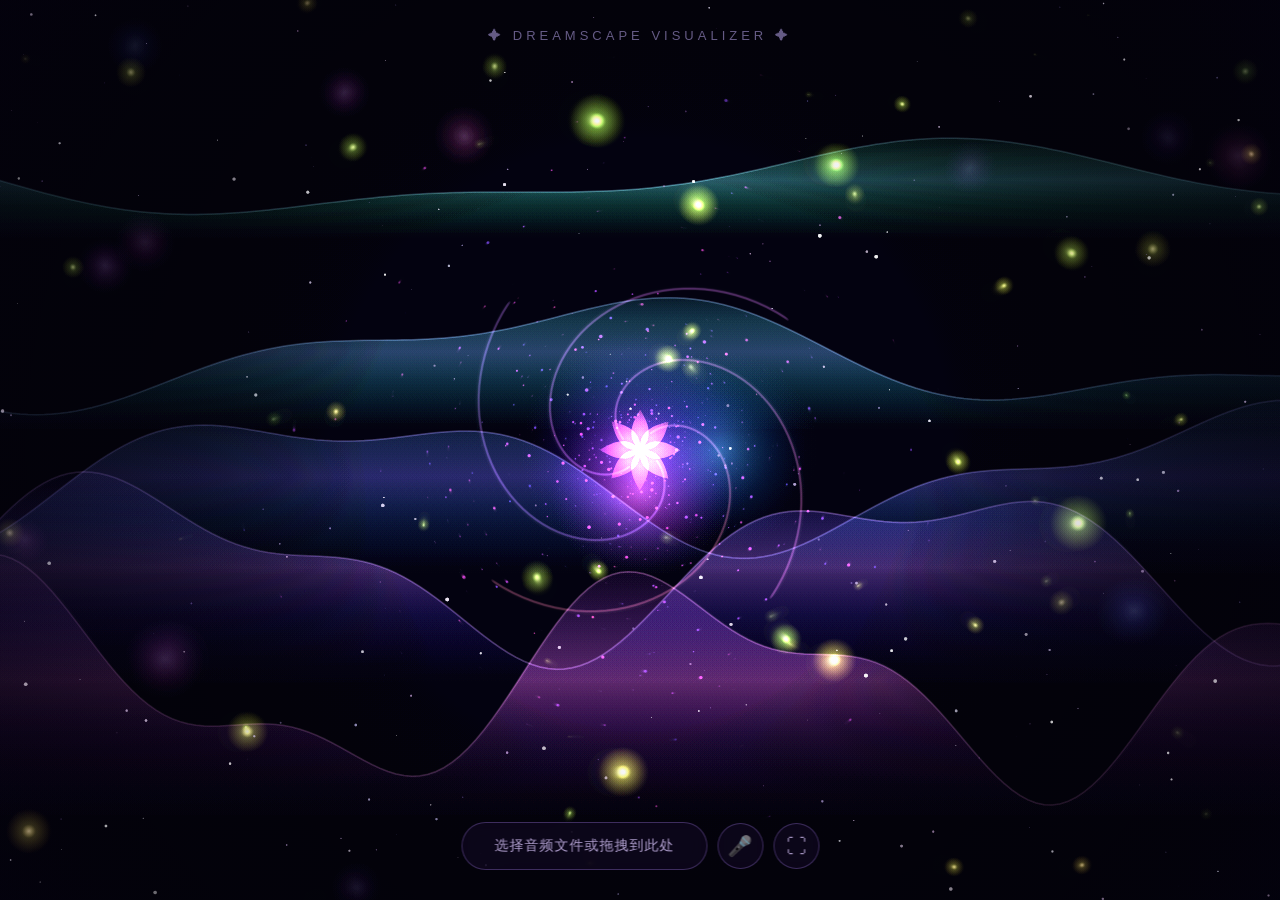
<file: HTML/audio-visualization/5.html>
<!DOCTYPE html>
<html lang="zh-CN">
<head>
<meta charset="UTF-8">
<meta name="viewport" content="width=device-width, initial-scale=1.0">
<title>梦境音频可视化</title>
<style>
  * { margin: 0; padding: 0; box-sizing: border-box; }
  html, body {
    width: 100%; height: 100%;
    overflow: hidden;
    background: #050210;
    font-family: 'Segoe UI', 'PingFang SC', sans-serif;
  }
  canvas {
    display: block;
    position: absolute;
    top: 0; left: 0;
  }
  #ui {
    position: fixed;
    bottom: 30px;
    left: 50%;
    transform: translateX(-50%);
    z-index: 10;
    display: flex;
    flex-direction: column;
    align-items: center;
    gap: 12px;
  }
  #source-row {
    display: flex;
    align-items: center;
    gap: 10px;
  }
  #drop-zone {
    padding: 14px 32px;
    border: 1.5px solid rgba(180, 140, 255, 0.3);
    border-radius: 40px;
    background: rgba(20, 10, 40, 0.5);
    backdrop-filter: blur(10px);
    color: rgba(220, 200, 255, 0.8);
    font-size: 14px;
    letter-spacing: 1px;
    cursor: pointer;
    transition: all 0.3s ease;
    user-select: none;
  }
  #drop-zone:hover {
    border-color: rgba(200, 160, 255, 0.6);
    background: rgba(40, 20, 70, 0.6);
    color: #fff;
    box-shadow: 0 0 25px rgba(160, 100, 255, 0.2);
  }
  #drop-zone.dragover {
    border-color: rgba(220, 180, 255, 0.8);
    background: rgba(60, 30, 100, 0.6);
    box-shadow: 0 0 40px rgba(180, 120, 255, 0.3);
  }
  #mic-btn {
    width: 46px;
    height: 46px;
    border-radius: 50%;
    border: 1.5px solid rgba(180, 140, 255, 0.3);
    background: rgba(20, 10, 40, 0.5);
    backdrop-filter: blur(10px);
    color: rgba(220, 200, 255, 0.7);
    font-size: 20px;
    line-height: 1;
    padding: 0;
    cursor: pointer;
    display: flex;
    align-items: center;
    justify-content: center;
    transition: all 0.3s ease;
  }
  #mic-btn:hover {
    border-color: rgba(200, 160, 255, 0.6);
    color: #fff;
    box-shadow: 0 0 25px rgba(160, 100, 255, 0.2);
  }
  #mic-btn.active {
    border-color: rgba(255, 120, 150, 0.7);
    background: rgba(60, 15, 35, 0.6);
    color: #ff8fa3;
    box-shadow: 0 0 20px rgba(255, 100, 130, 0.3);
    animation: micPulse 2s ease-in-out infinite;
  }
  @keyframes micPulse {
    0%, 100% { box-shadow: 0 0 20px rgba(255, 100, 130, 0.3); }
    50% { box-shadow: 0 0 35px rgba(255, 100, 130, 0.5); }
  }
  #fs-btn {
    width: 46px;
    height: 46px;
    border-radius: 50%;
    border: 1.5px solid rgba(180, 140, 255, 0.3);
    background: rgba(20, 10, 40, 0.5);
    backdrop-filter: blur(10px);
    color: rgba(220, 200, 255, 0.7);
    font-size: 20px;
    line-height: 1;
    padding: 0;
    cursor: pointer;
    display: flex;
    align-items: center;
    justify-content: center;
    transition: all 0.3s ease;
  }
  #fs-btn:hover {
    border-color: rgba(200, 160, 255, 0.6);
    color: #fff;
    box-shadow: 0 0 25px rgba(160, 100, 255, 0.2);
  }
  #file-btn {
    width: 36px;
    height: 36px;
    border-radius: 50%;
    border: 1.5px solid rgba(180, 140, 255, 0.4);
    background: rgba(30, 15, 55, 0.6);
    backdrop-filter: blur(8px);
    color: rgba(220, 200, 255, 0.8);
    font-size: 14px;
    line-height: 1;
    padding: 0;
    cursor: pointer;
    display: none;
    align-items: center;
    justify-content: center;
    transition: all 0.3s ease;
  }
  #file-btn:hover {
    border-color: rgba(200, 160, 255, 0.7);
    color: #fff;
    box-shadow: 0 0 15px rgba(160, 100, 255, 0.3);
  }
  #audio-file { display: none; }
  #title {
    position: fixed;
    top: 28px;
    left: 50%;
    transform: translateX(-50%);
    color: rgba(200, 180, 255, 0.5);
    font-size: 13px;
    letter-spacing: 4px;
    text-transform: uppercase;
    z-index: 10;
    pointer-events: none;
  }
  #controls {
    display: flex;
    align-items: center;
    gap: 12px;
    opacity: 0;
    transition: opacity 0.5s ease;
  }
  #controls.visible { opacity: 1; }
  #play-btn {
    width: 42px; height: 42px;
    border-radius: 50%;
    border: 1.5px solid rgba(180, 140, 255, 0.4);
    background: rgba(30, 15, 55, 0.6);
    color: rgba(220, 200, 255, 0.9);
    font-size: 16px;
    cursor: pointer;
    display: flex;
    align-items: center;
    justify-content: center;
    transition: all 0.3s ease;
    backdrop-filter: blur(8px);
  }
  #play-btn:hover {
    border-color: rgba(220, 180, 255, 0.7);
    box-shadow: 0 0 20px rgba(180, 120, 255, 0.3);
  }
  #progress-bar {
    width: 200px;
    height: 3px;
    background: rgba(100, 70, 150, 0.3);
    border-radius: 2px;
    cursor: pointer;
    position: relative;
    overflow: visible;
  }
  #progress-fill {
    height: 100%;
    width: 0%;
    background: linear-gradient(90deg, #c77dff, #e0aaff, #7b9cff);
    border-radius: 2px;
    transition: width 0.1s linear;
  }
  #time-display {
    color: rgba(200, 180, 255, 0.6);
    font-size: 11px;
    min-width: 80px;
    text-align: center;
    font-variant-numeric: tabular-nums;
  }
  #volume-wrap {
    display: flex;
    align-items: center;
    gap: 6px;
  }
  #volume-slider {
    -webkit-appearance: none;
    width: 70px;
    height: 3px;
    background: rgba(100, 70, 150, 0.3);
    border-radius: 2px;
    outline: none;
  }
  #volume-slider::-webkit-slider-thumb {
    -webkit-appearance: none;
    width: 10px; height: 10px;
    border-radius: 50%;
    background: #c77dff;
    cursor: pointer;
    box-shadow: 0 0 8px rgba(199, 125, 255, 0.5);
  }
</style>
</head>
<body>

<div id="title">✦ DREAMSCAPE VISUALIZER ✦</div>

<canvas id="canvas"></canvas>

<div id="ui">
  <div id="controls">
    <button id="play-btn">▶</button>
    <div id="progress-bar"><div id="progress-fill"></div></div>
    <span id="time-display">0:00 / 0:00</span>
    <div id="volume-wrap">
      <span style="color:rgba(200,180,255,0.6);font-size:12px;">🔊</span>
      <input type="range" id="volume-slider" min="0" max="1" step="0.01" value="0.7">
    </div>
    <button id="file-btn" title="选择文件">📁</button>
  </div>
  <div id="source-row">
    <div id="drop-zone">选择音频文件或拖拽到此处</div>
    <button id="mic-btn" title="使用麦克风">🎤</button>
    <button id="fs-btn" title="全屏切换">⛶</button>
  </div>
</div>
<input type="file" id="audio-file" accept="audio/*">

<script>
// ============================================================
//  梦境音频可视化 — Dreamscape Audio Visualizer
// ============================================================

const canvas = document.getElementById('canvas');
const ctx = canvas.getContext('2d');
let W, H, CX, CY;

function resize() {
  W = canvas.width = window.innerWidth;
  H = canvas.height = window.innerHeight;
  CX = W / 2;
  CY = H / 2;
}
resize();
window.addEventListener('resize', resize);

// ---------- 音频系统 ----------
let audioCtx, analyser, source, gainNode, audioEl;
let micStream, micSource;
let freqData, timeData;
let audioLoaded = false;
let isPlaying = false;
let micActive = false;

const dropZone = document.getElementById('drop-zone');
const fileInput = document.getElementById('audio-file');
const controls = document.getElementById('controls');
const playBtn = document.getElementById('play-btn');
const progressBar = document.getElementById('progress-bar');
const progressFill = document.getElementById('progress-fill');
const timeDisplay = document.getElementById('time-display');
const volumeSlider = document.getElementById('volume-slider');
const micBtn = document.getElementById('mic-btn');
const fsBtn = document.getElementById('fs-btn');
const fileBtn = document.getElementById('file-btn');
const volumeWrap = document.getElementById('volume-wrap');

function initAudio() {
  if (audioCtx) return;
  audioCtx = new (window.AudioContext || window.webkitAudioContext)();
  analyser = audioCtx.createAnalyser();
  analyser.fftSize = 512;
  analyser.smoothingTimeConstant = 0.82;
  gainNode = audioCtx.createGain();
  gainNode.gain.value = 0.7;
  gainNode.connect(analyser);
  analyser.connect(audioCtx.destination);
  freqData = new Uint8Array(analyser.frequencyBinCount);
  timeData = new Uint8Array(analyser.frequencyBinCount);
}

function loadAudio(file) {
  initAudio();
  // 如果麦克风正在使用，先停止
  if (micActive) {
    stopMic();
    progressBar.style.display = '';
    playBtn.style.display = '';
    volumeWrap.style.display = '';
    timeDisplay.style.color = '';
  }
  if (audioEl) {
    audioEl.pause();
    audioEl.src = '';
  }
  audioEl = new Audio();
  audioEl.src = URL.createObjectURL(file);
  audioEl.crossOrigin = 'anonymous';

  disconnectSource();
  source = audioCtx.createMediaElementSource(audioEl);
  source.connect(gainNode);

  audioEl.addEventListener('loadedmetadata', () => {
    audioLoaded = true;
    controls.classList.add('visible');
    dropZone.style.display = 'none';
    fileBtn.style.display = 'flex';
    audioEl.play();
    isPlaying = true;
    playBtn.textContent = '❚❚';
    timeDisplay.textContent = formatTime(audioEl.currentTime) + ' / ' + formatTime(audioEl.duration);
  });

  audioEl.addEventListener('ended', () => {
    isPlaying = false;
    playBtn.textContent = '▶';
  });

  audioEl.addEventListener('timeupdate', () => {
    if (!audioEl.duration) return;
    const pct = (audioEl.currentTime / audioEl.duration) * 100;
    progressFill.style.width = pct + '%';
    timeDisplay.textContent = formatTime(audioEl.currentTime) + ' / ' + formatTime(audioEl.duration);
  });
}

function formatTime(s) {
  const m = Math.floor(s / 60);
  const sec = Math.floor(s % 60);
  return m + ':' + (sec < 10 ? '0' : '') + sec;
}

// 文件选择
dropZone.addEventListener('click', () => fileInput.click());
fileInput.addEventListener('change', (e) => {
  if (e.target.files[0]) loadAudio(e.target.files[0]);
});

// 拖拽
dropZone.addEventListener('dragover', (e) => {
  e.preventDefault();
  dropZone.classList.add('dragover');
});
dropZone.addEventListener('dragleave', () => dropZone.classList.remove('dragover'));
dropZone.addEventListener('drop', (e) => {
  e.preventDefault();
  dropZone.classList.remove('dragover');
  const file = e.dataTransfer.files[0];
  if (file && file.type.startsWith('audio/')) loadAudio(file);
});

// 页面级拖拽（文件加载后也可拖拽更换）
document.addEventListener('dragover', (e) => {
  e.preventDefault();
});
document.addEventListener('drop', (e) => {
  e.preventDefault();
  // 如果是在 dropZone 上的 drop，已由上面处理
  if (e.target === dropZone || dropZone.contains(e.target)) return;
  const file = e.dataTransfer.files[0];
  if (file && file.type.startsWith('audio/') && !micActive) loadAudio(file);
});

// 播放控制
playBtn.addEventListener('click', () => {
  if (!audioEl) return;
  if (audioCtx.state === 'suspended') audioCtx.resume();
  if (isPlaying) {
    audioEl.pause();
    isPlaying = false;
    playBtn.textContent = '▶';
  } else {
    audioEl.play();
    isPlaying = true;
    playBtn.textContent = '❚❚';
  }
});

// 进度条点击
progressBar.addEventListener('click', (e) => {
  if (!audioEl || !audioEl.duration) return;
  const rect = progressBar.getBoundingClientRect();
  const pct = (e.clientX - rect.left) / rect.width;
  audioEl.currentTime = pct * audioEl.duration;
});

// 音量
volumeSlider.addEventListener('input', (e) => {
  if (gainNode) gainNode.gain.value = parseFloat(e.target.value);
});

// ---------- 断开当前音频源 ----------
function disconnectSource() {
  if (source) {
    try { source.disconnect(); } catch(e) {}
    source = null;
  }
}

function stopMic() {
  if (micActive) {
    if (micSource) {
      try { micSource.disconnect(); } catch(e) {}
      micSource = null;
    }
    if (micStream) {
      micStream.getTracks().forEach(track => track.stop());
      micStream = null;
    }
    micActive = false;
    micBtn.classList.remove('active');
    // 恢复 analyser → destination 连接（文件模式需要出声）
    try { analyser.connect(audioCtx.destination); } catch(e) {}
  }
}

// ---------- 麦克风功能 ----------
async function startMic() {
  initAudio();
  if (audioCtx.state === 'suspended') audioCtx.resume();

  try {
    // 暂停文件播放但不断开源连接
    if (audioEl) {
      audioEl.pause();
      isPlaying = false;
      playBtn.textContent = '▶';
    }

    // 断开 analyser 到扬声器的连接，防止麦克风信号经 analyser 输出造成回授啸叫
    try { analyser.disconnect(); } catch(e) {}
    // 重新建立 gainNode → analyser（analyser.disconnect 只断开输出不影响输入，但安全起见确保连接）
    // 注意：initAudio 中已经连接了 gainNode→analyser，disconnect 不会断开输入，所以不需要重连

    micStream = await navigator.mediaDevices.getUserMedia({
      audio: {
        echoCancellation: false,
        noiseSuppression: false,
        autoGainControl: false
      }
    });

    micSource = audioCtx.createMediaStreamSource(micStream);
    // 麦克风 → analyser（无路径到扬声器）
    micSource.connect(analyser);

    micActive = true;
    micBtn.classList.add('active');

    // 显示控制栏（麦克风模式下隐藏进度条、播放按钮和音量控制）
    controls.classList.add('visible');
    dropZone.style.display = 'none';
    progressBar.style.display = 'none';
    playBtn.style.display = 'none';
    volumeWrap.style.display = 'none';
    fileBtn.style.display = 'none';
    timeDisplay.style.display = '';
    timeDisplay.textContent = '🎤 麦克风输入中';
    timeDisplay.style.color = 'rgba(255, 140, 160, 0.7)';

  } catch (err) {
    console.error('麦克风访问失败:', err);
    micBtn.classList.remove('active');
    // 恢复音频链路（analyser.disconnect 只断开输出，只需重连 analyser→destination）
    try { analyser.connect(audioCtx.destination); } catch(e) {}
    alert('无法访问麦克风，请检查浏览器权限设置。');
  }
}

function stopMicAndReturn() {
  stopMic();
  // 恢复文件模式的UI
  progressBar.style.display = '';
  playBtn.style.display = '';
  volumeWrap.style.display = '';
  timeDisplay.style.color = '';
  if (!audioLoaded) {
    dropZone.style.display = '';
    controls.classList.remove('visible');
    fileBtn.style.display = 'none';
    timeDisplay.textContent = '0:00 / 0:00';
  } else {
    fileBtn.style.display = 'flex';
    timeDisplay.textContent = formatTime(audioEl.currentTime) + ' / ' + formatTime(audioEl.duration);
  }
}

micBtn.addEventListener('click', () => {
  if (micActive) {
    stopMicAndReturn();
  } else {
    startMic();
  }
});

// 文件重新选择按钮
fileBtn.addEventListener('click', () => {
  fileInput.click();
});

// 全屏切换
function toggleFullscreen() {
  if (!document.fullscreenElement) {
    document.documentElement.requestFullscreen().catch(() => {});
    fsBtn.textContent = '⛶';
  } else {
    document.exitFullscreen();
  }
}
fsBtn.addEventListener('click', toggleFullscreen);
document.addEventListener('fullscreenchange', () => {
  fsBtn.textContent = document.fullscreenElement ? '🗗' : '⛶';
});

// ---------- 音频数据工具 ----------
function getAvgFreq(start, end) {
  if (!freqData) return 0;
  let sum = 0, count = end - start;
  for (let i = start; i < end && i < freqData.length; i++) sum += freqData[i];
  return sum / count / 255;
}

function getBass()   { return getAvgFreq(1, 8); }
function getLowMid() { return getAvgFreq(8, 32); }
function getMid()    { return getAvgFreq(32, 96); }
function getHighMid(){ return getAvgFreq(96, 200); }
function getHigh()   { return getAvgFreq(200, 400); }

// 节拍检测
let beatHistory = [];
let beatThreshold = 0.5;
let beatCooldown = 0;
function detectBeat() {
  const bass = getBass();
  beatHistory.push(bass);
  if (beatHistory.length > 30) beatHistory.shift();
  const avg = beatHistory.reduce((a,b)=>a+b,0) / beatHistory.length;
  beatCooldown = Math.max(0, beatCooldown - 1);
  if (bass > avg * 1.35 && bass > beatThreshold && beatCooldown === 0) {
    beatCooldown = 10;
    return bass;
  }
  return 0;
}

// ---------- 星空背景 ----------
const stars = [];
const STAR_COUNT = 260;
for (let i = 0; i < STAR_COUNT; i++) {
  stars.push({
    x: Math.random() * W,
    y: Math.random() * H,
    r: Math.random() * 1.4 + 0.2,
    phase: Math.random() * Math.PI * 2,
    speed: Math.random() * 0.015 + 0.005,
    depth: Math.random() * 0.7 + 0.3, // 视差深度
    hue: Math.random() < 0.15 ? (Math.random() * 60 + 240) : (Math.random() * 40 + 250)
  });
}

function drawStars(t) {
  for (const s of stars) {
    const twinkle = Math.sin(t * s.speed + s.phase) * 0.5 + 0.5;
    const alpha = (0.2 + twinkle * 0.8) * s.depth;
    ctx.beginPath();
    ctx.arc(s.x, s.y, s.r * (0.6 + twinkle * 0.6), 0, Math.PI * 2);
    ctx.fillStyle = `hsla(${s.hue}, 60%, ${70 + twinkle * 30}%, ${alpha})`;
    ctx.fill();
  }
}

// ---------- 星云粒子 ----------
const nebulaParticles = [];
const NEBULA_COUNT = 500;
for (let i = 0; i < NEBULA_COUNT; i++) {
  const angle = Math.random() * Math.PI * 2;
  const dist = Math.random() * Math.random() * 380 + 30;
  nebulaParticles.push({
    angle: angle,
    dist: dist,
    baseDist: dist,
    speed: (Math.random() * 0.0008 + 0.0002) * (Math.random() < 0.5 ? 1 : -1),
    size: Math.random() * 3 + 0.5,
    hue: Math.random() * 80 + 250,  // 250-330 蓝紫到粉红
    phase: Math.random() * Math.PI * 2,
    orbSpeed: Math.random() * 0.003 + 0.001,
    freqBand: Math.floor(Math.random() * 128) + 1
  });
}

function drawNebula(t, bass, mid, high) {
  ctx.save();
  ctx.globalCompositeOperation = 'lighter';

  // 星云核心光晕
  const coreRadius = 120 + bass * 200;
  const grad1 = ctx.createRadialGradient(CX, CY, 0, CX, CY, coreRadius);
  grad1.addColorStop(0, `rgba(140, 80, 255, ${0.15 + bass * 0.25})`);
  grad1.addColorStop(0.3, `rgba(100, 60, 220, ${0.08 + bass * 0.12})`);
  grad1.addColorStop(0.7, `rgba(60, 30, 160, ${0.03 + mid * 0.05})`);
  grad1.addColorStop(1, 'rgba(20, 10, 60, 0)');
  ctx.fillStyle = grad1;
  ctx.fillRect(0, 0, W, H);

  // 第二个星云层（偏粉红）
  const ox = Math.sin(t * 0.0003) * 60;
  const oy = Math.cos(t * 0.00025) * 40;
  const coreR2 = 90 + mid * 150;
  const grad2 = ctx.createRadialGradient(CX + ox, CY + oy, 0, CX + ox, CY + oy, coreR2);
  grad2.addColorStop(0, `rgba(255, 100, 200, ${0.1 + mid * 0.15})`);
  grad2.addColorStop(0.4, `rgba(200, 60, 180, ${0.05 + mid * 0.08})`);
  grad2.addColorStop(1, 'rgba(80, 20, 100, 0)');
  ctx.fillStyle = grad2;
  ctx.fillRect(0, 0, W, H);

  // 第三个星云层（青色）
  const ox2 = Math.cos(t * 0.0002) * 80;
  const oy2 = Math.sin(t * 0.00035) * 50;
  const coreR3 = 100 + high * 130;
  const grad3 = ctx.createRadialGradient(CX + ox2, CY + oy2, 0, CX + ox2, CY + oy2, coreR3);
  grad3.addColorStop(0, `rgba(80, 200, 255, ${0.08 + high * 0.1})`);
  grad3.addColorStop(0.5, `rgba(40, 120, 220, ${0.03 + high * 0.05})`);
  grad3.addColorStop(1, 'rgba(10, 30, 80, 0)');
  ctx.fillStyle = grad3;
  ctx.fillRect(0, 0, W, H);

  // 轨道粒子
  for (const p of nebulaParticles) {
    p.angle += p.speed * (1 + getAvgFreq(p.freqBand, p.freqBand + 3) * 2);
    const freqVal = freqData ? (freqData[p.freqBand] / 255) : 0;
    const distPulse = 1 + freqVal * 0.4;
    const px = CX + Math.cos(p.angle) * p.baseDist * distPulse;
    const py = CY + Math.sin(p.angle) * p.baseDist * distPulse;
    const breathe = Math.sin(t * p.orbSpeed + p.phase) * 0.3 + 0.7;
    const size = p.size * (0.5 + freqVal * 2.5) * breathe;
    const alpha = (0.15 + freqVal * 0.7) * breathe;

    ctx.beginPath();
    ctx.arc(px, py, size, 0, Math.PI * 2);
    ctx.fillStyle = `hsla(${p.hue + freqVal * 30}, 80%, ${60 + freqVal * 30}%, ${alpha})`;
    ctx.fill();
  }

  ctx.restore();
}

// ---------- 扩散光环 ----------
const rings = [];

function spawnRing(strength) {
  rings.push({
    radius: 50,
    maxRadius: 350 + strength * 200,
    alpha: 0.5 + strength * 0.4,
    speed: 2 + strength * 3,
    hue: Math.random() * 60 + 260,
    width: 1.5 + strength * 2
  });
}

function drawRings() {
  ctx.save();
  ctx.globalCompositeOperation = 'lighter';
  for (let i = rings.length - 1; i >= 0; i--) {
    const r = rings[i];
    r.radius += r.speed;
    r.alpha *= 0.985;

    if (r.alpha < 0.005 || r.radius > r.maxRadius) {
      rings.splice(i, 1);
      continue;
    }

    ctx.beginPath();
    ctx.arc(CX, CY, r.radius, 0, Math.PI * 2);
    ctx.strokeStyle = `hsla(${r.hue}, 80%, 70%, ${r.alpha})`;
    ctx.lineWidth = r.width;
    ctx.stroke();

    // 柔和外环
    ctx.beginPath();
    ctx.arc(CX, CY, r.radius + r.width * 2, 0, Math.PI * 2);
    ctx.strokeStyle = `hsla(${r.hue}, 70%, 60%, ${r.alpha * 0.2})`;
    ctx.lineWidth = r.width * 3;
    ctx.stroke();
  }
  ctx.restore();
}

// ---------- 极光波纹 ----------
const auroraBands = [];
for (let i = 0; i < 5; i++) {
  auroraBands.push({
    y: H * (0.2 + i * 0.15),
    baseY: H * (0.2 + i * 0.15),
    amplitude: 30 + i * 15,
    frequency: 0.005 + i * 0.001,
    speed: 0.0003 + i * 0.0001,
    hue: 160 + i * 30, // 青绿到紫
    width: 60 + i * 20,
    phase: i * 1.2
  });
}

function drawAurora(t, mid, high) {
  ctx.save();
  ctx.globalCompositeOperation = 'lighter';

  for (const band of auroraBands) {
    const yOff = Math.sin(t * band.speed * 0.5 + band.phase) * 40;
    const bandY = band.baseY + yOff;
    const amp = band.amplitude * (1 + mid * 1.5);

    ctx.beginPath();
    ctx.moveTo(-20, H);

    const points = [];
    for (let x = -20; x <= W + 20; x += 8) {
      const wave1 = Math.sin(x * band.frequency + t * band.speed + band.phase) * amp;
      const wave2 = Math.sin(x * band.frequency * 2.3 + t * band.speed * 1.7 + band.phase) * amp * 0.4;
      const audioWave = getAvgFreq(Math.floor(x / W * 128) + 10, Math.floor(x / W * 128) + 14) * 60;
      const y = bandY + wave1 + wave2 - audioWave;
      points.push({ x, y });
      ctx.lineTo(x, y);
    }

    ctx.lineTo(W + 20, H);
    ctx.closePath();

    const grad = ctx.createLinearGradient(0, bandY - band.width, 0, bandY + band.width);
    grad.addColorStop(0, `hsla(${band.hue}, 80%, 60%, 0)`);
    grad.addColorStop(0.3, `hsla(${band.hue}, 85%, 65%, ${0.04 + high * 0.08})`);
    grad.addColorStop(0.5, `hsla(${band.hue + 20}, 90%, 70%, ${0.06 + mid * 0.1})`);
    grad.addColorStop(0.7, `hsla(${band.hue}, 85%, 60%, ${0.03 + high * 0.05})`);
    grad.addColorStop(1, `hsla(${band.hue}, 70%, 50%, 0)`);
    ctx.fillStyle = grad;
    ctx.fill();

    // 极光边缘亮线
    ctx.beginPath();
    ctx.moveTo(points[0].x, points[0].y);
    for (let i = 1; i < points.length; i++) {
      ctx.lineTo(points[i].x, points[i].y);
    }
    ctx.strokeStyle = `hsla(${band.hue + 30}, 90%, 80%, ${0.05 + high * 0.12})`;
    ctx.lineWidth = 1.5;
    ctx.stroke();
  }

  ctx.restore();
}

// ---------- 流星 ----------
const meteors = [];

function spawnMeteor(strength) {
  const startX = Math.random() * W * 0.6;
  const startY = Math.random() * H * 0.3;
  const angle = Math.PI / 4 + (Math.random() * 0.4 - 0.2);
  const speed = 8 + strength * 12;
  meteors.push({
    x: startX,
    y: startY,
    vx: Math.cos(angle) * speed,
    vy: Math.sin(angle) * speed,
    len: 80 + strength * 100,
    life: 1,
    hue: Math.random() < 0.5 ? 280 : 200,
    width: 1.5 + strength
  });
}

function drawMeteors() {
  ctx.save();
  ctx.globalCompositeOperation = 'lighter';
  for (let i = meteors.length - 1; i >= 0; i--) {
    const m = meteors[i];
    m.x += m.vx;
    m.y += m.vy;
    m.life -= 0.012;

    if (m.life <= 0 || m.x > W + 100 || m.y > H + 100) {
      meteors.splice(i, 1);
      continue;
    }

    const tailX = m.x - m.vx / Math.hypot(m.vx, m.vy) * m.len * m.life;
    const tailY = m.y - m.vy / Math.hypot(m.vx, m.vy) * m.len * m.life;

    const grad = ctx.createLinearGradient(tailX, tailY, m.x, m.y);
    grad.addColorStop(0, `hsla(${m.hue}, 80%, 70%, 0)`);
    grad.addColorStop(0.7, `hsla(${m.hue + 20}, 90%, 80%, ${m.life * 0.4})`);
    grad.addColorStop(1, `hsla(${m.hue + 40}, 100%, 90%, ${m.life * 0.9})`);

    ctx.beginPath();
    ctx.moveTo(tailX, tailY);
    ctx.lineTo(m.x, m.y);
    ctx.strokeStyle = grad;
    ctx.lineWidth = m.width * m.life;
    ctx.lineCap = 'round';
    ctx.stroke();

    // 头部光点
    ctx.beginPath();
    ctx.arc(m.x, m.y, m.width * 2 * m.life, 0, Math.PI * 2);
    ctx.fillStyle = `hsla(${m.hue + 40}, 100%, 95%, ${m.life * 0.8})`;
    ctx.fill();
  }
  ctx.restore();
}

// ---------- 花瓣/花朵绽放 ----------
function drawBloom(t, bass, lowMid) {
  ctx.save();
  ctx.globalCompositeOperation = 'lighter';
  ctx.translate(CX, CY);

  const petalCount = 8;
  const bloomSize = 40 + bass * 80 + Math.sin(t * 0.001) * 10;
  const rotation = t * 0.0002;
  ctx.rotate(rotation);

  for (let i = 0; i < petalCount; i++) {
    const angle = (Math.PI * 2 / petalCount) * i;
    ctx.save();
    ctx.rotate(angle);

    // 外层花瓣
    const petalLen = bloomSize * (1 + lowMid * 0.6);
    const petalWidth = 15 + lowMid * 20;
    ctx.beginPath();
    ctx.moveTo(0, 0);
    ctx.bezierCurveTo(
      petalWidth, petalLen * 0.3,
      petalWidth * 0.5, petalLen * 0.7,
      0, petalLen
    );
    ctx.bezierCurveTo(
      -petalWidth * 0.5, petalLen * 0.7,
      -petalWidth, petalLen * 0.3,
      0, 0
    );
    const hue = 280 + i * 12 + Math.sin(t * 0.001) * 20;
    const petalGrad = ctx.createRadialGradient(0, petalLen * 0.4, 0, 0, petalLen * 0.4, petalLen);
    petalGrad.addColorStop(0, `hsla(${hue}, 80%, 75%, ${0.15 + bass * 0.2})`);
    petalGrad.addColorStop(0.5, `hsla(${hue + 20}, 85%, 65%, ${0.08 + lowMid * 0.1})`);
    petalGrad.addColorStop(1, `hsla(${hue - 20}, 70%, 50%, 0)`);
    ctx.fillStyle = petalGrad;
    ctx.fill();

    ctx.restore();
  }

  // 中心光球
  const coreSize = 8 + bass * 25;
  const coreGrad = ctx.createRadialGradient(0, 0, 0, 0, 0, coreSize);
  coreGrad.addColorStop(0, `rgba(255, 240, 255, ${0.6 + bass * 0.3})`);
  coreGrad.addColorStop(0.4, `rgba(220, 160, 255, ${0.3 + bass * 0.2})`);
  coreGrad.addColorStop(1, 'rgba(150, 80, 220, 0)');
  ctx.beginPath();
  ctx.arc(0, 0, coreSize, 0, Math.PI * 2);
  ctx.fillStyle = coreGrad;
  ctx.fill();

  ctx.restore();
}

// ---------- 频率光柱 ----------
function drawFreqBars(high) {
  if (!freqData) return;
  ctx.save();
  ctx.globalCompositeOperation = 'lighter';

  const barCount = 64;
  const barWidth = W / barCount * 0.6;
  const gap = W / barCount * 0.4;

  for (let i = 0; i < barCount; i++) {
    const freqIdx = Math.floor(i / barCount * (freqData.length - 1)); // 覆盖全部频段，保留高频
    const val = freqData[freqIdx] / 255;
    const barH = val * H * 0.35;
    const x = i * (barWidth + gap) + gap * 0.5;

    // 底部光柱
    const grad = ctx.createLinearGradient(x, H, x, H - barH);
    const hue = 240 + val * 100;
    grad.addColorStop(0, `hsla(${hue}, 80%, 60%, ${val * 0.3})`);
    grad.addColorStop(1, `hsla(${hue + 20}, 90%, 80%, 0)`);
    ctx.fillStyle = grad;
    ctx.fillRect(x, H - barH, barWidth, barH);

    // 顶部光点
    if (val > 0.1) {
      ctx.beginPath();
      ctx.arc(x + barWidth / 2, H - barH, 2 + val * 3, 0, Math.PI * 2);
      ctx.fillStyle = `hsla(${hue + 30}, 100%, 85%, ${val * 0.6})`;
      ctx.fill();
    }
  }

  ctx.restore();
}

// ---------- 浮动光球 ----------
const orbs = [];
const ORB_COUNT = 12;
for (let i = 0; i < ORB_COUNT; i++) {
  orbs.push({
    x: Math.random() * W,
    y: Math.random() * H,
    vx: (Math.random() - 0.5) * 0.5,
    vy: (Math.random() - 0.5) * 0.3,
    r: Math.random() * 60 + 20,
    hue: Math.random() * 100 + 220,
    phase: Math.random() * Math.PI * 2,
    speed: Math.random() * 0.001 + 0.0005,
    freqIdx: Math.floor(Math.random() * 80) + 5
  });
}

function drawOrbs(t, mid, high) {
  ctx.save();
  ctx.globalCompositeOperation = 'lighter';

  for (const o of orbs) {
    o.x += o.vx;
    o.y += o.vy;
    // 边界反弹
    if (o.x < -o.r) o.x = W + o.r;
    if (o.x > W + o.r) o.x = -o.r;
    if (o.y < -o.r) o.y = H + o.r;
    if (o.y > H + o.r) o.y = -o.r;

    const freqVal = freqData ? (freqData[o.freqIdx] / 255) : 0;
    const breathe = Math.sin(t * o.speed + o.phase) * 0.2 + 0.8;
    const r = o.r * (0.6 + freqVal * 1.2) * breathe;
    const alpha = (0.04 + freqVal * 0.15) * breathe;

    const grad = ctx.createRadialGradient(o.x, o.y, 0, o.x, o.y, r);
    grad.addColorStop(0, `hsla(${o.hue}, 80%, 75%, ${alpha * 2})`);
    grad.addColorStop(0.4, `hsla(${o.hue + 10}, 75%, 60%, ${alpha})`);
    grad.addColorStop(1, `hsla(${o.hue - 10}, 60%, 40%, 0)`);
    ctx.fillStyle = grad;
    ctx.beginPath();
    ctx.arc(o.x, o.y, r, 0, Math.PI * 2);
    ctx.fill();
  }

  ctx.restore();
}

// ---------- 梦境漩涡 ----------
let swirlAngle = 0;
function drawSwirl(t, mid, high) {
  ctx.save();
  ctx.globalCompositeOperation = 'lighter';
  ctx.translate(CX, CY);

  swirlAngle += 0.002 + mid * 0.005;
  const arms = 4;
  const maxR = 200 + mid * 150;

  for (let arm = 0; arm < arms; arm++) {
    ctx.beginPath();
    const baseAngle = swirlAngle + (Math.PI * 2 / arms) * arm;
    for (let r = 20; r < maxR; r += 3) {
      const spiralAngle = baseAngle + r * 0.02;
      const freqVal = freqData ? (freqData[Math.floor(r / maxR * 100) + 20] / 255) : 0;
      const wobble = Math.sin(r * 0.05 + t * 0.002) * (3 + freqVal * 15);
      const x = Math.cos(spiralAngle) * r + Math.cos(spiralAngle + Math.PI/2) * wobble;
      const y = Math.sin(spiralAngle) * r + Math.sin(spiralAngle + Math.PI/2) * wobble;
      if (r === 20) ctx.moveTo(x, y);
      else ctx.lineTo(x, y);
    }
    const hue = 270 + arm * 25 + high * 30;
    ctx.strokeStyle = `hsla(${hue}, 80%, 70%, ${0.06 + mid * 0.15})`;
    ctx.lineWidth = 2 + mid * 4;
    ctx.lineCap = 'round';
    ctx.stroke();
  }

  ctx.restore();
}

// ---------- 萤火虫粒子 ----------
const fireflies = [];
const FIREFLY_COUNT = 60;
for (let i = 0; i < FIREFLY_COUNT; i++) {
  fireflies.push({
    x: Math.random() * W,
    y: Math.random() * H,
    vx: (Math.random() - 0.5) * 0.3,
    vy: (Math.random() - 0.5) * 0.3,
    r: Math.random() * 2 + 0.5,
    phase: Math.random() * Math.PI * 2,
    speed: Math.random() * 0.003 + 0.001,
    hue: Math.random() * 40 + 40 // 金黄到绿色
  });
}

function drawFireflies(t, high) {
  ctx.save();
  ctx.globalCompositeOperation = 'lighter';

  for (const f of fireflies) {
    f.x += f.vx + Math.sin(t * f.speed + f.phase) * 0.5;
    f.y += f.vy + Math.cos(t * f.speed * 0.8 + f.phase) * 0.3;

    if (f.x < 0) f.x = W;
    if (f.x > W) f.x = 0;
    if (f.y < 0) f.y = H;
    if (f.y > H) f.y = 0;

    const glow = Math.sin(t * f.speed * 2 + f.phase) * 0.5 + 0.5;
    const alpha = (0.2 + glow * 0.6) * (0.5 + high * 0.8);
    const r = f.r * (0.5 + glow * 1.5 + high * 2);

    // 光晕
    const grad = ctx.createRadialGradient(f.x, f.y, 0, f.x, f.y, r * 6);
    grad.addColorStop(0, `hsla(${f.hue}, 90%, 80%, ${alpha})`);
    grad.addColorStop(0.3, `hsla(${f.hue + 10}, 80%, 60%, ${alpha * 0.3})`);
    grad.addColorStop(1, `hsla(${f.hue}, 70%, 50%, 0)`);
    ctx.fillStyle = grad;
    ctx.beginPath();
    ctx.arc(f.x, f.y, r * 6, 0, Math.PI * 2);
    ctx.fill();
  }

  ctx.restore();
}

// ---------- 主渲染循环 ----------
let lastBeatTime = 0;
let ringTimer = 0;
let meteorTimer = 0;
let t = 0;

function render() {
  requestAnimationFrame(render);
  t += 1;

  // 获取音频数据
  let bass = 0, lowMid = 0, mid = 0, highMid = 0, high = 0;
  if (analyser && (isPlaying || micActive)) {
    analyser.getByteFrequencyData(freqData);
    bass = getBass();
    lowMid = getLowMid();
    mid = getMid();
    highMid = getHighMid();
    high = getHigh();
  }

  // 节拍检测
  const beat = detectBeat();
  if (beat > 0 && t - lastBeatTime > 15) {
    spawnRing(beat);
    if (Math.random() < 0.4) spawnMeteor(beat);
    lastBeatTime = t;
  }

  // 自动生成一些流星和光环（无音频时也有氛围）
  ringTimer++;
  meteorTimer++;
  if (!isPlaying) {
    if (ringTimer > 120) {
      spawnRing(0.2 + Math.random() * 0.2);
      ringTimer = 0;
    }
    if (meteorTimer > 200 + Math.random() * 200) {
      spawnMeteor(0.3);
      meteorTimer = 0;
    }
  } else {
    if (meteorTimer > 300 + Math.random() * 400 && high > 0.3) {
      spawnMeteor(0.3 + high * 0.4);
      meteorTimer = 0;
    }
  }

  // 清屏（带残影效果）
  ctx.fillStyle = 'rgba(5, 2, 16, 0.15)';
  ctx.fillRect(0, 0, W, H);

  // 绘制顺序：由远及近
  drawStars(t);
  drawOrbs(t, mid, high);
  drawAurora(t, mid, high);
  drawFreqBars(high);
  drawFireflies(t, high);
  drawNebula(t, bass, mid, high);
  drawSwirl(t, mid, high);
  drawBloom(t, bass, lowMid);
  drawRings();
  drawMeteors();

  // 暗角效果
  const vignette = ctx.createRadialGradient(CX, CY, Math.min(W, H) * 0.3, CX, CY, Math.max(W, H) * 0.75);
  vignette.addColorStop(0, 'rgba(0,0,0,0)');
  vignette.addColorStop(1, 'rgba(5,2,16,0.5)');
  ctx.fillStyle = vignette;
  ctx.fillRect(0, 0, W, H);
}

// 初始背景
ctx.fillStyle = '#050210';
ctx.fillRect(0, 0, W, H);

render();
</script>
</body>
</html>
</file>
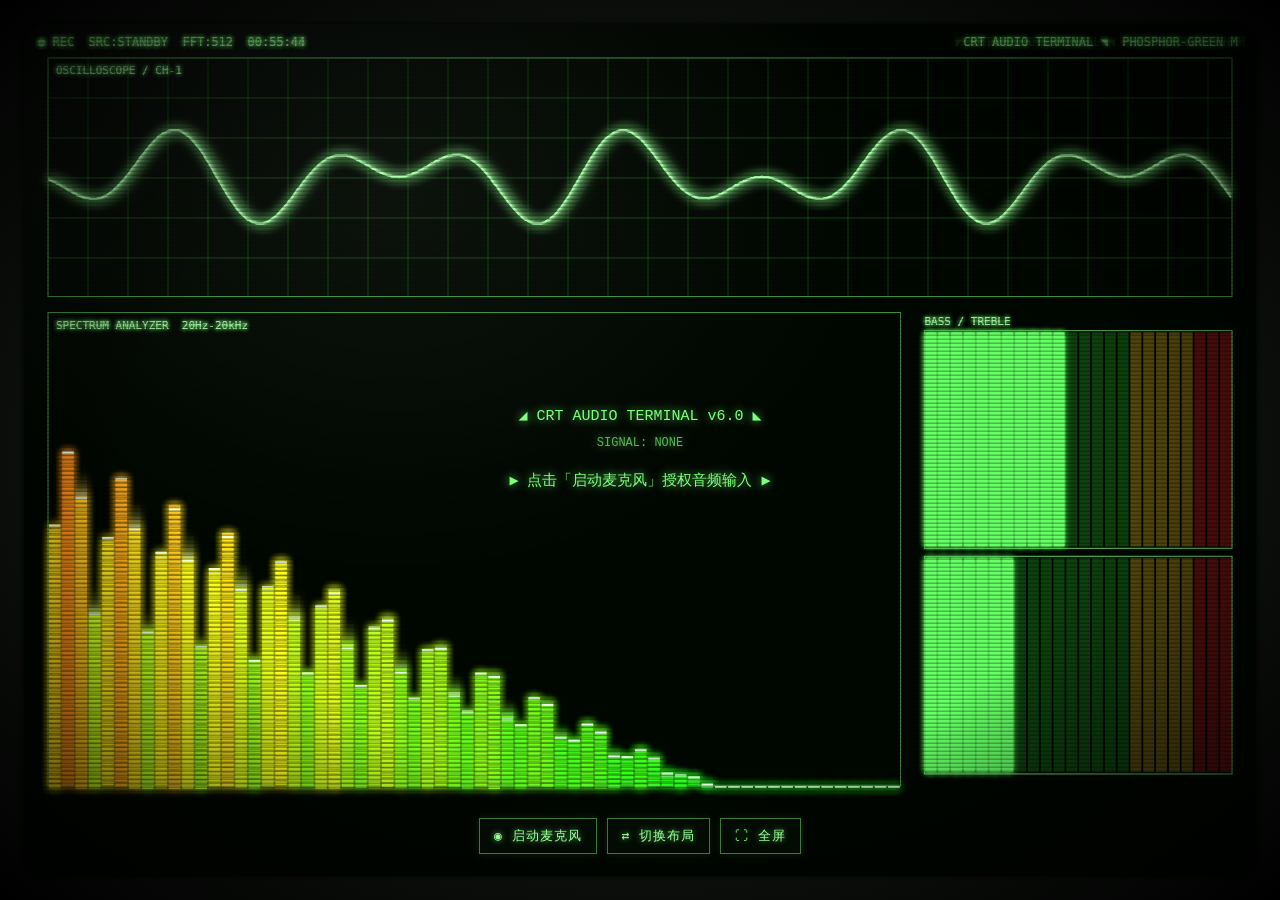
<file: HTML/audio-visualization/6.html>
<!DOCTYPE html>
<html lang="zh-CN">
<head>
  <meta charset="UTF-8">
  <meta name="viewport" content="width=device-width, initial-scale=1.0">
  <title>CRT 音频可视化终端</title>
  <style>
    /* ===== 全局与 CRT 外观 ===== */
    * { margin: 0; padding: 0; box-sizing: border-box; }

    html, body {
      width: 100%;
      height: 100%;
      background: #050805;
      overflow: hidden;
      font-family: "Courier New", Consolas, monospace;
      color: #7cff7c;
    }

    /* 显示器外壳，营造老式 CRT 的塑料机身感 */
    #bezel {
      position: absolute;
      inset: 0;
      display: flex;
      align-items: center;
      justify-content: center;
      background: radial-gradient(ellipse at center, #1a1f1a 0%, #0a0d0a 70%, #000 100%);
      padding: 24px;
    }

    /* 屏幕容器，负责圆角与内阴影（模拟屏幕凹陷） */
    #screen-wrap {
      position: relative;
      width: 100%;
      height: 100%;
      max-width: 1600px;
      border-radius: 26px;
      overflow: hidden;
      background: #020402;
      box-shadow:
        inset 0 0 120px rgba(0, 0, 0, 0.95),
        inset 0 0 40px rgba(40, 120, 40, 0.15),
        0 0 4px #000;
    }

    canvas { display: block; width: 100%; height: 100%; }

    /* 扫描线叠加层 */
    #scanlines {
      pointer-events: none;
      position: absolute;
      inset: 0;
      background: repeating-linear-gradient(
        to bottom,
        rgba(0, 0, 0, 0) 0px,
        rgba(0, 0, 0, 0) 2px,
        rgba(0, 0, 0, 0.28) 3px,
        rgba(0, 0, 0, 0.28) 4px
      );
      mix-blend-mode: multiply;
      z-index: 5;
    }

    /* 屏幕暗角 / 玻璃反光 */
    #vignette {
      pointer-events: none;
      position: absolute;
      inset: 0;
      background:
        radial-gradient(ellipse at 30% 20%, rgba(255,255,255,0.05), transparent 40%),
        radial-gradient(ellipse at center, transparent 55%, rgba(0,0,0,0.75) 100%);
      z-index: 6;
    }

    /* 轻微滚动的画面滚动条纹（roll bar） */
    #rollbar {
      pointer-events: none;
      position: absolute;
      left: 0; right: 0;
      height: 22%;
      background: linear-gradient(to bottom, transparent, rgba(150,255,150,0.05), transparent);
      z-index: 5;
      animation: roll 7s linear infinite;
    }
    @keyframes roll {
      0%   { top: -22%; }
      100% { top: 100%; }
    }

    /* ===== 纯文字操作按钮 ===== */
    #controls {
      position: absolute;
      left: 50%;
      bottom: 22px;
      transform: translateX(-50%);
      display: flex;
      gap: 10px;
      z-index: 10;
      flex-wrap: wrap;
      justify-content: center;
      padding: 0 12px;
    }

    .btn {
      background: rgba(6, 18, 6, 0.55);
      border: 1px solid rgba(124, 255, 124, 0.45);
      color: #9cff9c;
      font-family: inherit;
      font-size: 13px;
      letter-spacing: 1px;
      padding: 8px 14px;
      cursor: pointer;
      text-shadow: 0 0 6px rgba(124, 255, 124, 0.7);
      box-shadow: 0 0 8px rgba(124, 255, 124, 0.12);
      transition: all 0.15s ease;
      user-select: none;
      backdrop-filter: blur(1px);
    }
    .btn:hover {
      background: rgba(124, 255, 124, 0.15);
      box-shadow: 0 0 14px rgba(124, 255, 124, 0.4);
    }
    .btn:active { transform: translateY(1px); }
    .btn.on {
      background: rgba(124, 255, 124, 0.28);
      color: #eaffea;
    }

    /* 开机提示 / 状态文字 */
    #hint {
      position: absolute;
      top: 50%;
      left: 50%;
      transform: translate(-50%, -50%);
      z-index: 9;
      text-align: center;
      text-shadow: 0 0 10px rgba(124,255,124,0.8);
      font-size: 15px;
      line-height: 1.9;
      pointer-events: none;
    }
    #hint .blink { animation: blink 1s step-end infinite; }
    @keyframes blink { 50% { opacity: 0; } }
  </style>
</head>
<body>
  <div id="bezel">
    <div id="screen-wrap">
      <canvas id="cv"></canvas>
      <div id="rollbar"></div>
      <div id="scanlines"></div>
      <div id="vignette"></div>

      <!-- 开机提示，纯文字风格 -->
      <div id="hint">
        <div>◢ CRT AUDIO TERMINAL v6.0 ◣</div>
        <div style="opacity:.7;font-size:12px">SIGNAL: NONE</div>
        <div class="blink" style="margin-top:14px">▶ 点击「启动麦克风」授权音频输入 ▶</div>
      </div>

      <!-- 纯文字操作按钮 -->
      <div id="controls">
        <div class="btn" id="btnMic">◉ 启动麦克风</div>
        <div class="btn" id="btnMode">⇄ 切换布局</div>
        <div class="btn" id="btnFull">⛶ 全屏</div>
      </div>
    </div>
  </div>

  <script>
  (function () {
    "use strict";

    // ===== 基础引用 =====
    const canvas   = document.getElementById("cv");
    const ctx      = canvas.getContext("2d");
    const wrap     = document.getElementById("screen-wrap");
    const hint     = document.getElementById("hint");
    const btnMic   = document.getElementById("btnMic");
    const btnMode  = document.getElementById("btnMode");
    const btnFull  = document.getElementById("btnFull");

    // ===== 状态 =====
    let W = 0, H = 0, DPR = 1;
    let audioCtx = null, analyser = null, source = null;
    let micStream = null;         // 当前麦克风媒体流（用于关闭）
    let freqData = null, timeData = null;
    let running = false;          // 麦克风是否开启
    let layout = 0;               // 布局编号（多种元素组合）
    const LAYOUT_COUNT = 3;
    const FFT_SIZE = 512;         // FFT 大小（同时用于分析器与状态栏显示）
    let t = 0;                    // 全局时间计数

    // 平滑用的历史数据
    let peakHold = [];            // 频谱柱峰值保持
    let vuL = 0, vuR = 0;         // VU 表数值
    let radialSmooth = [];        // 圆形可视化平滑

    // ===== 尺寸自适应 =====
    function resize() {
      DPR = Math.min(window.devicePixelRatio || 1, 2);
      const r = wrap.getBoundingClientRect();
      W = r.width; H = r.height;
      canvas.width  = Math.floor(W * DPR);
      canvas.height = Math.floor(H * DPR);
      ctx.setTransform(DPR, 0, 0, DPR, 0, 0);
    }
    window.addEventListener("resize", resize);

    // ===== 麦克风开关切换 =====
    async function toggleMic() {
      if (running) { stopMic(); return; }
      try {
        const stream = await navigator.mediaDevices.getUserMedia({ audio: true });
        setupAnalyser();
        micStream = stream;
        source = audioCtx.createMediaStreamSource(stream);
        source.connect(analyser);
        running = true;
        btnMic.classList.add("on");
        btnMic.textContent = "◉ 关闭麦克风";
        hint.style.display = "none";
      } catch (e) {
        // 授权失败时给出提示
        hint.style.display = "block";
        hint.innerHTML = "<div style='color:#ff8080'>⚠ 麦克风不可用</div>" +
                         "<div style='opacity:.7;font-size:12px'>" + (e && e.name ? e.name : "ERROR") + "</div>" +
                         "<div class='blink' style='margin-top:12px'>请检查权限后重试</div>";
      }
    }

    // ===== 关闭麦克风，回到待机（伪数据）画面 =====
    function stopMic() {
      if (source) { try { source.disconnect(); } catch (e) {} source = null; }
      if (micStream) { micStream.getTracks().forEach(tr => tr.stop()); micStream = null; }
      running = false;
      btnMic.classList.remove("on");
      btnMic.textContent = "◉ 启动麦克风";
      hint.style.display = "block";
      hint.innerHTML = "<div>◢ CRT AUDIO TERMINAL v6.0 ◣</div>" +
                       "<div style='opacity:.7;font-size:12px'>SIGNAL: NONE</div>" +
                       "<div class='blink' style='margin-top:14px'>▶ 点击「启动麦克风」授权音频输入 ▶</div>";
    }

    // ===== 分析器构建 =====
    function setupAnalyser() {
      if (!audioCtx) audioCtx = new (window.AudioContext || window.webkitAudioContext)();
      if (audioCtx.state === "suspended") audioCtx.resume();
      if (!analyser) {
        analyser = audioCtx.createAnalyser();
        analyser.fftSize = FFT_SIZE;
        analyser.smoothingTimeConstant = 0.8;
        freqData = new Uint8Array(analyser.frequencyBinCount);
        timeData = new Uint8Array(analyser.fftSize);
      }
    }

    // ===== 工具函数 =====
    function glow(color, blur) { ctx.shadowColor = color; ctx.shadowBlur = blur; }
    function noGlow() { ctx.shadowBlur = 0; }

    // 若没有真实数据，生成伪造的平滑随机波形，保证画面不空
    function fakeData() {
      if (!freqData) {
        freqData = new Uint8Array(1024);
        timeData = new Uint8Array(2048);
      }
      for (let i = 0; i < freqData.length; i++) {
        const base = Math.max(0, 200 - i * 0.25);
        freqData[i] = base * (0.4 + 0.6 * Math.abs(Math.sin(t * 0.03 + i * 0.05)));
      }
      for (let i = 0; i < timeData.length; i++) {
        timeData[i] = 128 + 60 * Math.sin(t * 0.05 + i * 0.02) * Math.sin(t * 0.013 + i * 0.005);
      }
    }

    function pullData() {
      if (running && analyser) {
        analyser.getByteFrequencyData(freqData);
        analyser.getByteTimeDomainData(timeData);
      } else {
        fakeData();
      }
    }

    // ===== 可视化元素 1：示波器（顶部波形） =====
    function drawOscilloscope(x, y, w, h) {
      const n = timeData.length;
      ctx.save();
      // 网格背景
      drawGrid(x, y, w, h, 40, "rgba(80,255,80,0.08)");

      ctx.beginPath();
      for (let i = 0; i < n; i += 2) {
        const px = x + (i / n) * w;
        const v = (timeData[i] - 128) / 128; // -1 ~ 1
        const py = y + h / 2 + v * (h / 2) * 0.9;
        if (i === 0) ctx.moveTo(px, py); else ctx.lineTo(px, py);
      }
      glow("#8cff8c", 12);
      ctx.strokeStyle = "#aaffaa";
      ctx.lineWidth = 2;
      ctx.stroke();
      noGlow();
      // 标签
      label(x + 8, y + 16, "OSCILLOSCOPE / CH-1");
      ctx.restore();
    }

    // ===== 可视化元素 2：频谱柱状（主体） =====
    function drawSpectrum(x, y, w, h) {
      ctx.save();
      const bars = 64;
      const step = Math.floor(freqData.length / bars); // 覆盖全部 bin，保留高频
      const bw = w / bars;
      if (peakHold.length !== bars) peakHold = new Array(bars).fill(0);

      for (let i = 0; i < bars; i++) {
        let sum = 0;
        for (let j = 0; j < step; j++) sum += freqData[i * step + j];
        const v = (sum / step) / 255;                 // 0~1
        const bh = v * h * 0.95;
        const bx = x + i * bw;
        const by = y + h - bh;

        // 峰值保持
        if (bh > peakHold[i]) peakHold[i] = bh;
        else peakHold[i] = Math.max(0, peakHold[i] - h * 0.006);

        // 由绿到黄到红的电平配色（磷光屏渐变）
        const hue = 120 - v * 120;
        glow("hsl(" + hue + ",100%,60%)", 8);
        ctx.fillStyle = "hsl(" + hue + ",100%,55%)";
        // 分段绘制，模拟 LED 电平条
        const seg = 5;
        for (let s = by; s < y + h; s += seg) {
          ctx.fillRect(bx + 1, s, bw - 2, seg - 2);
        }
        // 峰值线
        ctx.fillStyle = "#eaffea";
        ctx.fillRect(bx + 1, y + h - peakHold[i], bw - 2, 2);
      }
      noGlow();
      drawGrid(x, y, w, h, 999, "transparent"); // 仅边框
      label(x + 8, y + 16, "SPECTRUM ANALYZER  20Hz-20kHz");
      ctx.restore();
    }

    // ===== 可视化元素 5：矢量示波器（XY 李萨如图形） =====
    // 用时域数据做相位偏移绘制李萨如曲线，模拟老式 CRT 矢量示波管。
    // 优化点：降采样减少线条密度 + 强跨帧平滑抑制抖动 + 曲线插值让轨迹柔顺。
    const VS_POINTS = 96;    // 绘制点数（降采样，远小于原始采样数，降低密度）
    const VS_BASE_R = 0.2;   // 基础圆半径（归一化），保证图形有最小大小
    let vsSmooth = [];       // 每个点的平滑坐标
    let vsGain = 1;          // 自动增益（跨帧缓变）
    let vsRot = 0;           // 缓慢旋转角度
    function drawVectorscope(cx, cy, size) {
      ctx.save();
      const n = timeData.length;
      const off = Math.floor(n / 4); // 90° 相位偏移，制造 XY 图形
      const r = size * 0.9;
      const P = VS_POINTS;
      const stride = n / P;          // 降采样步长

      // 1) 计算本帧峰值，做自动增益：让图形稳定填充到约 85% 半径
      let peak = 0;
      for (let i = 0; i < n; i++) {
        const a = Math.abs(timeData[i] - 128) / 128;
        if (a > peak) peak = a;
      }
      // 目标增益：峰值越小放大越多，并限制范围避免过曝或过小
      const targetGain = peak > 0.02 ? Math.min(6, 0.85 / peak) : 6;
      vsGain += (targetGain - vsGain) * 0.03; // 缓慢逼近，消除音量抖动引起的忽大忽小

      // 2) 缓慢旋转，增加动态美感
      vsRot += 0.002;
      const cosR = Math.cos(vsRot), sinR = Math.sin(vsRot);

      // 3) 降采样取点，并做强跨帧低通平滑（系数越小越稳）
      if (vsSmooth.length !== P * 2) vsSmooth = new Array(P * 2).fill(0);
      const pts = new Array(P * 2);
      for (let k = 0; k < P; k++) {
        const idx = Math.floor(k * stride);
        // 波形分量（受自动增益控制）
        const wx = (timeData[idx] - 128) / 128 * vsGain;
        const wy = (timeData[(idx + off) % n] - 128) / 128 * vsGain;
        // 基础圆分量：保证无论音量大小都有一个最小尺寸的圆环
        const ang = (k / P) * Math.PI * 2;
        const vx = Math.cos(ang) * VS_BASE_R + wx * (1 - VS_BASE_R);
        const vy = Math.sin(ang) * VS_BASE_R + wy * (1 - VS_BASE_R);
        // 旋转
        const rx = vx * cosR - vy * sinR;
        const ry = vx * sinR + vy * cosR;
        // 跨帧平滑（0.05：明显更稳，几乎无剧烈跳变）
        vsSmooth[k * 2]     += (rx - vsSmooth[k * 2]) * 0.05;
        vsSmooth[k * 2 + 1] += (ry - vsSmooth[k * 2 + 1]) * 0.05;
        pts[k * 2]     = cx + vsSmooth[k * 2] * r;
        pts[k * 2 + 1] = cy + vsSmooth[k * 2 + 1] * r;
      }

      // 4) 用二次贝塞尔通过相邻点中点，绘制柔顺闭合轨迹
      glow("#9cff9c", 14);
      ctx.strokeStyle = "rgba(190,255,190,0.9)";
      ctx.lineWidth = 1.8;
      ctx.lineJoin = "round";
      ctx.beginPath();
      ctx.moveTo((pts[0] + pts[(P - 1) * 2]) / 2, (pts[1] + pts[(P - 1) * 2 + 1]) / 2);
      for (let k = 0; k < P; k++) {
        const cxp = pts[k * 2], cyp = pts[k * 2 + 1];
        const nx = pts[((k + 1) % P) * 2], ny = pts[((k + 1) % P) * 2 + 1];
        ctx.quadraticCurveTo(cxp, cyp, (cxp + nx) / 2, (cyp + ny) / 2);
      }
      ctx.stroke();
      noGlow();

      label(cx - r, cy - r - 6, "VECTORSCOPE / X-Y");
      ctx.restore();
    }

    // ===== 可视化元素 3：圆形径向可视化 =====
    function drawRadial(cx, cy, radius) {
      ctx.save();
      const bins = 96;
      const step = Math.floor(freqData.length / 2 / bins);
      if (radialSmooth.length !== bins) radialSmooth = new Array(bins).fill(0);

      // 中心旋转光环
      ctx.translate(cx, cy);
      ctx.rotate(t * 0.003);

      for (let i = 0; i < bins; i++) {
        let sum = 0;
        for (let j = 0; j < step; j++) sum += freqData[i * step + j];
        const v = (sum / step) / 255;
        radialSmooth[i] += (v - radialSmooth[i]) * 0.4;
        const len = radialSmooth[i] * radius * 0.9;
        const ang = (i / bins) * Math.PI * 2;
        const x1 = Math.cos(ang) * radius * 0.45;
        const y1 = Math.sin(ang) * radius * 0.45;
        const x2 = Math.cos(ang) * (radius * 0.45 + len);
        const y2 = Math.sin(ang) * (radius * 0.45 + len);
        const hue = 120 - v * 80;
        ctx.strokeStyle = "hsl(" + hue + ",100%,60%)";
        ctx.lineWidth = 2;
        glow("hsl(" + hue + ",100%,60%)", 6);
        ctx.beginPath();
        ctx.moveTo(x1, y1);
        ctx.lineTo(x2, y2);
        ctx.stroke();
      }
      noGlow();

      // 中心脉动圆
      let bass = 0;
      for (let i = 0; i < 8; i++) bass += freqData[i];
      bass = bass / 8 / 255;
      ctx.beginPath();
      ctx.arc(0, 0, radius * 0.42 + bass * 12, 0, Math.PI * 2);
      ctx.strokeStyle = "rgba(160,255,160,0.5)";
      ctx.lineWidth = 1.5;
      ctx.stroke();
      ctx.restore();
    }

    // ===== 可视化元素 4：低音 / 高音电平表 =====
    // 说明：浏览器仅能取到混合后的单路信号，无法区分左右声道，
    // 因此这里改用频段能量：低频段(BASS) 与 高频段(TREBLE)。
    function drawVU(x, y, w, h) {
      ctx.save();
      // 从频谱能量估算低音、高音电平
      let lo = 0, hi = 0;
      const half = freqData.length / 2;
      for (let i = 0; i < half / 2; i++) lo += freqData[i];
      for (let i = half / 2; i < half; i++) hi += freqData[i];
      lo = lo / (half / 2) / 255;
      hi = hi / (half / 2) / 255;
      vuL += (lo - vuL) * 0.25;
      vuR += (hi - vuR) * 0.25;

      const meterH = (h - 30) / 2;
      drawMeterBar(x, y + 18, w, meterH - 4, vuL, "");
      drawMeterBar(x, y + 18 + meterH + 4, w, meterH - 4, vuR, "");
      label(x, y + 12, "BASS / TREBLE");
      ctx.restore();
    }
    function drawMeterBar(x, y, w, h, v, tag) {
      // 外框
      ctx.strokeStyle = "rgba(124,255,124,0.4)";
      ctx.lineWidth = 1;
      ctx.strokeRect(x, y, w, h);
      // 分段 LED
      const segs = 24;
      const on = Math.round(v * segs);
      const sw = w / segs;
      for (let i = 0; i < segs; i++) {
        const lit = i < on;
        const ratio = i / segs;
        let color;
        if (ratio > 0.85) color = lit ? "#ff5555" : "rgba(120,20,20,0.4)";
        else if (ratio > 0.65) color = lit ? "#ffdd44" : "rgba(120,100,20,0.4)";
        else color = lit ? "#66ff66" : "rgba(20,90,20,0.4)";
        if (lit) glow(color, 6); else noGlow();
        ctx.fillStyle = color;
        ctx.fillRect(x + i * sw + 1, y + 2, sw - 2, h - 4);
      }
      noGlow();
      ctx.fillStyle = "#9cff9c";
      ctx.font = "11px monospace";
      ctx.fillText(tag, x + w + 6, y + h / 2 + 4);
    }

    // ===== 辅助：网格与标签 =====
    function drawGrid(x, y, w, h, cell, color) {
      ctx.save();
      ctx.strokeStyle = "rgba(124,255,124,0.25)";
      ctx.lineWidth = 1;
      ctx.strokeRect(x, y, w, h);
      if (color !== "transparent") {
        ctx.strokeStyle = color;
        for (let gx = x + cell; gx < x + w; gx += cell) {
          ctx.beginPath(); ctx.moveTo(gx, y); ctx.lineTo(gx, y + h); ctx.stroke();
        }
        for (let gy = y + cell; gy < y + h; gy += cell) {
          ctx.beginPath(); ctx.moveTo(x, gy); ctx.lineTo(x + w, gy); ctx.stroke();
        }
      }
      ctx.restore();
    }
    function label(x, y, text) {
      ctx.save();
      ctx.fillStyle = "rgba(180,255,180,0.7)";
      ctx.font = "11px monospace";
      ctx.shadowColor = "#7cff7c";
      ctx.shadowBlur = 4;
      ctx.fillText(text, x, y);
      ctx.restore();
    }

    // ===== 顶部状态栏（滚动文字 + 时间） =====
    function drawStatusBar() {
      ctx.save();
      ctx.fillStyle = "rgba(140,255,140,0.85)";
      ctx.font = "12px monospace";
      ctx.shadowColor = "#7cff7c"; ctx.shadowBlur = 4;
      const src = running ? "MIC-IN" : "STANDBY";
      const now = new Date();
      const hh = String(now.getHours()).padStart(2, "0");
      const mm = String(now.getMinutes()).padStart(2, "0");
      const ss = String(now.getSeconds()).padStart(2, "0");
      ctx.fillText("● REC  SRC:" + src + "  FFT:" + FFT_SIZE + "  " + hh + ":" + mm + ":" + ss, 14, 22);

      // 右侧滚动跑马灯
      const marquee = "◤ CRT AUDIO TERMINAL ◥  PHOSPHOR-GREEN MODE  //  60Hz REFRESH  //  ";
      const offset = (t * 1.5) % (marquee.length * 7.2);
      ctx.fillStyle = "rgba(140,255,140,0.5)";
      ctx.fillText((marquee + marquee).substr(0, 40).slice(Math.floor(offset / 7.2)) , W - 300, 22);
      ctx.restore();
    }

    // ===== 主渲染循环 =====
    function render() {
      t++;
      pullData();

      // 拖影：不完全清空，制造磷光余晖
      ctx.fillStyle = "rgba(2, 8, 2, 0.28)";
      ctx.fillRect(0, 0, W, H);

      drawStatusBar();

      const pad = 24;
      const topY = 34;

      if (layout === 0) {
        // 布局 A：示波器 + 频谱 + VU
        const osH = H * 0.28;
        drawOscilloscope(pad, topY, W - pad * 2, osH);
        const spY = topY + osH + 16;
        const spH = H - spY - 90;
        drawSpectrum(pad, spY, (W - pad * 2) * 0.72, spH);
        drawVU(pad + (W - pad * 2) * 0.72 + 24, spY, (W - pad * 2) * 0.28 - 24, spH);
      } else if (layout === 1) {
        // 布局 B：中央矢量示波器 + 底部频谱 + 顶部波形
        drawVectorscope(W / 2, H * 0.4, Math.min(W, H) * 0.32);
        const spH = H * 0.22;
        drawSpectrum(pad, H - spH - 80, W - pad * 2, spH);
        drawOscilloscope(pad, topY, W - pad * 2, H * 0.14);
      } else {
        // 布局 C：左圆环 + 右侧堆叠示波器/频谱/VU
        const half = (W - pad * 3) / 2;
        drawRadial(pad + half / 2, H * 0.45, Math.min(half, H) * 0.34);
        const rx = pad * 2 + half;
        const rh = (H - topY - 90) / 3;
        drawOscilloscope(rx, topY, half, rh - 10);
        drawSpectrum(rx, topY + rh, half, rh - 10);
        drawVU(rx, topY + rh * 2, half, rh - 10);
      }

      requestAnimationFrame(render);
    }

    // ===== 全屏切换 =====
    function toggleFull() {
      if (!document.fullscreenElement) {
        (document.documentElement.requestFullscreen || function(){}).call(document.documentElement);
      } else {
        document.exitFullscreen && document.exitFullscreen();
      }
    }
    document.addEventListener("fullscreenchange", () => {
      btnFull.classList.toggle("on", !!document.fullscreenElement);
      setTimeout(resize, 60);
    });

    // ===== 事件绑定 =====
    btnMic.addEventListener("click", toggleMic);
    btnMode.addEventListener("click", () => { layout = (layout + 1) % LAYOUT_COUNT; });
    btnFull.addEventListener("click", toggleFull);

    // ===== 启动 =====
    resize();
    render(); // 未授权时先跑伪数据画面
  })();
  </script>
</body>
</html>
</file>
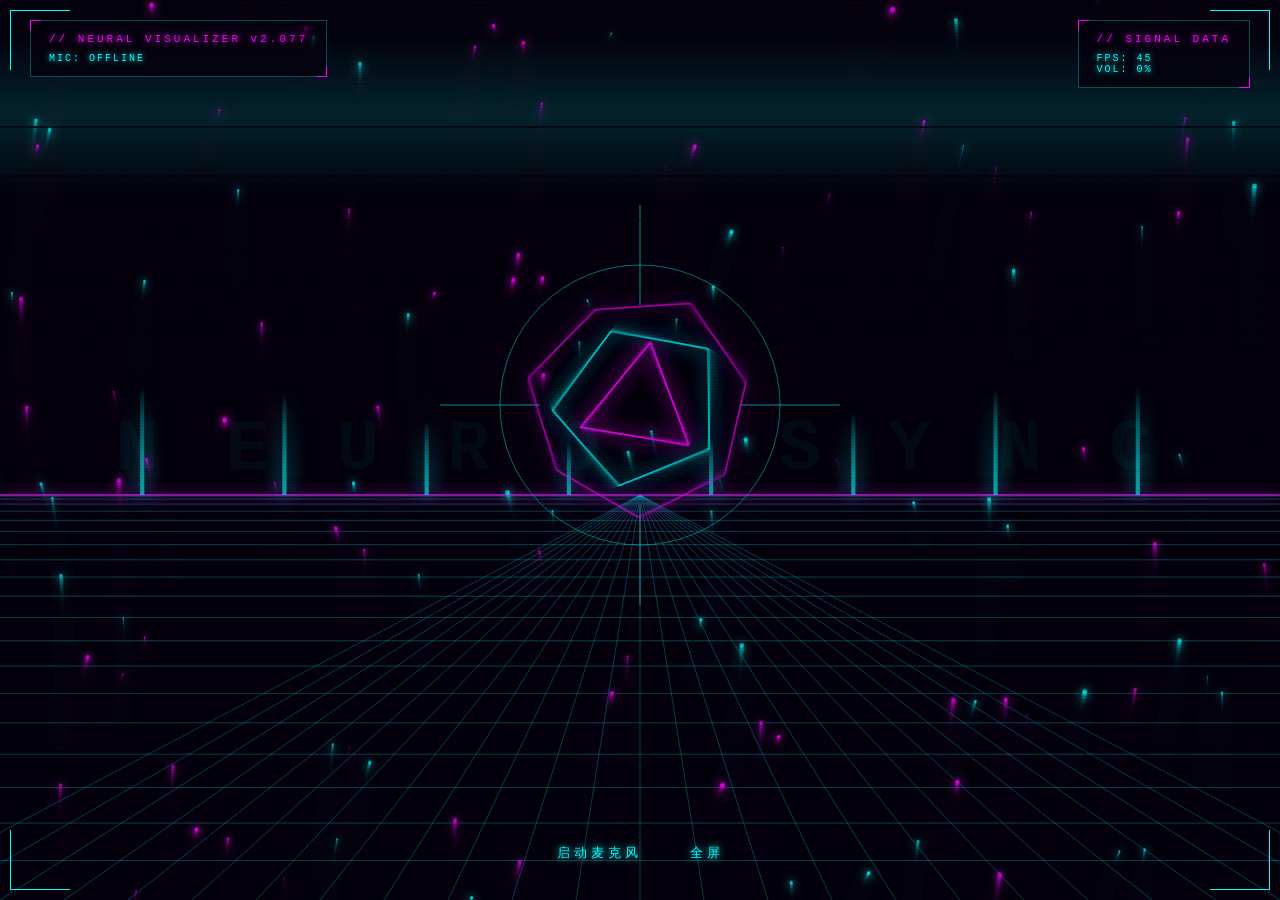
<file: HTML/audio-visualization/7.html>
<!DOCTYPE html>
<html lang="zh-CN">
<head>
<meta charset="UTF-8">
<meta name="viewport" content="width=device-width, initial-scale=1.0">
<title>CYBER AUDIO // NEURAL VISUALIZER</title>
<style>
  * { margin: 0; padding: 0; box-sizing: border-box; }
  html, body {
    width: 100%; height: 100%; overflow: hidden;
    background: #05010d;
    font-family: 'Courier New', 'Consolas', monospace;
    color: #00ffff;
    cursor: default;
  }
  canvas { display: block; position: fixed; top: 0; left: 0; z-index: 1; }

  /* HUD 控制面板 */
  #hud {
    position: fixed; top: 0; left: 0; right: 0; z-index: 10;
    display: flex; justify-content: space-between; align-items: flex-start;
    padding: 20px 30px; pointer-events: none;
  }
  #hud-left, #hud-right { pointer-events: auto; }

  .panel {
    background: rgba(5, 1, 13, 0.75);
    border: 1px solid rgba(0, 255, 255, 0.3);
    padding: 12px 18px;
    position: relative;
  }
  .panel::before, .panel::after {
    content: '';
    position: absolute;
    width: 10px; height: 10px;
    border: 1px solid #ff00ff;
  }
  .panel::before { top: -1px; left: -1px; border-right: none; border-bottom: none; }
  .panel::after { bottom: -1px; right: -1px; border-left: none; border-top: none; }

  .title {
    font-size: 11px; letter-spacing: 3px; color: #ff00ff;
    text-shadow: 0 0 8px #ff00ff;
    margin-bottom: 8px;
  }
  .status {
    font-size: 10px; letter-spacing: 2px; color: #00ffff;
    text-shadow: 0 0 6px #00ffff;
  }
  .status.off { color: #444; text-shadow: none; }
  .status.rec { color: #ff0040; text-shadow: 0 0 8px #ff0040; animation: blink 1s infinite; }
  @keyframes blink { 50% { opacity: 0.3; } }

  /* 按钮 */
  #controls {
    position: fixed; bottom: 30px; left: 50%; transform: translateX(-50%);
    z-index: 10; display: flex; gap: 40px;
  }
  .btn {
    background: none; border: none; outline: none;
    font-family: inherit; font-size: 13px; letter-spacing: 4px;
    color: #00ffff; text-shadow: 0 0 8px #00ffff;
    cursor: pointer; padding: 8px 4px; position: relative;
    text-transform: uppercase;
    transition: color 0.2s, text-shadow 0.2s;
  }
  .btn::after {
    content: ''; position: absolute; bottom: 0; left: 50%;
    width: 0; height: 1px;
    background: #ff00ff; box-shadow: 0 0 6px #ff00ff;
    transition: width 0.3s, left 0.3s;
  }
  .btn:hover { color: #ff00ff; text-shadow: 0 0 12px #ff00ff; }
  .btn:hover::after { width: 100%; left: 0; }
  .btn:active { transform: scale(0.97); }

  /* 角落装饰 */
  .corner {
    position: fixed; width: 60px; height: 60px; z-index: 10;
    border-color: #ff00ff; pointer-events: none;
  }
  .corner.tl { top: 10px; left: 10px; border-top: 1px solid; border-left: 1px solid; }
  .corner.tr { top: 10px; right: 10px; border-top: 1px solid; border-right: 1px solid; }
  .corner.bl { bottom: 10px; left: 10px; border-bottom: 1px solid; border-left: 1px solid; }
  .corner.br { bottom: 10px; right: 10px; border-bottom: 1px solid; border-right: 1px solid; }

  /* 故障文字层 */
  #glitch-title {
    position: fixed; top: 50%; left: 50%; transform: translate(-50%, -50%);
    z-index: 5; font-size: 72px; letter-spacing: 12px; font-weight: bold;
    color: rgba(0, 255, 255, 0.04);
    text-shadow: none;
    pointer-events: none;
    white-space: nowrap;
    transition: opacity 0.5s;
  }
</style>
</head>
<body>

<canvas id="cv"></canvas>

<div id="glitch-title">N E U R O &nbsp; S Y N C</div>

<div class="corner tl"></div>
<div class="corner tr"></div>
<div class="corner bl"></div>
<div class="corner br"></div>

<div id="hud">
  <div class="panel" id="hud-left">
    <div class="title">// NEURAL VISUALIZER v2.077</div>
    <div class="status" id="status-mic">MIC: OFFLINE</div>
  </div>
  <div class="panel" id="hud-right">
    <div class="title">// SIGNAL DATA</div>
    <div class="status" id="status-fps">FPS: --</div>
    <div class="status" id="status-vol">VOL: --</div>
  </div>
</div>

<div id="controls">
  <button class="btn" id="btn-mic">启动麦克风</button>
  <button class="btn" id="btn-fullscreen">全屏</button>
</div>

<script>
// ============================================================
//  CYBER AUDIO VISUALIZER
// ============================================================

const canvas = document.getElementById('cv');
const ctx = canvas.getContext('2d');
const btnMic = document.getElementById('btn-mic');
const btnFs = document.getElementById('btn-fullscreen');
const statusMic = document.getElementById('status-mic');
const statusFps = document.getElementById('status-fps');
const statusVol = document.getElementById('status-vol');
const glitchTitle = document.getElementById('glitch-title');

let W, H;
function resize() {
  W = canvas.width = window.innerWidth;
  H = canvas.height = window.innerHeight;
}
resize();
window.addEventListener('resize', resize);

// --- 音频系统 ---
let audioCtx = null;
let analyser = null;
let source = null;
let dataArray = null;
let freqArray = null;
let micActive = false;
let micStream = null;

async function toggleMic() {
  if (micActive) {
    stopMic();
  } else {
    await startMic();
  }
}

async function startMic() {
  try {
    micStream = await navigator.mediaDevices.getUserMedia({ audio: true });
    audioCtx = new (window.AudioContext || window.webkitAudioContext)();
    source = audioCtx.createMediaStreamSource(micStream);
    analyser = audioCtx.createAnalyser();
    analyser.fftSize = 512;
    analyser.smoothingTimeConstant = 0.82;
    source.connect(analyser);
    dataArray = new Uint8Array(analyser.fftSize);
    freqArray = new Uint8Array(analyser.frequencyBinCount);
    micActive = true;
    btnMic.textContent = '停止麦克风';
    statusMic.textContent = 'MIC: ACTIVE';
    statusMic.classList.add('rec');
    glitchTitle.style.opacity = '0';
    initParticles();
  } catch (e) {
    statusMic.textContent = 'MIC: ACCESS DENIED';
    statusMic.classList.add('off');
  }
}

function stopMic() {
  if (micStream) {
    micStream.getTracks().forEach(t => t.stop());
    micStream = null;
  }
  if (audioCtx) {
    audioCtx.close();
    audioCtx = null;
  }
  analyser = null;
  source = null;
  dataArray = null;
  freqArray = null;
  micActive = false;
  btnMic.textContent = '启动麦克风';
  statusMic.textContent = 'MIC: OFFLINE';
  statusMic.classList.remove('rec');
  glitchTitle.style.opacity = '1';
}

btnMic.addEventListener('click', toggleMic);

// --- 全屏 ---
btnFs.addEventListener('click', () => {
  if (!document.fullscreenElement) {
    document.documentElement.requestFullscreen();
    btnFs.textContent = '退出全屏';
  } else {
    document.exitFullscreen();
    btnFs.textContent = '全屏';
  }
});
document.addEventListener('fullscreenchange', () => {
  btnFs.textContent = document.fullscreenElement ? '退出全屏' : '全屏';
});

// --- 辅助函数 ---
function neonLine(x1, y1, x2, y2, color, glow) {
  ctx.shadowBlur = glow;
  ctx.shadowColor = color;
  ctx.strokeStyle = color;
  ctx.beginPath();
  ctx.moveTo(x1, y1);
  ctx.lineTo(x2, y2);
  ctx.stroke();
}

function neonCircle(x, y, r, color, glow, lw) {
  ctx.shadowBlur = glow;
  ctx.shadowColor = color;
  ctx.strokeStyle = color;
  ctx.lineWidth = lw;
  ctx.beginPath();
  ctx.arc(x, y, r, 0, Math.PI * 2);
  ctx.stroke();
}

function lerp(a, b, t) { return a + (b - a) * t; }

// --- 粒子系统 ---
let particles = [];
class Particle {
  constructor() { this.reset(); this.y = Math.random() * H; }
  reset() {
    this.x = Math.random() * W;
    this.y = H + 10;
    this.speed = 0.5 + Math.random() * 2.5;
    this.size = 0.5 + Math.random() * 2;
    this.life = 1;
    this.freqIndex = Math.floor(Math.random() * 60);
    this.color = Math.random() > 0.5 ? '#ff00ff' : '#00ffff';
    this.vx = (Math.random() - 0.5) * 0.5;
  }
  update(intensity) {
    let boost = 1;
    if (freqArray && freqArray.length) {
      boost = 1 + (freqArray[this.freqIndex] / 255) * intensity;
    }
    this.y -= this.speed * boost;
    this.x += this.vx + Math.sin(this.y * 0.01) * 0.3;
    if (this.y < -10) this.reset();
  }
  draw() {
    ctx.shadowBlur = 8;
    ctx.shadowColor = this.color;
    ctx.fillStyle = this.color;
    ctx.globalAlpha = 0.6;
    ctx.beginPath();
    ctx.arc(this.x, this.y, this.size, 0, Math.PI * 2);
    ctx.fill();
    ctx.globalAlpha = 1;
  }
}

function initParticles() {
  particles = [];
  for (let i = 0; i < 120; i++) particles.push(new Particle());
}
initParticles();

// --- 扫描线效果 ---
let scanY = 0;

// --- 静态噪声 ---
function drawNoise() {
  const imgData = ctx.createImageData(W, 2);
  for (let i = 0; i < imgData.data.length; i += 4) {
    const v = Math.random() * 30;
    imgData.data[i] = v;
    imgData.data[i + 1] = v;
    imgData.data[i + 2] = v;
    imgData.data[i + 3] = Math.random() * 15;
  }
  ctx.putImageData(imgData, 0, Math.floor(Math.random() * H));
}

// --- 绘制透视网格 ---
function drawGrid(time) {
  const horizon = H * 0.55;
  const vanishX = W / 2;
  ctx.strokeStyle = 'rgba(0, 255, 255, 0.08)';
  ctx.lineWidth = 1;
  ctx.shadowBlur = 0;

  // 横线（透视）
  for (let i = 0; i < 20; i++) {
    const t = i / 20;
    const perspective = t * t;
    const y = horizon + (H - horizon) * perspective;
    ctx.beginPath();
    ctx.moveTo(0, y);
    ctx.lineTo(W, y);
    ctx.stroke();
  }

  // 竖线（向消失点汇聚）
  const numV = 24;
  for (let i = 0; i <= numV; i++) {
    const spread = (i / numV - 0.5) * 2;
    ctx.beginPath();
    ctx.moveTo(W / 2 + spread * W * 0.6, H);
    ctx.lineTo(vanishX, horizon);
    ctx.stroke();
  }

  // 地平线上的霓虹线
  ctx.shadowBlur = 15;
  ctx.shadowColor = '#ff00ff';
  ctx.strokeStyle = 'rgba(255, 0, 255, 0.5)';
  ctx.lineWidth = 1;
  ctx.beginPath();
  ctx.moveTo(0, horizon);
  ctx.lineTo(W, horizon);
  ctx.stroke();

  // 天空/远景的光柱
  const numBeams = 8;
  for (let i = 0; i < numBeams; i++) {
    const bx = (W / (numBeams + 1)) * (i + 1);
    const h = 80 + Math.sin(time * 0.001 + i) * 30 + (freqArray ? (freqArray[i * 8] / 255) * 100 : 0);
    const grad = ctx.createLinearGradient(bx, horizon, bx, horizon - h);
    grad.addColorStop(0, 'rgba(0, 255, 255, 0.3)');
    grad.addColorStop(1, 'rgba(0, 255, 255, 0)');
    ctx.shadowBlur = 20;
    ctx.shadowColor = '#00ffff';
    ctx.fillStyle = grad;
    ctx.fillRect(bx - 2, horizon - h, 4, h);
  }
}

// --- 底部频谱柱状图（霓虹城市天际线风格）---
function drawSkyline() {
  if (!freqArray) return;
  const binCount = analyser.frequencyBinCount;
  const usable = binCount; // 覆盖全部频段，保留高频
  const barCount = 80;
  const barW = W / barCount;
  const baseY = H * 0.9;

  for (let i = 0; i < barCount; i++) {
    const idx = Math.floor((i / barCount) * usable);
    const val = freqArray[idx] / 255;
    const barH = val * H * 0.45;

    // 主柱
    const hue = (i / barCount) * 60 + 260; // 紫到粉
    const color1 = `hsl(${hue}, 100%, 55%)`;
    ctx.shadowBlur = 15;
    ctx.shadowColor = color1;

    const grad = ctx.createLinearGradient(0, baseY - barH, 0, baseY);
    grad.addColorStop(0, color1);
    grad.addColorStop(1, 'rgba(0,0,0,0.5)');
    ctx.fillStyle = grad;
    ctx.fillRect(i * barW + 1, baseY - barH, barW - 2, barH);

    // 顶部亮点
    ctx.shadowBlur = 20;
    ctx.fillStyle = '#ffffff';
    ctx.fillRect(i * barW + 1, baseY - barH - 2, barW - 2, 2);
  }
  ctx.shadowBlur = 0;
}

// --- 中心旋转多边形核心 ---
function drawCore(time, bass, mid, treb) {
  const cx = W / 2;
  const cy = H * 0.45;
  const baseR = 60;
  const pulse = baseR + bass * 40;

  ctx.save();
  ctx.translate(cx, cy);

  // 外层旋转三角环
  for (let ring = 0; ring < 3; ring++) {
    const r = pulse + ring * 30 + Math.sin(time * 0.002 + ring) * 10;
    const sides = 3 + ring * 2;
    const rot = time * 0.0005 * (ring % 2 === 0 ? 1 : -1);

    ctx.shadowBlur = 20;
    ctx.shadowColor = ring % 2 === 0 ? '#ff00ff' : '#00ffff';
    ctx.strokeStyle = ring % 2 === 0 ? `rgba(255,0,255,${0.6 - ring * 0.15})` : `rgba(0,255,255,${0.6 - ring * 0.15})`;
    ctx.lineWidth = 1.5;
    ctx.beginPath();
    for (let i = 0; i <= sides; i++) {
      const angle = (i / sides) * Math.PI * 2 + rot;
      const rr = r + Math.sin(angle * 3 + time * 0.003) * (5 + mid * 15);
      const x = Math.cos(angle) * rr;
      const y = Math.sin(angle) * rr;
      if (i === 0) ctx.moveTo(x, y); else ctx.lineTo(x, y);
    }
    ctx.stroke();
  }

  ctx.restore();
}

// --- 圆形频谱环 ---
function drawSpectrumRing(time, bass, mid, treb) {
  const cx = W / 2;
  const cy = H * 0.45;
  if (!freqArray) {
    neonCircle(cx, cy, 140, 'rgba(0, 255, 255, 0.15)', 5, 1);
    return;
  }

  const binCount = analyser.frequencyBinCount;
  const count = 128;
  const baseR = 140;
  const rot = time * 0.0003;

  for (let i = 0; i < count; i++) {
    const angle = (i / count) * Math.PI * 2 + rot;
    const idx = Math.floor((i / count) * binCount * 0.5);
    const val = freqArray[idx] / 255;
    const len = val * 80;

    const x1 = cx + Math.cos(angle) * baseR;
    const y1 = cy + Math.sin(angle) * baseR;
    const x2 = cx + Math.cos(angle) * (baseR + len);
    const y2 = cy + Math.sin(angle) * (baseR + len);

    const color = i % 2 === 0 ? '#00ffff' : '#ff00ff';
    ctx.shadowBlur = 10;
    ctx.shadowColor = color;
    ctx.strokeStyle = color;
    ctx.globalAlpha = 0.4 + val * 0.6;
    ctx.lineWidth = 2;
    ctx.beginPath();
    ctx.moveTo(x1, y1);
    ctx.lineTo(x2, y2);
    ctx.stroke();
  }
  ctx.globalAlpha = 1;
  ctx.shadowBlur = 0;
}

// --- 顶部波形 ---
function drawWaveform() {
  if (!dataArray) return;
  analyser.getByteTimeDomainData(dataArray);
  const waveY = H * 0.08;
  const waveH = 40;

  ctx.shadowBlur = 10;
  ctx.shadowColor = '#00ffff';
  ctx.strokeStyle = '#00ffff';
  ctx.lineWidth = 1.5;
  ctx.beginPath();
  const step = W / dataArray.length;
  for (let i = 0; i < dataArray.length; i++) {
    const v = dataArray[i] / 128.0 - 1;
    const x = i * step;
    const y = waveY + v * waveH;
    if (i === 0) ctx.moveTo(x, y); else ctx.lineTo(x, y);
  }
  ctx.stroke();
  ctx.shadowBlur = 0;
}

// --- 侧边频谱柱 ---
function drawSideBars() {
  if (!freqArray) return;
  const count = 24;
  const binCount = analyser.frequencyBinCount;
  const barH = 6;
  const gap = 4;
  const maxW = 100;

  // 左侧
  for (let i = 0; i < count; i++) {
    const idx = Math.floor((i / count) * binCount * 0.4);
    const val = freqArray[idx] / 255;
    const w = val * maxW;
    const y = H * 0.15 + i * (barH + gap);
    ctx.shadowBlur = 8;
    ctx.shadowColor = '#ff00ff';
    ctx.fillStyle = `rgba(255, 0, 255, ${0.3 + val * 0.7})`;
    ctx.fillRect(20, y, w, barH);
  }

  // 右侧（镜像）
  for (let i = 0; i < count; i++) {
    const idx = Math.floor((i / count) * binCount * 0.4) + 10;
    const val = freqArray[idx] / 255;
    const w = val * maxW;
    const y = H * 0.15 + i * (barH + gap);
    ctx.shadowBlur = 8;
    ctx.shadowColor = '#00ffff';
    ctx.fillStyle = `rgba(0, 255, 255, ${0.3 + val * 0.7})`;
    ctx.fillRect(W - 20 - w, y, w, barH);
  }
  ctx.shadowBlur = 0;
}

// --- 扫描线 ---
function drawScanlines() {
  ctx.fillStyle = 'rgba(0, 0, 0, 0.04)';
  for (let y = 0; y < H; y += 3) {
    ctx.fillRect(0, y, W, 1);
  }
  // 移动扫描线
  scanY = (scanY + 2) % H;
  const grad = ctx.createLinearGradient(0, scanY - 80, 0, scanY + 80);
  grad.addColorStop(0, 'rgba(0, 255, 255, 0)');
  grad.addColorStop(0.5, 'rgba(0, 255, 255, 0.04)');
  grad.addColorStop(1, 'rgba(0, 255, 255, 0)');
  ctx.fillStyle = grad;
  ctx.fillRect(0, scanY - 80, W, 160);
}

// --- 故障效果（偶尔触发）---
let glitchTimer = 0;
let glitchActive = false;
let glitchDuration = 0;
function drawGlitch(time) {
  glitchTimer++;
  if (!glitchActive && Math.random() < 0.001) {
    glitchActive = true;
    glitchDuration = 5 + Math.floor(Math.random() * 15);
  }
  if (glitchActive) {
    glitchDuration--;
    if (glitchDuration <= 0) glitchActive = false;
    // RGB 偏移切片
    const slices = 3;
    for (let s = 0; s < slices; s++) {
      const sy = Math.floor(Math.random() * H);
      const sh = 5 + Math.floor(Math.random() * 30);
      const offset = (Math.random() - 0.5) * 20;
      const slice = ctx.getImageData(0, sy, W, sh);
      ctx.putImageData(slice, offset, sy);
    }
  }
}

// --- 计算频段能量 ---
function getEnergy() {
  if (!freqArray) return { bass: 0, mid: 0, treb: 0, vol: 0 };
  const binCount = freqArray.length;
  let bass = 0, mid = 0, treb = 0, vol = 0;
  const bassEnd = Math.floor(binCount * 0.08);
  const midEnd = Math.floor(binCount * 0.35);
  for (let i = 0; i < bassEnd; i++) bass += freqArray[i];
  for (let i = bassEnd; i < midEnd; i++) mid += freqArray[i];
  for (let i = midEnd; i < binCount; i++) treb += freqArray[i];
  bass /= (bassEnd * 255);
  mid /= ((midEnd - bassEnd) * 255);
  treb /= ((binCount - midEnd) * 255);
  vol = (bass + mid + treb) / 3;
  return { bass, mid, treb, vol };
}

// --- FPS 计算 ---
let lastTime = performance.now();
let frameCount = 0;
let fpsValue = 0;
let fpsTimer = 0;

// --- 主循环 ---
function frame(time) {
  requestAnimationFrame(frame);

  // FPS
  frameCount++;
  fpsTimer += time - lastTime;
  lastTime = time;
  if (fpsTimer >= 1000) {
    fpsValue = frameCount;
    frameCount = 0;
    fpsTimer = 0;
    statusFps.textContent = 'FPS: ' + fpsValue;
  }

  // 获取音频数据
  if (analyser && freqArray) {
    analyser.getByteFrequencyData(freqArray);
  }

  // 清屏（带拖尾）
  ctx.fillStyle = 'rgba(5, 1, 13, 0.25)';
  ctx.fillRect(0, 0, W, H);

  const energy = getEnergy();
  statusVol.textContent = 'VOL: ' + Math.floor(energy.vol * 100) + '%';

  // 绘制各层
  drawGrid(time);
  drawSkyline();

  // 粒子
  for (const p of particles) {
    p.update(3);
    p.draw();
  }

  drawSpectrumRing(time, energy.bass, energy.mid, energy.treb);
  drawCore(time, energy.bass, energy.mid, energy.treb);
  drawWaveform();
  drawSideBars();

  // 中心十字准星
  const cx = W / 2, cy = H * 0.45;
  ctx.strokeStyle = 'rgba(0, 255, 255, 0.2)';
  ctx.lineWidth = 1;
  ctx.shadowBlur = 0;
  ctx.beginPath();
  ctx.moveTo(cx - 200, cy); ctx.lineTo(cx - 100, cy);
  ctx.moveTo(cx + 100, cy); ctx.lineTo(cx + 200, cy);
  ctx.moveTo(cx, cy - 200); ctx.lineTo(cx, cy - 100);
  ctx.moveTo(cx, cy + 100); ctx.lineTo(cx, cy + 200);
  ctx.stroke();

  drawScanlines();
  drawNoise();
  drawGlitch(time);

  ctx.shadowBlur = 0;
}

requestAnimationFrame(frame);
</script>
</body>
</html>
</file>
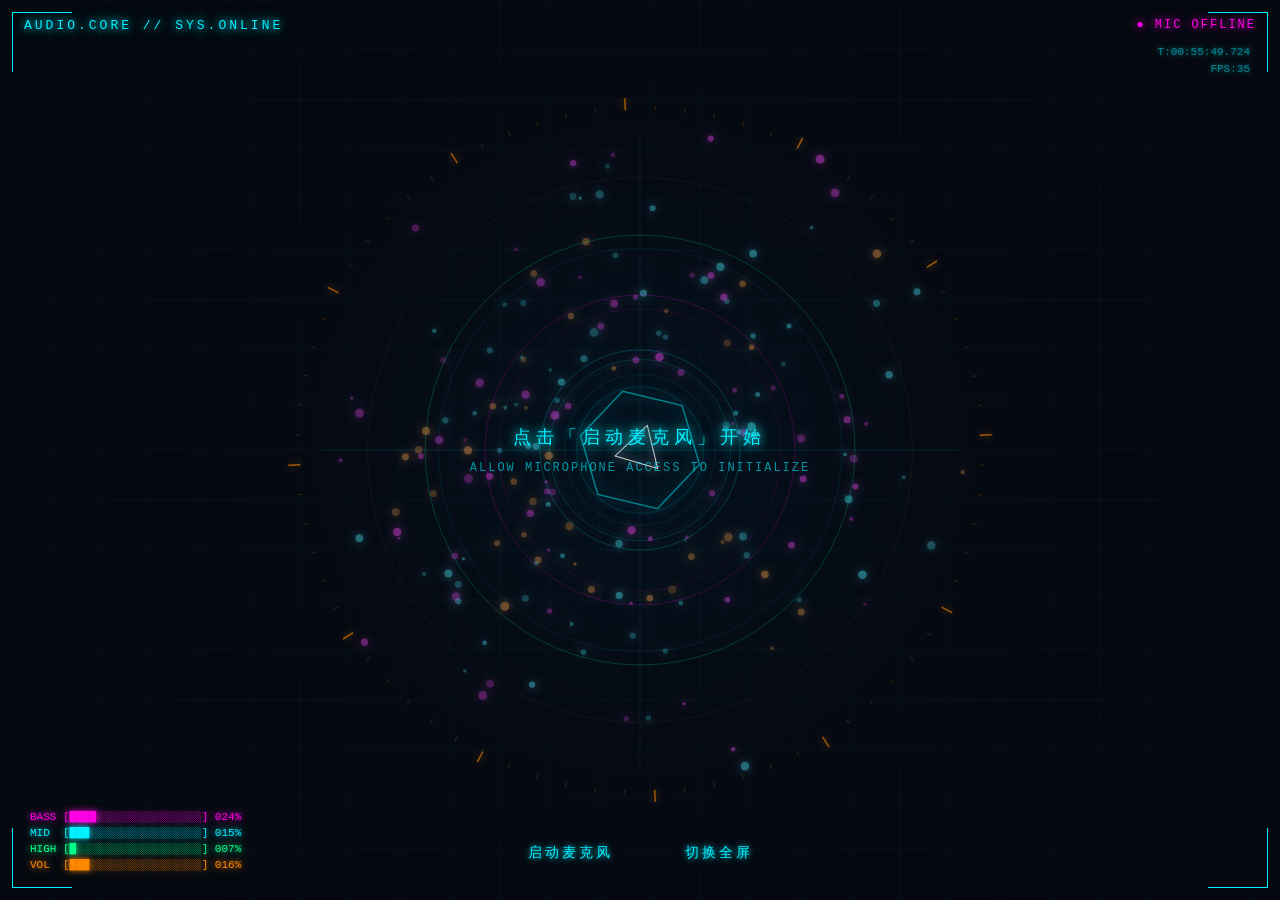
<file: HTML/audio-visualization/8.html>
<!DOCTYPE html>
<html lang="zh-CN">
<head>
<meta charset="UTF-8">
<meta name="viewport" content="width=device-width, initial-scale=1.0">
<title>Audio Visualization - Tech Core</title>
<style>
  * { margin: 0; padding: 0; box-sizing: border-box; }
  html, body {
    width: 100%; height: 100%;
    background: #05080f;
    overflow: hidden;
    font-family: 'Courier New', 'Consolas', monospace;
    color: #00f0ff;
    cursor: default;
  }
  canvas {
    display: block;
    position: absolute;
    top: 0; left: 0;
    width: 100%; height: 100%;
  }
  /* HUD 顶部栏 */
  .hud-top {
    position: absolute;
    top: 0; left: 0; right: 0;
    height: 50px;
    display: flex;
    align-items: center;
    justify-content: space-between;
    padding: 0 24px;
    z-index: 10;
    pointer-events: none;
  }
  .hud-top .brand {
    font-size: 13px;
    letter-spacing: 3px;
    color: #00f0ff;
    text-shadow: 0 0 8px #00f0ff, 0 0 16px #00f0ff88;
  }
  .hud-top .status {
    font-size: 12px;
    letter-spacing: 2px;
    color: #ff00e5;
    text-shadow: 0 0 8px #ff00e5;
  }
  .hud-top .status.active { color: #00ff88; text-shadow: 0 0 8px #00ff88, 0 0 16px #00ff8888; }

  /* 底部控制栏 */
  .controls {
    position: absolute;
    bottom: 30px;
    left: 50%;
    transform: translateX(-50%);
    display: flex;
    gap: 40px;
    z-index: 10;
  }
  .ctrl-btn {
    background: transparent;
    border: none;
    color: #00f0ff;
    font-family: 'Courier New', 'Consolas', monospace;
    font-size: 14px;
    letter-spacing: 3px;
    cursor: pointer;
    padding: 8px 16px;
    text-shadow: 0 0 6px #00f0ff;
    transition: all 0.25s ease;
    pointer-events: auto;
    position: relative;
  }
  .ctrl-btn::before,
  .ctrl-btn::after {
    content: '';
    position: absolute;
    width: 0; height: 1px;
    background: #00f0ff;
    transition: width 0.3s ease;
    box-shadow: 0 0 6px #00f0ff;
  }
  .ctrl-btn::before { top: 0; left: 0; }
  .ctrl-btn::after { bottom: 0; right: 0; }
  .ctrl-btn:hover {
    color: #fff;
    text-shadow: 0 0 10px #00f0ff, 0 0 20px #00f0ff;
  }
  .ctrl-btn:hover::before,
  .ctrl-btn:hover::after { width: 100%; }
  .ctrl-btn.active {
    color: #ff00e5;
    text-shadow: 0 0 8px #ff00e5, 0 0 16px #ff00e588;
  }
  .ctrl-btn.active::before,
  .ctrl-btn.active::after { background: #ff00e5; box-shadow: 0 0 6px #ff00e5; }

  /* 四角装饰 */
  .corner {
    position: absolute;
    width: 60px; height: 60px;
    border-color: #00f0ff55;
    z-index: 5;
    pointer-events: none;
  }
  .corner.tl { top: 12px; left: 12px; border-top: 1px solid; border-left: 1px solid; }
  .corner.tr { top: 12px; right: 12px; border-top: 1px solid; border-right: 1px solid; }
  .corner.bl { bottom: 12px; left: 12px; border-bottom: 1px solid; border-left: 1px solid; }
  .corner.br { bottom: 12px; right: 12px; border-bottom: 1px solid; border-right: 1px solid; }

  /* 提示覆盖层 */
  .overlay {
    position: absolute;
    top: 50%; left: 50%;
    transform: translate(-50%, -50%);
    text-align: center;
    z-index: 20;
    pointer-events: none;
    transition: opacity 0.5s;
  }
  .overlay.hidden { opacity: 0; }
  .overlay h2 {
    font-size: 18px;
    letter-spacing: 5px;
    color: #00f0ff;
    text-shadow: 0 0 10px #00f0ff, 0 0 20px #00f0ff88;
    margin-bottom: 12px;
    font-weight: normal;
  }
  .overlay p {
    font-size: 12px;
    letter-spacing: 2px;
    color: #00f0ff99;
  }
</style>
</head>
<body>

<!-- HUD 装饰 -->
<div class="corner tl"></div>
<div class="corner tr"></div>
<div class="corner bl"></div>
<div class="corner br"></div>

<!-- 顶部状态栏 -->
<div class="hud-top">
  <div class="brand">AUDIO.CORE // SYS.ONLINE</div>
  <div class="status" id="statusText">● MIC OFFLINE</div>
</div>

<!-- 提示层 -->
<div class="overlay" id="overlay">
  <h2>点击「启动麦克风」开始</h2>
  <p>ALLOW MICROPHONE ACCESS TO INITIALIZE</p>
</div>

<!-- 画布 -->
<canvas id="cv"></canvas>

<!-- 控制按钮 -->
<div class="controls">
  <button class="ctrl-btn" id="btnMic">启动麦克风</button>
  <button class="ctrl-btn" id="btnFs">切换全屏</button>
</div>

<script>
(function() {
  // ==================== 基础设置 ====================
  const canvas = document.getElementById('cv');
  const ctx = canvas.getContext('2d');
  const btnMic = document.getElementById('btnMic');
  const btnFs = document.getElementById('btnFs');
  const statusText = document.getElementById('statusText');
  const overlay = document.getElementById('overlay');

  let W, H, cx, cy;
  let dpr = window.devicePixelRatio || 1;

  function resize() {
    W = window.innerWidth;
    H = window.innerHeight;
    cx = W / 2;
    cy = H / 2;
    canvas.width = W * dpr;
    canvas.height = H * dpr;
    canvas.style.width = W + 'px';
    canvas.style.height = H + 'px';
    ctx.setTransform(dpr, 0, 0, dpr, 0, 0);
  }
  window.addEventListener('resize', resize);
  resize();

  // ==================== 音频相关 ====================
  let audioCtx = null;
  let analyser = null;
  let source = null;
  let micStream = null;
  let freqData = null;
  let timeData = null;
  let isMicOn = false;
  const FFT_SIZE = 512;
  const BUFFER_LEN = FFT_SIZE / 2;

  async function startMic() {
    try {
      micStream = await navigator.mediaDevices.getUserMedia({ audio: true });
      audioCtx = new (window.AudioContext || window.webkitAudioContext)();
      analyser = audioCtx.createAnalyser();
      analyser.fftSize = FFT_SIZE;
      analyser.smoothingTimeConstant = 0.82;
      source = audioCtx.createMediaStreamSource(micStream);
      source.connect(analyser);
      freqData = new Uint8Array(analyser.frequencyBinCount);
      timeData = new Uint8Array(analyser.fftSize);
      isMicOn = true;
      btnMic.textContent = '关闭麦克风';
      btnMic.classList.add('active');
      statusText.textContent = '● MIC ONLINE';
      statusText.classList.add('active');
      overlay.classList.add('hidden');
    } catch (e) {
      statusText.textContent = '● MIC DENIED';
      alert('无法访问麦克风：' + e.message);
    }
  }

  function stopMic() {
    if (source) { try { source.disconnect(); } catch(e){} source = null; }
    if (micStream) { micStream.getTracks().forEach(t => t.stop()); micStream = null; }
    if (audioCtx) { try { audioCtx.close(); } catch(e){} audioCtx = null; }
    analyser = null;
    freqData = null;
    timeData = null;
    isMicOn = false;
    btnMic.textContent = '启动麦克风';
    btnMic.classList.remove('active');
    statusText.textContent = '● MIC OFFLINE';
    statusText.classList.remove('active');
  }

  btnMic.addEventListener('click', () => {
    if (isMicOn) stopMic(); else startMic();
  });

  // ==================== 全屏 ====================
  btnFs.addEventListener('click', () => {
    if (!document.fullscreenElement) {
      (document.documentElement.requestFullscreen || document.documentElement.webkitRequestFullscreen).call(document.documentElement);
    } else {
      (document.exitFullscreen || document.webkitExitFullscreen).call(document);
    }
  });

  // ==================== 粒子系统 ====================
  const PARTICLE_COUNT = 180;
  const particles = [];
  for (let i = 0; i < PARTICLE_COUNT; i++) {
    particles.push({
      angle: Math.random() * Math.PI * 2,
      radius: 80 + Math.random() * 200,
      speed: (Math.random() - 0.5) * 0.003 + 0.001,
      size: 1 + Math.random() * 2,
      hue: Math.random() < 0.5 ? 185 : (Math.random() < 0.5 ? 300 : 30),
      life: Math.random(),
      pulse: Math.random() * Math.PI * 2
    });
  }

  // ==================== 工具函数 ====================
  function avgFreq(arr, start, end) {
    if (!arr) return 0;
    let sum = 0;
    const s = Math.max(0, Math.floor(start));
    const e = Math.min(arr.length, Math.floor(end));
    const len = e - s || 1;
    for (let i = s; i < e; i++) sum += arr[i];
    return sum / len / 255;
  }

  // ==================== 绘制函数 ====================
  let rotation = 0;
  let scanAngle = 0;
  let time = 0;

  function drawGrid() {
    // 背景深色渐变
    ctx.fillStyle = '#05080f';
    ctx.fillRect(0, 0, W, H);

    // 微弱网格
    const gridSize = 50;
    ctx.strokeStyle = 'rgba(0, 240, 255, 0.04)';
    ctx.lineWidth = 1;
    ctx.beginPath();
    for (let x = 0; x < W; x += gridSize) {
      ctx.moveTo(x, 0); ctx.lineTo(x, H);
    }
    for (let y = 0; y < H; y += gridSize) {
      ctx.moveTo(0, y); ctx.lineTo(W, y);
    }
    ctx.stroke();

    // 径向光晕
    const grad = ctx.createRadialGradient(cx, cy, 0, cx, cy, Math.max(W, H) * 0.6);
    grad.addColorStop(0, 'rgba(0, 80, 120, 0.15)');
    grad.addColorStop(0.5, 'rgba(0, 20, 60, 0.05)');
    grad.addColorStop(1, 'rgba(0, 0, 0, 0)');
    ctx.fillStyle = grad;
    ctx.fillRect(0, 0, W, H);
  }

  function drawGuideRings(bassLevel) {
    // 多层参考圆环
    const rings = [
      { r: 90, color: 'rgba(0, 240, 255, 0.15)' },
      { r: 140, color: 'rgba(255, 0, 229, 0.1)' },
      { r: 200, color: 'rgba(0, 240, 255, 0.08)' },
      { r: 270, color: 'rgba(255, 136, 0, 0.07)' }
    ];
    rings.forEach((ring, i) => {
      ctx.beginPath();
      ctx.arc(cx, cy, ring.r + bassLevel * 8 * (i + 1) * 0.3, 0, Math.PI * 2);
      ctx.strokeStyle = ring.color;
      ctx.lineWidth = 1;
      ctx.stroke();
    });

    // 十字准线
    ctx.strokeStyle = 'rgba(0, 240, 255, 0.08)';
    ctx.lineWidth = 1;
    ctx.beginPath();
    ctx.moveTo(cx - 320, cy); ctx.lineTo(cx + 320, cy);
    ctx.moveTo(cx, cy - 320); ctx.lineTo(cx, cy + 320);
    ctx.stroke();
  }

  function drawSpectrumRing(radius, barCount, startBin, endBin, color, glow, rotOffset, barWidth, bassBoost) {
    if (!freqData) {
      // 无音频时画静态环
      ctx.beginPath();
      ctx.arc(cx, cy, radius, 0, Math.PI * 2);
      ctx.strokeStyle = color.replace(/[\d.]+\)$/, '0.2)');
      ctx.lineWidth = 1;
      ctx.stroke();
      return;
    }
    const binRange = endBin - startBin;
    ctx.save();
    ctx.translate(cx, cy);
    ctx.rotate(rotation + rotOffset);
    ctx.shadowBlur = glow;
    ctx.shadowColor = color;

    for (let i = 0; i < barCount; i++) {
      const binIdx = startBin + (i / barCount) * binRange;
      const nextBin = startBin + ((i + 1) / barCount) * binRange;
      let v = avgFreq(freqData, binIdx, nextBin);
      // 低音增强
      v = Math.pow(v, 0.75) * (1 + bassBoost * 0.5);
      const barH = v * 60 + 2;
      const angle = (i / barCount) * Math.PI * 2;
      const x1 = Math.cos(angle) * radius;
      const y1 = Math.sin(angle) * radius;
      const x2 = Math.cos(angle) * (radius + barH);
      const y2 = Math.sin(angle) * (radius + barH);

      ctx.beginPath();
      ctx.moveTo(x1, y1);
      ctx.lineTo(x2, y2);
      ctx.strokeStyle = color;
      ctx.lineWidth = barWidth;
      ctx.lineCap = 'round';
      ctx.stroke();
    }
    ctx.restore();
  }

  function drawCore(bassLevel, midLevel) {
    const baseR = 45;
    const pulseR = baseR + bassLevel * 25;

    ctx.save();
    ctx.translate(cx, cy);

    // 外圈光晕
    for (let i = 3; i > 0; i--) {
      ctx.beginPath();
      ctx.arc(0, 0, pulseR + i * 12, 0, Math.PI * 2);
      const alpha = 0.08 / i;
      ctx.strokeStyle = `rgba(0, 240, 255, ${alpha})`;
      ctx.lineWidth = 2;
      ctx.shadowBlur = 20;
      ctx.shadowColor = '#00f0ff';
      ctx.stroke();
    }
    ctx.shadowBlur = 0;

    // 旋转六边形外环
    ctx.rotate(-rotation * 2);
    ctx.beginPath();
    for (let i = 0; i < 6; i++) {
      const a = (i / 6) * Math.PI * 2 - Math.PI / 2;
      const r = pulseR + 10;
      const x = Math.cos(a) * r;
      const y = Math.sin(a) * r;
      if (i === 0) ctx.moveTo(x, y); else ctx.lineTo(x, y);
    }
    ctx.closePath();
    ctx.strokeStyle = `rgba(0, 240, 255, ${0.4 + midLevel * 0.5})`;
    ctx.lineWidth = 1.5;
    ctx.shadowBlur = 15;
    ctx.shadowColor = '#00f0ff';
    ctx.stroke();

    // 内部旋转三角形
    ctx.rotate(rotation * 4);
    ctx.beginPath();
    for (let i = 0; i < 3; i++) {
      const a = (i / 3) * Math.PI * 2 - Math.PI / 2;
      const r = pulseR * 0.5;
      const x = Math.cos(a) * r;
      const y = Math.sin(a) * r;
      if (i === 0) ctx.moveTo(x, y); else ctx.lineTo(x, y);
    }
    ctx.closePath();
    ctx.strokeStyle = `rgba(255, 255, 255, ${0.7 + bassLevel * 0.3})`;
    ctx.lineWidth = 1;
    ctx.shadowBlur = 10;
    ctx.shadowColor = '#ffffff';
    ctx.stroke();

    ctx.restore();
  }

  function drawWaveformRays(bassLevel) {
    if (!timeData) return;
    analyser.getByteTimeDomainData(timeData);

    const rayCount = 64;
    const innerR = 260;
    const maxLen = 80 + bassLevel * 60;

    ctx.save();
    ctx.translate(cx, cy);
    ctx.rotate(rotation * 0.5);

    ctx.lineWidth = 1.5;
    ctx.lineCap = 'round';
    ctx.shadowBlur = 10;
    ctx.shadowColor = '#ff00e5';

    for (let i = 0; i < rayCount; i++) {
      const t = i / rayCount;
      const angle = t * Math.PI * 2;
      const sampleIdx = Math.floor(t * timeData.length);
      const v = (timeData[sampleIdx] - 128) / 128; // -1 to 1
      const len = Math.abs(v) * maxLen + 5;

      const x1 = Math.cos(angle) * innerR;
      const y1 = Math.sin(angle) * innerR;
      const x2 = Math.cos(angle) * (innerR + len);
      const y2 = Math.sin(angle) * (innerR + len);

      // 根据振幅改变颜色
      const intensity = Math.abs(v);
      const r = Math.floor(255 * intensity);
      const g = Math.floor(80 + 100 * (1 - intensity));
      const b = Math.floor(229 * (1 - intensity) + 100 * intensity);

      ctx.beginPath();
      ctx.moveTo(x1, y1);
      ctx.lineTo(x2, y2);
      ctx.strokeStyle = `rgba(${r}, ${g}, ${b}, ${0.3 + intensity * 0.7})`;
      ctx.stroke();
    }
    ctx.restore();
  }

  function drawParticles(bassLevel, highLevel) {
    ctx.save();
    ctx.translate(cx, cy);
    for (const p of particles) {
      p.angle += p.speed * (1 + bassLevel * 3);
      p.pulse += 0.03;
      p.life += 0.005;
      if (p.life > 1) p.life = 0;

      const pulseFactor = 1 + Math.sin(p.pulse) * 0.2;
      const r = p.radius * pulseFactor + bassLevel * 30;
      const x = Math.cos(p.angle) * r;
      const y = Math.sin(p.angle) * r;
      const alpha = (0.3 + highLevel * 0.7) * (0.5 + Math.sin(p.life * Math.PI) * 0.5);
      const size = p.size * (1 + bassLevel * 2);

      ctx.beginPath();
      ctx.arc(x, y, size, 0, Math.PI * 2);
      ctx.fillStyle = `hsla(${p.hue}, 100%, 65%, ${alpha})`;
      ctx.shadowBlur = 8;
      ctx.shadowColor = `hsla(${p.hue}, 100%, 65%, 1)`;
      ctx.fill();
    }
    ctx.restore();
  }

  function drawScanner(bassLevel) {
    // 外围刻度环
    ctx.save();
    ctx.translate(cx, cy);
    ctx.rotate(-rotation * 0.3);
    const tickR = 340;
    for (let i = 0; i < 72; i++) {
      const a = (i / 72) * Math.PI * 2;
      const isMajor = i % 6 === 0;
      const len = isMajor ? 12 : 5;
      ctx.beginPath();
      ctx.moveTo(Math.cos(a) * tickR, Math.sin(a) * tickR);
      ctx.lineTo(Math.cos(a) * (tickR + len), Math.sin(a) * (tickR + len));
      ctx.strokeStyle = isMajor ? 'rgba(255, 136, 0, 0.6)' : 'rgba(255, 136, 0, 0.2)';
      ctx.lineWidth = isMajor ? 1.5 : 1;
      ctx.shadowBlur = isMajor ? 8 : 0;
      ctx.shadowColor = '#ff8800';
      ctx.stroke();
    }
    ctx.restore();
  }

  function drawDataText(bassLevel, midLevel, highLevel, overallLevel) {
    // 左下角数据
    ctx.save();
    ctx.font = '11px "Courier New", monospace';
    ctx.textAlign = 'left';

    const lines = [
      { label: 'BASS', val: bassLevel, color: '#ff00e5' },
      { label: 'MID ', val: midLevel, color: '#00f0ff' },
      { label: 'HIGH', val: highLevel, color: '#00ff88' },
      { label: 'VOL ', val: overallLevel, color: '#ff8800' }
    ];

    let y = H - 80;
    lines.forEach(line => {
      const barLen = Math.floor(line.val * 20);
      const barStr = '█'.repeat(barLen) + '░'.repeat(20 - barLen);
      const pct = Math.floor(line.val * 100).toString().padStart(3, '0');
      ctx.fillStyle = line.color;
      ctx.shadowBlur = 6;
      ctx.shadowColor = line.color;
      ctx.fillText(`${line.label} [${barStr}] ${pct}%`, 30, y);
      y += 16;
    });
    ctx.restore();

    // 右上角时间戳
    ctx.save();
    ctx.font = '11px "Courier New", monospace';
    ctx.textAlign = 'right';
    ctx.fillStyle = 'rgba(0, 240, 255, 0.5)';
    ctx.shadowBlur = 4;
    ctx.shadowColor = '#00f0ff';
    const now = new Date();
    const ts = now.toTimeString().split(' ')[0] + '.' + String(now.getMilliseconds()).padStart(3, '0');
    ctx.fillText(`T:${ts}`, W - 30, 55);
    ctx.fillText(`FPS:${fps}`, W - 30, 72);
    ctx.restore();
  }

  // ==================== FPS 计算 ====================
  let fps = 0;
  let lastFpsTime = performance.now();
  let frameCount = 0;

  // ==================== 主循环 ====================
  function animate() {
    requestAnimationFrame(animate);

    time += 0.016;
    rotation += 0.003;
    scanAngle -= 0.012;

    // FPS
    frameCount++;
    const now = performance.now();
    if (now - lastFpsTime >= 1000) {
      fps = frameCount;
      frameCount = 0;
      lastFpsTime = now;
    }

    // 获取音频数据
    let bass = 0, mid = 0, high = 0, overall = 0;
    if (analyser && freqData) {
      analyser.getByteFrequencyData(freqData);
      bass = avgFreq(freqData, 0, BUFFER_LEN * 0.1);
      mid = avgFreq(freqData, BUFFER_LEN * 0.1, BUFFER_LEN * 0.5);
      high = avgFreq(freqData, BUFFER_LEN * 0.5, BUFFER_LEN);
      overall = avgFreq(freqData, 0, BUFFER_LEN);
    } else {
      // 无音频时生成模拟数据以保持视觉活性
      const t = time;
      bass = 0.15 + Math.sin(t * 1.5) * 0.08 + Math.sin(t * 0.7) * 0.05;
      mid = 0.1 + Math.sin(t * 2.3) * 0.06;
      high = 0.08 + Math.sin(t * 4.1) * 0.04;
      overall = (bass + mid + high) / 3;
      bass = Math.max(0, Math.min(1, bass));
      mid = Math.max(0, Math.min(1, mid));
      high = Math.max(0, Math.min(1, high));
    }

    // 绘制各层
    drawGrid();
    drawGuideRings(bass);
    drawParticles(bass, high);
    drawScanner(bass);

    // 三层频谱环
    drawSpectrumRing(100, 64, 0, BUFFER_LEN * 0.3, 'rgba(0, 240, 255, 0.9)', 12, 0, 2, bass);
    drawSpectrumRing(155, 80, BUFFER_LEN * 0.15, BUFFER_LEN * 0.6, 'rgba(255, 0, 229, 0.85)', 15, Math.PI / 40, 1.8, mid);
    drawSpectrumRing(215, 96, BUFFER_LEN * 0.4, BUFFER_LEN, 'rgba(0, 255, 136, 0.8)', 10, -Math.PI / 30, 1.5, high);

    drawWaveformRays(bass);
    drawCore(bass, mid);
    drawDataText(bass, mid, high, overall);
  }

  animate();
})();
</script>
</body>
</html>
</file>
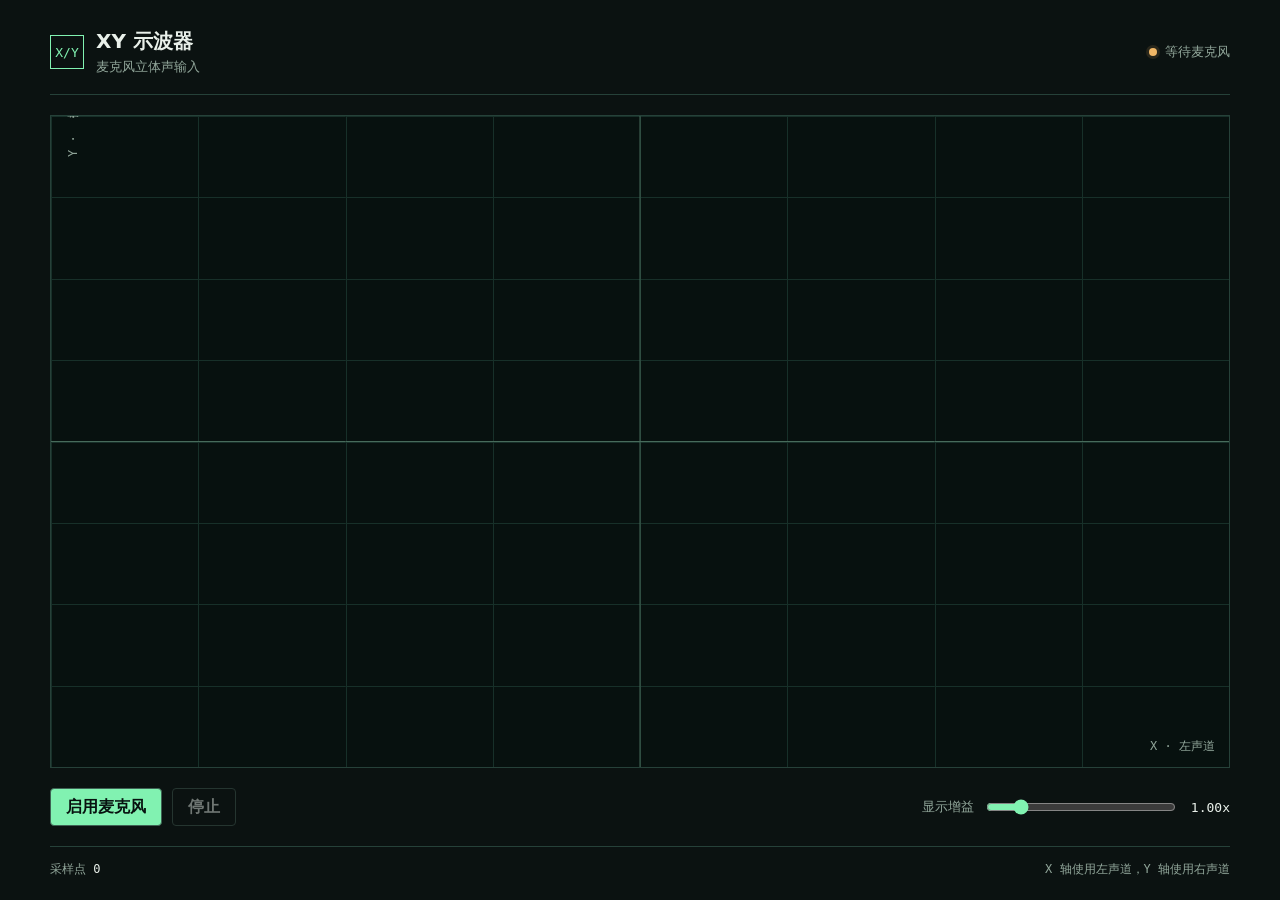
<file: HTML/audio-visualization/9.html>
<!doctype html>
<html lang="zh-CN">
<head>
  <meta charset="UTF-8">
  <meta name="viewport" content="width=device-width, initial-scale=1.0">
  <title>XY 示波器</title>
  <style>
    :root {
      color-scheme: dark;
      --ink: #e9f0ea;
      --muted: #91a69a;
      --line: #264139;
      --panel: #101a18;
      --field: #07110f;
      --signal: #81f2b1;
      --signal-faint: rgba(129, 242, 177, 0.15);
      --warning: #f1b766;
      --danger: #f27f72;
    }

    * { box-sizing: border-box; }

    body {
      min-width: 320px;
      height: 100vh;
      height: 100dvh;
      margin: 0;
      color: var(--ink);
      background: #0b1211;
      font-family: "Segoe UI", system-ui, sans-serif;
      overflow: hidden;
    }

    .app {
      width: min(1180px, calc(100% - 32px));
      height: 100vh;
      height: 100dvh;
      margin: 0 auto;
      padding: 28px 0 22px;
      display: grid;
      grid-template-rows: auto minmax(0, 1fr) auto;
      gap: 20px;
    }

    .topbar, .controls, .readout {
      display: flex;
      align-items: center;
    }

    .topbar {
      justify-content: space-between;
      gap: 18px;
      padding-bottom: 18px;
      border-bottom: 1px solid var(--line);
    }

    .brand {
      display: flex;
      align-items: center;
      gap: 12px;
    }

    .mark {
      width: 34px;
      height: 34px;
      display: grid;
      place-items: center;
      color: var(--signal);
      border: 1px solid var(--signal);
      font-family: Consolas, monospace;
      font-size: 13px;
    }

    h1 {
      margin: 0;
      font-size: 20px;
      font-weight: 650;
      letter-spacing: 0;
    }

    .subtitle, .status, .axis, .readout { color: var(--muted); }

    .subtitle {
      margin: 3px 0 0;
      font-size: 13px;
    }

    .status {
      display: flex;
      align-items: center;
      gap: 8px;
      font-size: 13px;
      white-space: nowrap;
    }

    .status-dot {
      width: 8px;
      height: 8px;
      border-radius: 50%;
      background: var(--warning);
      box-shadow: 0 0 0 3px rgba(241, 183, 102, 0.12);
    }

    .status-dot.active {
      background: var(--signal);
      box-shadow: 0 0 0 3px var(--signal-faint);
    }

    .scope-shell {
      min-height: 0;
      position: relative;
      overflow: hidden;
      border: 1px solid var(--line);
      background: var(--field);
    }

    canvas {
      display: block;
      width: 100%;
      height: 100%;
    }

    .axis {
      position: absolute;
      margin: 0;
      font: 12px Consolas, monospace;
      pointer-events: none;
    }

    .axis-x { right: 14px; bottom: 12px; }
    .axis-y { top: 12px; left: 14px; writing-mode: vertical-rl; transform: rotate(180deg); }

    .controls {
      justify-content: space-between;
      gap: 20px;
      flex-wrap: wrap;
    }

    .transport, .gain-control { display: flex; align-items: center; gap: 10px; }

    button {
      min-height: 38px;
      padding: 0 15px;
      border: 1px solid #3f6254;
      border-radius: 4px;
      color: #07110f;
      background: var(--signal);
      font: inherit;
      font-weight: 650;
      cursor: pointer;
    }

    button:hover { background: #a5facb; }
    button:focus-visible, input:focus-visible { outline: 2px solid #d5ffe4; outline-offset: 3px; }

    button.secondary {
      color: var(--ink);
      background: transparent;
      border-color: #466157;
    }

    button.secondary:hover { background: #192924; }
    button:disabled { opacity: 0.45; cursor: not-allowed; }

    .gain-control label { color: var(--muted); font-size: 13px; }
    output { min-width: 42px; color: var(--ink); font: 13px Consolas, monospace; text-align: right; }

    input[type="range"] {
      width: min(190px, 38vw);
      accent-color: var(--signal);
    }

    .readout {
      justify-content: space-between;
      gap: 12px;
      padding-top: 14px;
      border-top: 1px solid var(--line);
      font: 12px Consolas, monospace;
      flex-wrap: wrap;
    }

    .readout span { color: var(--ink); }
    .error { color: var(--danger); }

    @media (max-width: 620px) {
      .app { width: min(100% - 24px, 1180px); padding-top: 18px; gap: 16px; }
      .topbar { align-items: flex-start; }
      .status { padding-top: 5px; }
      .subtitle { display: none; }
      .controls { align-items: flex-start; }
      .gain-control { width: 100%; }
      input[type="range"] { flex: 1; width: auto; }
      .scope-shell { min-height: 0; }
    }

    @media (max-height: 700px) {
      .app { padding: 14px 0; gap: 12px; }
      .topbar { padding-bottom: 10px; }
      .readout { padding-top: 10px; }
    }

    @media (max-height: 480px) {
      .subtitle { display: none; }
      .mark { width: 28px; height: 28px; font-size: 11px; }
      h1 { font-size: 17px; }
      .controls { gap: 10px; }
      button { min-height: 32px; }
    }
  </style>
</head>
<body>
  <main class="app">
    <header class="topbar">
      <div class="brand">
        <div class="mark" aria-hidden="true">X/Y</div>
        <div>
          <h1>XY 示波器</h1>
          <p class="subtitle">麦克风立体声输入</p>
        </div>
      </div>
      <div class="status" aria-live="polite">
        <i class="status-dot" id="statusDot"></i>
        <span id="statusText">等待麦克风</span>
      </div>
    </header>

    <section class="scope-shell" aria-label="XY 音频示波器">
      <canvas id="scope"></canvas>
      <p class="axis axis-y">Y · 右声道</p>
      <p class="axis axis-x">X · 左声道</p>
    </section>

    <section class="controls" aria-label="示波器控制">
      <div class="transport">
        <button id="startButton" type="button">启用麦克风</button>
        <button id="stopButton" class="secondary" type="button" disabled>停止</button>
      </div>
      <div class="gain-control">
        <label for="gain">显示增益</label>
        <input id="gain" type="range" min="0.25" max="5" value="1" step="0.05">
        <output id="gainValue" for="gain">1.00x</output>
      </div>
    </section>

    <footer class="readout">
      <div>采样点 <span id="sampleCount">0</span></div>
      <div id="message">X 轴使用左声道，Y 轴使用右声道</div>
    </footer>
  </main>

  <script>
    const canvas = document.querySelector('#scope');
    const context = canvas.getContext('2d');
    const startButton = document.querySelector('#startButton');
    const stopButton = document.querySelector('#stopButton');
    const gainInput = document.querySelector('#gain');
    const gainValue = document.querySelector('#gainValue');
    const statusDot = document.querySelector('#statusDot');
    const statusText = document.querySelector('#statusText');
    const sampleCount = document.querySelector('#sampleCount');
    const message = document.querySelector('#message');

    let audioContext;
    let stream;
    let leftAnalyser;
    let rightAnalyser;
    let leftSamples;
    let rightSamples;
    let animationFrame;
    let displayGain = Number(gainInput.value);
    const traceSamples = 512;

    function resizeCanvas() {
      const ratio = window.devicePixelRatio || 1;
      const { width, height } = canvas.getBoundingClientRect();
      canvas.width = Math.max(1, Math.round(width * ratio));
      canvas.height = Math.max(1, Math.round(height * ratio));
      context.setTransform(ratio, 0, 0, ratio, 0, 0);
    }

    function drawGrid(width, height) {
      context.clearRect(0, 0, width, height);
      context.fillStyle = '#07110f';
      context.fillRect(0, 0, width, height);
      context.strokeStyle = '#173029';
      context.lineWidth = 1;

      const divisions = 8;
      for (let index = 0; index <= divisions; index += 1) {
        const x = Math.round((width / divisions) * index) + 0.5;
        const y = Math.round((height / divisions) * index) + 0.5;
        context.beginPath();
        context.moveTo(x, 0);
        context.lineTo(x, height);
        context.moveTo(0, y);
        context.lineTo(width, y);
        context.stroke();
      }

      context.strokeStyle = '#476b5b';
      context.beginPath();
      context.moveTo(width / 2, 0);
      context.lineTo(width / 2, height);
      context.moveTo(0, height / 2);
      context.lineTo(width, height / 2);
      context.stroke();
    }

    function render() {
      const { width, height } = canvas.getBoundingClientRect();
      drawGrid(width, height);

      if (leftAnalyser && rightAnalyser) {
        leftAnalyser.getFloatTimeDomainData(leftSamples);
        rightAnalyser.getFloatTimeDomainData(rightSamples);
        const centerX = width / 2;
        const centerY = height / 2;
        const scale = Math.min(width, height) * 0.46 * displayGain;
        let startIndex = 0;

        // Start at a consistent phase point so complex input does not fill the entire display.
        for (let index = 0; index < leftSamples.length; index += 1) {
          const previousIndex = (index - 1 + leftSamples.length) % leftSamples.length;
          if (leftSamples[previousIndex] <= 0 && leftSamples[index] > 0) {
            startIndex = index;
            break;
          }
        }

        context.beginPath();
        for (let index = 0; index < traceSamples; index += 1) {
          const sampleIndex = (startIndex + index) % leftSamples.length;
          const x = centerX - leftSamples[sampleIndex] * scale;
          const y = centerY + rightSamples[sampleIndex] * scale;
          if (index === 0) context.moveTo(x, y);
          else context.lineTo(x, y);
        }
        context.strokeStyle = 'rgba(129, 242, 177, 0.88)';
        context.lineWidth = 1;
        context.stroke();
        sampleCount.textContent = String(traceSamples);
      }

      animationFrame = requestAnimationFrame(render);
    }

    function setStatus(text, active, error = false) {
      statusText.textContent = text;
      statusDot.classList.toggle('active', active);
      message.classList.toggle('error', error);
    }

    function stopMicrophone() {
      cancelAnimationFrame(animationFrame);
      animationFrame = undefined;
      stream?.getTracks().forEach((track) => track.stop());
      audioContext?.close();
      stream = undefined;
      audioContext = undefined;
      leftAnalyser = undefined;
      rightAnalyser = undefined;
      sampleCount.textContent = '0';
      startButton.disabled = false;
      stopButton.disabled = true;
      setStatus('等待麦克风', false);
      message.textContent = 'X 轴使用左声道，Y 轴使用右声道';
    }

    async function startMicrophone() {
      startButton.disabled = true;
      setStatus('正在请求授权', false);
      message.textContent = '请在浏览器中允许访问麦克风';

      try {
        stream = await navigator.mediaDevices.getUserMedia({
          audio: { channelCount: { ideal: 2 }, echoCancellation: false, noiseSuppression: false, autoGainControl: false }
        });
        audioContext = new AudioContext();
        await audioContext.resume();

        const source = audioContext.createMediaStreamSource(stream);
        const splitter = audioContext.createChannelSplitter(2);
        leftAnalyser = audioContext.createAnalyser();
        rightAnalyser = audioContext.createAnalyser();
        leftAnalyser.fftSize = traceSamples;
        rightAnalyser.fftSize = traceSamples;
        leftAnalyser.smoothingTimeConstant = 0;
        rightAnalyser.smoothingTimeConstant = 0;
        leftSamples = new Float32Array(leftAnalyser.fftSize);
        rightSamples = new Float32Array(rightAnalyser.fftSize);

        source.connect(splitter);
        splitter.connect(leftAnalyser, 0);
        splitter.connect(rightAnalyser, 1);
        stream.getAudioTracks()[0].addEventListener('ended', stopMicrophone, { once: true });

        stopButton.disabled = false;
        setStatus('正在监听', true);
        message.textContent = '实时绘制左右声道之间的相位关系';
        if (!animationFrame) render();
      } catch (error) {
        startButton.disabled = false;
        setStatus('无法访问麦克风', false, true);
        message.textContent = error.name === 'NotAllowedError' ? '麦克风权限被拒绝' : '当前浏览器不支持或无法连接麦克风';
      }
    }

    gainInput.addEventListener('input', () => {
      displayGain = Number(gainInput.value);
      gainValue.textContent = `${displayGain.toFixed(2)}x`;
    });
    startButton.addEventListener('click', startMicrophone);
    stopButton.addEventListener('click', stopMicrophone);
    window.addEventListener('resize', resizeCanvas);
    window.addEventListener('beforeunload', stopMicrophone);

    resizeCanvas();
    render();
  </script>
</body>
</html>
</file>
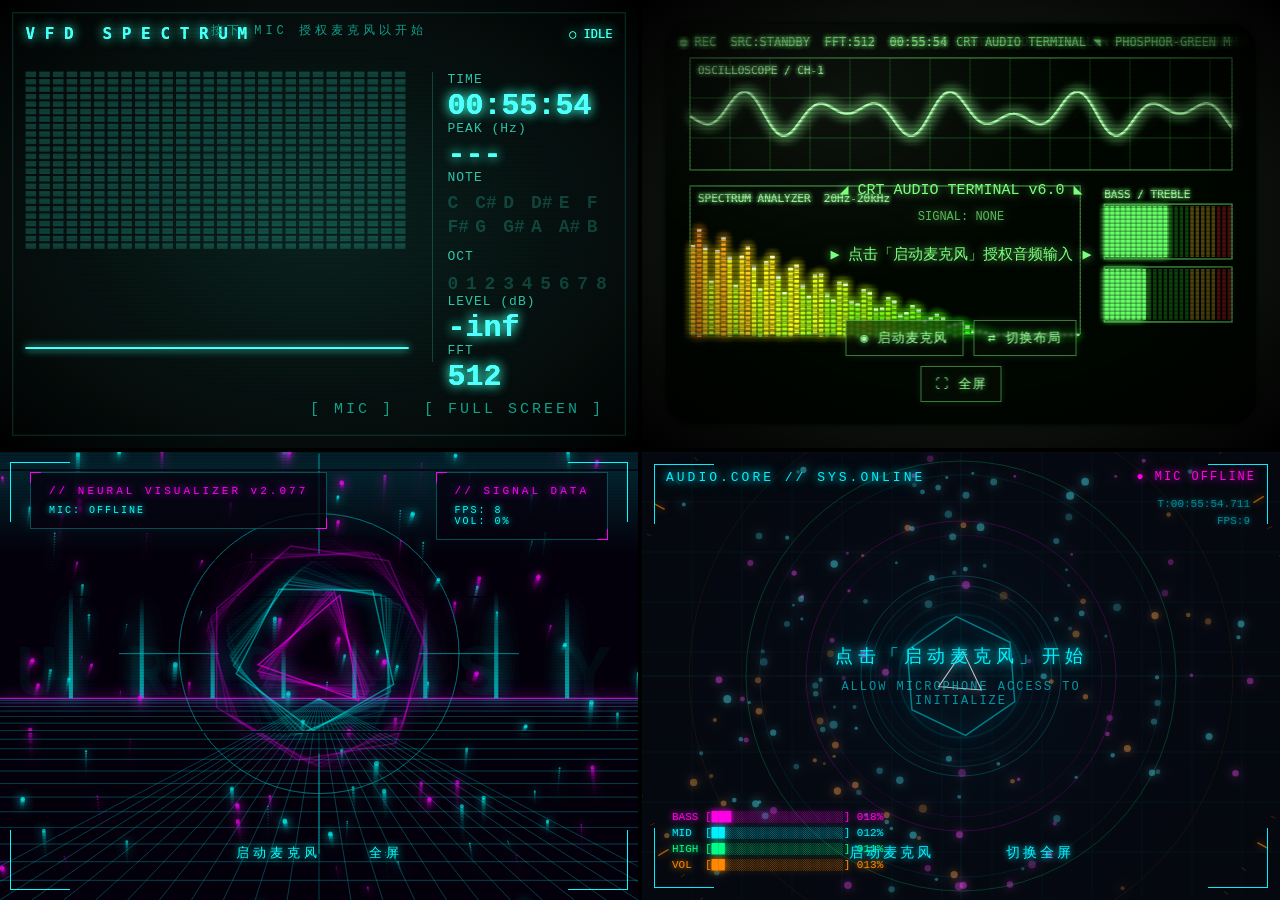
<file: HTML/audio-visualization/viewer.html>
<!DOCTYPE html>
<html lang="zh-CN">
<head>
  <meta charset="UTF-8">
  <meta name="viewport" content="width=device-width, initial-scale=1.0">
  <title>音频可视化</title>
  <style>
    * {
      margin: 0;
      padding: 0;
      box-sizing: border-box;
    }

    html, body {
      width: 100%;
      height: 100%;
      background: #111;
      overflow: hidden;
    }

    .grid {
      display: grid;
      grid-template-columns: 1fr 1fr;
      grid-template-rows: 1fr 1fr;
      gap: 4px;
      width: 100vw;
      height: 100vh;
      background: #000;
    }

    .cell {
      position: relative;
      background: #111;
      overflow: hidden;
    }

    .cell iframe {
      width: 100%;
      height: 100%;
      border: 0;
      display: block;
    }

    .cell select {
      position: absolute;
      top: 8px;
      left: 8px;
      z-index: 10;
      background: rgba(0, 0, 0, 0.6);
      color: #fff;
      border: 1px solid rgba(255, 255, 255, 0.3);
      border-radius: 4px;
      padding: 2px 6px;
      font-size: 12px;
      cursor: pointer;
      opacity: 0;
      visibility: hidden;
      transition: opacity 0.2s, visibility 0.2s;
    }

    .cell:hover select {
      opacity: 1;
      visibility: visible;
    }
  </style>
</head>
<body>
  <div class="grid" id="grid"></div>
  <script>
    // 可供选择的页面列表
    const pages = [
      '1.html', '2.html', '3.html', '4.html',
      '5.html', '6.html', '7.html', '8.html',
    ];

    // 4 个格子默认显示的页面
    const defaults = ['2.html', '6.html', '7.html', '8.html'];

    const grid = document.getElementById('grid');

    defaults.forEach((current) => {

      const cell = document.createElement('div');

      cell.className = 'cell';

      const iframe = document.createElement('iframe');

      iframe.src = current;

      const select = document.createElement('select');

      pages.forEach((p) => {
        const opt = document.createElement('option');
        opt.value = p;
        opt.textContent = p;
        if (p === current) opt.selected = true;
        select.appendChild(opt);
      });

      // 切换时更新对应 iframe
      select.addEventListener('change', () => { iframe.src = select.value; });

      cell.appendChild(select);
      cell.appendChild(iframe);
      grid.appendChild(cell);

    });
  </script>
</body>
</html>
</file>
<file: HTML/desktop-clock/styles.css>
:root {
  color-scheme: dark;
  --bg: #101311;
  --surface: #171b18;
  --surface-strong: #202621;
  --line: #303831;
  --text: #f3f6f1;
  --muted: #929b94;
  --accent: #b9f46a;
  --accent-text: #17200d;
  --warm: #ff9b74;
  --danger: #ff8e7c;
  --shadow: rgba(0, 0, 0, .28);
  font-family: Inter, "Segoe UI", "Microsoft YaHei", sans-serif;
  font-size: 17px;
  font-synthesis: none;
}

:root[data-theme="light"] {
  color-scheme: light;
  --bg: #f3f4ef;
  --surface: #fff;
  --surface-strong: #e8ebe4;
  --line: #d4d9d1;
  --text: #151914;
  --muted: #667066;
  --accent: #547d1c;
  --accent-text: #fff;
  --warm: #c34f2d;
  --shadow: rgba(28, 37, 25, .12);
}

@media (prefers-color-scheme: light) {
  :root[data-theme="system"] {
    color-scheme: light;
    --bg: #f3f4ef;
    --surface: #fff;
    --surface-strong: #e8ebe4;
    --line: #d4d9d1;
    --text: #151914;
    --muted: #667066;
    --accent: #547d1c;
    --accent-text: #fff;
    --warm: #c34f2d;
    --shadow: rgba(28, 37, 25, .12);
  }
}

* { box-sizing: border-box; }
html, body { min-height: 100%; }
body {
  margin: 0;
  background: var(--bg);
  color: var(--text);
  -webkit-tap-highlight-color: transparent;
  isolation: isolate;
}
.has-custom-background {
  --surface: rgba(18, 22, 19, .78);
  --surface-strong: rgba(34, 40, 35, .82);
  --line: rgba(255, 255, 255, .22);
  --text: #fff;
  --muted: rgba(255, 255, 255, .68);
  --accent: #c3fa79;
  --accent-text: #17200d;
  --warm: #ffad89;
  color-scheme: dark;
}
.has-custom-background body { background: var(--bg); }
.has-custom-background body::before,
.has-custom-background body::after {
  content: "";
  position: fixed;
  pointer-events: none;
}
.has-custom-background body::before {
  z-index: -2;
  inset: -45px;
  background-image: var(--background-image);
  background-position: center;
  background-size: cover;
  filter: blur(var(--background-blur)) brightness(var(--background-brightness));
  transform: scale(1.06);
}
.has-custom-background body::after {
  z-index: -1;
  inset: 0;
  background: rgba(5, 8, 6, .22);
}
button, input, select { font: inherit; }
button, a { touch-action: manipulation; }
.clock-page { overflow: hidden; }
.settings-page { overflow-x: hidden; }
button:focus-visible, a:focus-visible, input:focus-visible, select:focus-visible {
  outline: 3px solid color-mix(in srgb, var(--accent), transparent 45%);
  outline-offset: 3px;
}

.app-shell {
  width: 960px;
  height: 600px;
  display: grid;
  grid-template-rows: auto auto 1fr auto;
  padding: 18px 24px 14px;
  position: absolute;
  left: 50%;
  top: 50%;
  transform: translate(-50%, -50%) scale(var(--page-scale, 1));
  transform-origin: center;
  overflow: hidden;
}
.app-shell::before, .app-shell::after {
  content: "";
  position: absolute;
  z-index: -1;
  pointer-events: none;
}
.app-shell::before { inset: 76px 24px auto; border-top: 1px solid color-mix(in srgb, var(--line), transparent 35%); }
.app-shell::after { right: 7%; bottom: -170px; width: 340px; height: 340px; border: 1px solid color-mix(in srgb, var(--warm), transparent 88%); border-radius: 50%; }

.topbar, .statusbar, .settings-header, .settings-actions {
  display: flex;
  align-items: center;
  justify-content: space-between;
}
.brand { display: inline-flex; align-items: center; gap: 12px; color: var(--text); text-decoration: none; font-size: 18px; font-weight: 650; }
.brand-mark { width: 20px; height: 20px; border: 2px solid var(--accent); border-radius: 50%; position: relative; }
.brand-mark::before { content: ""; position: absolute; width: 1px; height: 5px; left: 7px; top: 3px; background: var(--accent); transform-origin: bottom; transform: rotate(40deg); }
.topbar-actions { display: flex; gap: 8px; }
.icon-button {
  width: 48px; height: 48px; display: inline-grid; place-items: center;
  border: 1px solid var(--line); border-radius: 6px; background: transparent; color: var(--text); cursor: pointer;
}
.icon-button:hover { background: var(--surface-strong); }
.icon-button svg { width: 22px; fill: none; stroke: currentColor; stroke-width: 1.8; stroke-linecap: round; stroke-linejoin: round; }

.mode-switcher {
  justify-self: center;
  display: grid;
  grid-template-columns: repeat(3, minmax(88px, 1fr));
  margin-top: 18px;
  border-bottom: 1px solid var(--line);
}
.mode-button {
  min-height: 46px; padding: 0 24px; border: 0; border-bottom: 2px solid transparent; margin-bottom: -1px;
  color: var(--muted); background: transparent; font-size: 17px; font-weight: 600; cursor: pointer;
}
.mode-button:hover { color: var(--text); }
.mode-button.is-active { color: var(--text); border-bottom-color: var(--accent); }

.mode-panel { align-self: center; justify-self: stretch; text-align: center; animation: enter .24s ease-out; }
.mode-panel[hidden] { display: none; }
@keyframes enter { from { opacity: 0; transform: translateY(8px); } }
.clock-stage {
  width: 850px;
  min-height: 390px;
  margin: 0 auto;
  display: grid;
  grid-template-columns: 72px minmax(0, 1fr) 62px;
  align-items: center;
  border-top: 1px solid var(--line);
  border-bottom: 1px solid var(--line);
}
.clock-main { min-width: 0; padding: 32px 16px; }
.calendar-index { align-self: stretch; display: flex; flex-direction: column; align-items: flex-start; justify-content: space-between; padding: 20px 0; color: var(--muted); border-right: 1px solid var(--line); text-align: left; }
.calendar-index span { font: 700 12px monospace; color: var(--warm); }
.calendar-index strong { font: 300 38px/1 "Segoe UI", sans-serif; }
.day-progress { align-self: stretch; display: grid; grid-template-rows: auto 1fr auto; justify-items: end; gap: 12px; padding: 20px 0; border-left: 1px solid var(--line); color: var(--muted); font: 700 11px monospace; }
.day-progress > div { width: 2px; height: 100%; min-height: 120px; position: relative; background: var(--surface-strong); }
.day-progress i { position: absolute; left: 0; bottom: 0; width: 100%; background: var(--accent); box-shadow: 0 0 10px color-mix(in srgb, var(--accent), transparent 25%); transition: height .4s ease; }
.day-progress output { color: var(--text); writing-mode: vertical-rl; }
.date-line { margin: 0 0 16px; color: var(--muted); font-size: 21px; }
.clock-row { display: flex; align-items: baseline; justify-content: center; gap: 18px; }
.period { color: var(--accent); font-size: 19px; font-weight: 700; }
.hero-time, .counter {
  display: inline-block; color: var(--text); font-family: "Segoe UI", Arial, sans-serif; font-variant-numeric: tabular-nums;
  font-weight: 260; line-height: .9; letter-spacing: 0;
}
.hero-time { font-size: 164px; text-shadow: 0 14px 50px var(--shadow); }
.hero-time .seconds { color: var(--accent); font-size: .42em; vertical-align: .13em; }
.timezone { width: fit-content; margin: 20px auto 0; padding: 8px 14px; border: 1px solid var(--line); color: var(--muted); font: 600 13px monospace; text-transform: uppercase; }
.panel-kicker { margin: 0 0 30px; color: var(--muted); font-size: 14px; text-transform: uppercase; }
.counter { font-size: 140px; }
.counter span { color: var(--warm); font-size: .42em; }

.timer-panel { padding: 18px 0; }
.control-row { display: flex; justify-content: center; gap: 12px; margin-top: 30px; }
.primary-button, .secondary-button, .text-button {
  min-width: 136px; min-height: 54px; padding: 0 24px; border-radius: 6px; font-size: 16px; font-weight: 650; cursor: pointer; text-decoration: none;
  display: inline-flex; align-items: center; justify-content: center;
}
.primary-button { border: 1px solid var(--accent); background: var(--accent); color: var(--accent-text); }
.secondary-button { border: 1px solid var(--line); background: transparent; color: var(--text); }
.text-button { border: 0; background: transparent; color: var(--muted); }
.secondary-button:disabled { opacity: .38; cursor: not-allowed; }
.primary-button:hover { filter: brightness(1.08); }
.secondary-button:hover:not(:disabled), .text-button:hover { background: var(--surface-strong); color: var(--text); }

.timer-editor { display: flex; justify-content: center; align-items: center; gap: 20px; }
.timer-editor label { display: flex; flex-direction: column; align-items: center; gap: 8px; color: var(--muted); font-size: .72rem; }
.timer-editor input {
  width: 126px; padding: 12px 4px; border: 0; border-bottom: 1px solid var(--line); border-radius: 0;
  background: transparent; color: var(--text); text-align: center; font-size: 92px; font-variant-numeric: tabular-nums;
}
.timer-editor input::-webkit-inner-spin-button { display: none; }
.timer-editor b { color: var(--warm); font-size: 64px; font-weight: 300; transform: translateY(-10px); }
.quick-times { display: flex; justify-content: center; flex-wrap: wrap; gap: 8px; margin-top: 22px; }
.quick-times button { min-height: 44px; padding: 0 18px; border: 1px solid var(--line); border-radius: 22px; background: transparent; color: var(--muted); font-size: 15px; cursor: pointer; }
.quick-times button:hover, .quick-times button.is-selected { border-color: var(--accent); color: var(--text); }

#timer-panel { padding: 4px 0; }
#timer-panel .panel-kicker { margin-bottom: 12px; }
#timer-panel .timer-editor { gap: 14px; }
#timer-panel .timer-editor label { gap: 4px; }
#timer-panel .timer-editor input { width: 108px; padding: 6px 4px; font-size: 72px; line-height: 1; }
#timer-panel .timer-editor b { font-size: 50px; transform: translateY(-8px); }
#timer-panel .quick-times { flex-wrap: nowrap; margin-top: 14px; }
#timer-panel .quick-times button { min-height: 40px; padding: 0 15px; white-space: nowrap; }
#timer-panel .control-row { margin-top: 18px; }

.statusbar { color: var(--muted); font-size: 13px; text-transform: uppercase; }
.status-dot { display: flex; align-items: center; gap: 8px; }
.status-dot i { width: 6px; height: 6px; border-radius: 50%; background: var(--accent); box-shadow: 0 0 8px var(--accent); }
.toast {
  position: fixed; left: 50%; bottom: max(28px, env(safe-area-inset-bottom)); z-index: 10; transform: translate(-50%, 20px);
  padding: 11px 18px; border: 1px solid var(--line); border-radius: 6px; background: var(--surface-strong); color: var(--text);
  box-shadow: 0 10px 30px var(--shadow); opacity: 0; pointer-events: none; transition: .2s ease;
}
.toast.is-visible { opacity: 1; transform: translate(-50%, 0); }

.settings-shell {
  width: 800px;
  padding: 34px 28px 48px;
  position: absolute;
  left: 50%;
  top: 0;
  transform: translateX(-50%) scale(var(--page-scale, 1));
  transform-origin: top center;
}
.settings-header { justify-content: flex-start; gap: 20px; padding-bottom: 34px; border-bottom: 1px solid var(--line); position: relative; }
.settings-header::after { content: ""; position: absolute; left: 64px; bottom: -1px; width: 54px; height: 2px; background: var(--warm); }
.settings-header p { margin: 0 0 4px; color: var(--accent); font-size: .7rem; text-transform: uppercase; }
.settings-header h1 { margin: 0; font-size: 1.75rem; letter-spacing: 0; }
.settings-section { padding: 40px 0; border-bottom: 1px solid var(--line); }
.section-heading { display: grid; grid-template-columns: 38px 1fr; gap: 12px; margin-bottom: 24px; }
.section-heading > span { width: 28px; height: 28px; display: grid; place-items: center; color: var(--accent); border: 1px solid color-mix(in srgb, var(--accent), transparent 45%); font: 700 .66rem monospace; }
.section-heading h2 { margin: 0 0 5px; font-size: 1.12rem; letter-spacing: 0; }
.section-heading p { margin: 0; color: var(--muted); font-size: .82rem; }
.settings-list { margin-left: 50px; }
.setting-row { min-height: 76px; display: flex; align-items: center; justify-content: space-between; gap: 24px; border-top: 1px solid var(--line); cursor: pointer; }
.setting-row:first-child { border-top: 0; }
.setting-row > span:first-child { display: flex; flex-direction: column; gap: 5px; }
.setting-row strong { font-size: 16px; }
.setting-row small { color: var(--muted); font-size: 14px; line-height: 1.45; }
.setting-row select { min-width: 138px; padding: 9px 34px 9px 12px; border: 1px solid var(--line); border-radius: 5px; background: var(--surface); color: var(--text); }
.switch-input { position: absolute; opacity: 0; pointer-events: none; }
.switch { flex: 0 0 auto; width: 44px; height: 24px; padding: 3px; border: 1px solid var(--line); border-radius: 12px; background: var(--surface-strong); transition: .2s; }
.switch::after { content: ""; display: block; width: 16px; height: 16px; border-radius: 50%; background: var(--muted); transition: .2s; }
.switch-input:checked + .switch { border-color: var(--accent); background: var(--accent); }
.switch-input:checked + .switch::after { transform: translateX(20px); background: var(--accent-text); }
.switch-input:focus-visible + .switch { outline: 3px solid color-mix(in srgb, var(--accent), transparent 45%); outline-offset: 3px; }

.theme-options { margin: 0 0 0 50px; padding: 0; display: grid; grid-template-columns: repeat(3, 1fr); gap: 12px; border: 0; }
.theme-options legend { position: absolute; width: 1px; height: 1px; overflow: hidden; clip: rect(0 0 0 0); }
.theme-card { position: relative; cursor: pointer; color: var(--muted); font-size: 14px; }
.theme-card input { position: absolute; opacity: 0; }
.theme-preview { height: 106px; display: grid; place-items: center; position: relative; margin-bottom: 10px; border: 2px solid transparent; border-radius: 6px; overflow: hidden; }
.theme-preview b { font-size: 1.2rem; letter-spacing: 0; }
.theme-preview i { position: absolute; left: 12px; top: 12px; width: 32px; height: 4px; border-radius: 2px; }
.theme-preview em { position: absolute; left: 12px; right: 12px; bottom: 12px; height: 1px; }
.theme-dark .theme-preview { background: #151916; color: #f3f6f1; }
.theme-light .theme-preview { background: #fafbf8; color: #151914; }
.theme-system .theme-preview { background: linear-gradient(110deg, #151916 50%, #fafbf8 50%); color: #b9f46a; }
.theme-dark i, .theme-dark em { background: #384038; }
.theme-light i, .theme-light em { background: #d3d9d0; }
.theme-system i, .theme-system em { background: #799b4b; }
.theme-card:has(input:checked) { color: var(--text); }
.theme-card:has(input:checked) .theme-preview { border-color: var(--accent); }
.theme-card:has(input:checked)::after { content: ""; position: absolute; top: 9px; right: 9px; width: 7px; height: 7px; border-radius: 50%; background: var(--warm); box-shadow: 0 0 0 3px color-mix(in srgb, var(--warm), transparent 78%); }
.theme-card input:focus-visible + .theme-preview { outline: 3px solid color-mix(in srgb, var(--accent), transparent 45%); outline-offset: 3px; }
.palette-settings { margin: 28px 0 0 50px; padding-top: 24px; border-top: 1px solid var(--line); }
.accent-heading { display: flex; flex-direction: column; gap: 5px; }
.accent-heading strong { font-size: 16px; }
.accent-heading small { color: var(--muted); font-size: 14px; }
.palette-switcher { width: fit-content; display: grid; grid-template-columns: repeat(2, 1fr); margin-top: 18px; border: 1px solid var(--line); border-radius: 5px; overflow: hidden; }
.palette-tab { min-width: 112px; min-height: 38px; border: 0; border-left: 1px solid var(--line); background: transparent; color: var(--muted); font-size: 14px; cursor: pointer; }
.palette-tab:first-child { border-left: 0; }
.palette-tab.is-active { background: var(--surface-strong); color: var(--text); box-shadow: inset 0 -2px var(--accent); }
.theme-presets { display: flex; gap: 12px; margin-top: 16px; }
.theme-preset { width: 30px; height: 30px; padding: 0; border: 2px solid transparent; border-radius: 50%; background: linear-gradient(135deg, var(--primary) 50%, var(--secondary) 50%); cursor: pointer; box-shadow: inset 0 0 0 1px rgba(0, 0, 0, .16); }
.theme-preset.is-selected { border-color: var(--text); box-shadow: 0 0 0 3px var(--accent), inset 0 0 0 1px rgba(0, 0, 0, .16); }
.theme-preset:focus-visible { outline: 3px solid color-mix(in srgb, var(--accent), transparent 45%); outline-offset: 3px; }
.palette-colors { display: grid; grid-template-columns: repeat(2, 1fr); gap: 12px; margin-top: 16px; }
.color-picker { min-height: 54px; display: flex; align-items: center; justify-content: space-between; gap: 10px; padding: 7px 8px 7px 12px; border: 1px solid var(--line); border-radius: 5px; color: var(--muted); font-size: 14px; cursor: pointer; }
.color-picker > span { display: flex; flex-direction: column; gap: 2px; }
.color-picker strong { color: var(--text); font-size: 14px; }
.color-picker small { color: var(--muted); font-size: 12px; }
.color-picker input { width: 28px; height: 28px; padding: 0; border: 0; border-radius: 4px; background: none; cursor: pointer; }
.color-picker input::-webkit-color-swatch-wrapper { padding: 0; }
.color-picker input::-webkit-color-swatch { border: 0; border-radius: 3px; }
.color-picker:has(input:focus-visible) { outline: 3px solid color-mix(in srgb, var(--accent), transparent 45%); outline-offset: 3px; }
.background-color-settings { margin: 24px 0 0 50px; padding-top: 24px; border-top: 1px solid var(--line); }
.background-palette-switcher { margin-top: 16px; }
.background-color-controls { min-height: 58px; display: flex; align-items: center; justify-content: space-between; gap: 24px; }
.background-color-enabled-row { flex: 1; min-height: 58px; border: 0; }
.background-color-enabled-row > span:first-child { flex-direction: row; }
.background-color-enabled-row small { display: none; }
.background-color-picker-row { display: flex; align-items: center; justify-content: space-between; gap: 24px; padding-top: 12px; border-top: 1px solid var(--line); }
.background-swatches { display: flex; gap: 12px; }
.background-swatch { width: 30px; height: 30px; padding: 0; border: 2px solid transparent; border-radius: 50%; background: var(--swatch); cursor: pointer; box-shadow: inset 0 0 0 1px rgba(0, 0, 0, .16); }
.background-swatch.is-selected { border-color: var(--text); box-shadow: 0 0 0 3px var(--accent), inset 0 0 0 1px rgba(0, 0, 0, .16); }
.background-swatch:focus-visible { outline: 3px solid color-mix(in srgb, var(--accent), transparent 45%); outline-offset: 3px; }
.settings-actions { padding-top: 32px; }

.background-settings { margin-left: 50px; }
.background-preview {
  --background-blur: 0px;
  --background-brightness: 65%;
  height: 250px;
  position: relative;
  display: grid;
  place-items: center;
  overflow: hidden;
  border: 1px solid var(--line);
  border-radius: 6px;
  background: var(--surface);
}
.background-preview::after { content: ""; position: absolute; inset: 0; background: rgba(5, 8, 6, .2); pointer-events: none; }
.background-preview img { position: absolute; inset: -18px; width: calc(100% + 36px); height: calc(100% + 36px); object-fit: cover; filter: blur(var(--background-blur)) brightness(var(--background-brightness)); }
.background-preview > span { z-index: 1; color: var(--muted); font-size: 14px; }
.background-preview b { z-index: 2; position: absolute; color: #fff; font: 300 84px/1 "Segoe UI", sans-serif; letter-spacing: 0; text-shadow: 0 5px 24px rgba(0, 0, 0, .55); }
.background-preview > span:not([hidden]) + b { display: none; }
.background-toolbar { min-height: 70px; display: flex; align-items: center; justify-content: space-between; border-bottom: 1px solid var(--line); }
.file-button { min-width: 124px; min-height: 46px; font-size: 15px; }
.file-button input { position: absolute; width: 1px; height: 1px; overflow: hidden; opacity: 0; }
.file-button:has(input:focus-visible) { outline: 3px solid color-mix(in srgb, var(--accent), transparent 45%); outline-offset: 3px; }
.danger-button { min-width: auto; min-height: 46px; color: var(--danger); font-size: 14px; }
.danger-button:disabled { opacity: .35; cursor: not-allowed; }
.background-enabled-row { border-top: 0; border-bottom: 1px solid var(--line); }
.range-settings { display: grid; grid-template-columns: 1fr 1fr; gap: 28px; padding-top: 24px; }
.range-settings label > span { display: flex; align-items: center; justify-content: space-between; margin-bottom: 14px; font-size: 15px; }
.range-settings output { color: var(--muted); font: 600 13px monospace; }
.range-settings input { width: 100%; height: 22px; margin: 0; accent-color: var(--accent); cursor: pointer; }

@media (prefers-reduced-motion: reduce) {
  *, *::before, *::after { scroll-behavior: auto !important; animation-duration: .01ms !important; transition-duration: .01ms !important; }
}
</file>
<file: HTML/image-slideshow-web/main.css>
/* ============================================================
 * 图片幻灯片 - 主样式
 * 设计思路：
 *   - 舞台（.stage）始终占满视口，全屏时跟随全屏元素
 *   - .slideshow 中两张 .slide 重叠，使用 .active 类控制显示
 *   - 不同动画由 .anim-* 类驱动，使用 CSS 变量控制时长和方向
 * ============================================================ */

:root {
  --primary: #4f8cff;
  --primary-hover: #3a7bff;
  --bg: #000;
  --text: #fff;
  --text-secondary: rgba(255, 255, 255, 0.7);
  --panel-bg: rgba(20, 20, 20, 0.96);
  --border: rgba(255, 255, 255, 0.12);
  --danger: #ff5f56;
  --warn: #ffb84f;
  --success: #5cd97a;
}

/* ---------- Reset ---------- */
* {
  margin: 0;
  padding: 0;
  box-sizing: border-box;
}

html,
body {
  height: 100%;
  overflow: hidden;
  background: var(--bg);
  color: var(--text);
  font-family: -apple-system, BlinkMacSystemFont, 'Segoe UI', 'PingFang SC',
    'Microsoft YaHei', Roboto, sans-serif;
  font-size: 14px;
  -webkit-font-smoothing: antialiased;
}

button {
  font: inherit;
}

/* ============================================================
 * 舞台
 * ============================================================ */
.stage {
  position: fixed;
  inset: 0;
  background: #000;
  overflow: hidden;
  cursor: default;
}

/* ============================================================
 * 幻灯片
 * ============================================================ */
.slideshow {
  position: absolute;
  inset: 0;
  /* 动画时长（JS 设置） */
  --anim-duration: 1000ms;
  --enter-from: 100%;
  --exit-to: -100%;
}

.slide {
  position: absolute;
  inset: 0;
  background-color: #000;
  background-size: contain;
  background-repeat: no-repeat;
  background-position: center center;
  opacity: 0;
  will-change: opacity, transform;
}

/* ---------- none：直接切换 ---------- */
.anim-none .slide {
  transition: none !important;
}
.anim-none .slide.active {
  opacity: 1;
}

/* ---------- fade：仅透明度过渡 ---------- */
.anim-fade .slide {
  transition: opacity var(--anim-duration) ease;
}
.anim-fade .slide.active {
  opacity: 1;
}

/* ---------- slide：平移（方向由 --enter-from / --exit-to 决定） ---------- */
.anim-slide .slide {
  transition:
    transform var(--anim-duration) cubic-bezier(0.45, 0.05, 0.55, 0.95),
    opacity var(--anim-duration) ease;
}
.anim-slide .slide:not(.active) {
  opacity: 0;
  transform: translateX(var(--exit-to, -100%));
}
.anim-slide .slide.active {
  opacity: 1;
  transform: translateX(0);
}

/* ---------- zoom：缩放 ---------- */
.anim-zoom .slide {
  transition:
    transform var(--anim-duration) ease,
    opacity var(--anim-duration) ease;
  transform-origin: center center;
}
.anim-zoom .slide:not(.active) {
  opacity: 0;
  transform: scale(1.15);
}
.anim-zoom .slide.active {
  opacity: 1;
  transform: scale(1);
}

/* ---------- flip：3D 翻转 ---------- */
.anim-flip .slide {
  transition:
    transform var(--anim-duration) ease,
    opacity var(--anim-duration) ease;
  transform-origin: center center;
  backface-visibility: hidden;
  perspective: 1200px;
}
.anim-flip .slide:not(.active) {
  opacity: 0;
  transform: rotateY(90deg);
}
.anim-flip .slide.active {
  opacity: 1;
  transform: rotateY(0deg);
}

/* 进入动画初始位置（无过渡）。
   仅在切换的瞬间使用 .entering 类，
   强制将下一张幻灯片定位到屏幕外的"进入位置"。
   !important 是为了临时胜过各动画自己的 .active 规则。 */
.slide.entering {
  opacity: 0 !important;
  transition: none !important;
}

.anim-slide .slide.entering {
  transform: translateX(var(--enter-from, 100%)) !important;
}
.anim-zoom .slide.entering {
  transform: scale(0.7) !important;
}
.anim-flip .slide.entering {
  transform: rotateY(90deg) !important;
}

/* ============================================================
 * 空状态 / 加载状态
 * ============================================================ */
.hint,
.loading {
  position: absolute;
  inset: 0;
  display: flex;
  flex-direction: column;
  align-items: center;
  justify-content: center;
  text-align: center;
  padding: 24px;
  z-index: 5;
  pointer-events: none;
}

/* 让 HTML 的 [hidden] 属性真正生效。
   用户样式 .hint { display: flex } 的特异性为 (0,0,1,0)，
   足以覆盖 UA 默认 [hidden] { display: none } —— 因此加了 hidden 属性也不隐藏。
   提升特异性到 (0,0,2,0) 后，hidden 属性重新生效。 */
.hint[hidden],
.loading[hidden] {
  display: none;
}

.hint-title {
  font-size: 36px;
  font-weight: 600;
  margin-bottom: 16px;
  letter-spacing: 1px;
}

.hint-desc {
  color: var(--text-secondary);
  font-size: 16px;
  max-width: 520px;
  line-height: 1.6;
}

.hint-meta {
  margin-top: 32px;
  color: rgba(255, 255, 255, 0.45);
  font-size: 13px;
  max-width: 540px;
  line-height: 1.6;
}

.kbd {
  display: inline-block;
  min-width: 24px;
  padding: 2px 8px;
  background: rgba(255, 255, 255, 0.1);
  border-radius: 4px;
  border: 1px solid rgba(255, 255, 255, 0.15);
  font-family: inherit;
}

.loading p {
  color: var(--text-secondary);
  margin-top: 16px;
}

.spinner {
  width: 48px;
  height: 48px;
  border: 3px solid rgba(255, 255, 255, 0.2);
  border-top-color: var(--primary);
  border-radius: 50%;
  animation: spin 0.9s linear infinite;
}

@keyframes spin {
  to { transform: rotate(360deg); }
}

/* ============================================================
 * 控制按钮
 * ============================================================ */
.controls {
  position: fixed;
  bottom: 24px;
  right: 24px;
  display: flex;
  gap: 8px;
  z-index: 10;
  opacity: 0.35;
  transition: opacity 0.25s ease;
}

.controls:hover,
.controls:focus-within {
  opacity: 1;
}

.control-btn {
  width: 44px;
  height: 44px;
  border-radius: 50%;
  border: none;
  background: rgba(0, 0, 0, 0.55);
  color: var(--text);
  font-size: 18px;
  cursor: pointer;
  transition:
    background 0.2s ease,
    transform 0.2s ease,
    box-shadow 0.2s ease;
  backdrop-filter: blur(10px);
  -webkit-backdrop-filter: blur(10px);
  display: flex;
  align-items: center;
  justify-content: center;
}

.control-btn:hover {
  background: rgba(0, 0, 0, 0.85);
  transform: scale(1.08);
}

.control-btn:focus-visible {
  outline: 2px solid var(--primary);
  outline-offset: 2px;
}

.control-btn:active {
  transform: scale(0.95);
}

/* ============================================================
 * 模态框
 * ============================================================ */
.modal {
  position: fixed;
  inset: 0;
  z-index: 100;
  display: flex;
  align-items: center;
  justify-content: center;
}

.modal[hidden] {
  display: none;
}

.modal-backdrop {
  position: absolute;
  inset: 0;
  background: rgba(0, 0, 0, 0.6);
  backdrop-filter: blur(4px);
  -webkit-backdrop-filter: blur(4px);
  cursor: pointer;
}

.modal-content {
  position: relative;
  background: var(--panel-bg);
  border-radius: 12px;
  border: 1px solid var(--border);
  width: min(640px, calc(100vw - 32px));
  max-height: calc(100vh - 32px);
  display: flex;
  flex-direction: column;
  overflow: hidden;
  box-shadow: 0 20px 60px rgba(0, 0, 0, 0.6);
  animation: modalIn 0.2s ease;
}

@keyframes modalIn {
  from { transform: translateY(20px); opacity: 0; }
  to   { transform: translateY(0);    opacity: 1; }
}

.modal-header {
  display: flex;
  align-items: center;
  justify-content: space-between;
  padding: 18px 24px;
  border-bottom: 1px solid var(--border);
  flex-shrink: 0;
}

.modal-header h2 {
  font-size: 18px;
  font-weight: 600;
}

.close-btn {
  width: 32px;
  height: 32px;
  border: none;
  background: transparent;
  color: var(--text);
  font-size: 26px;
  line-height: 1;
  cursor: pointer;
  border-radius: 6px;
  display: flex;
  align-items: center;
  justify-content: center;
  transition: background 0.2s ease;
}

.close-btn:hover {
  background: rgba(255, 255, 255, 0.1);
}

.modal-body {
  flex: 1;
  overflow-y: auto;
  padding: 20px 24px;
}

.modal-footer {
  padding: 14px 24px;
  border-top: 1px solid var(--border);
  display: flex;
  justify-content: flex-end;
  gap: 12px;
  flex-shrink: 0;
}

/* ---------- 设置分区 ---------- */
.setting-section {
  margin-bottom: 24px;
}

.setting-section:last-child {
  margin-bottom: 0;
}

.setting-section h3 {
  font-size: 12px;
  font-weight: 600;
  color: var(--text-secondary);
  margin-bottom: 12px;
  text-transform: uppercase;
  letter-spacing: 0.6px;
}

.section-header {
  display: flex;
  align-items: center;
  justify-content: space-between;
  margin-bottom: 10px;
}

.section-header h3 {
  margin: 0;
}

.setting-tip {
  color: var(--warn);
  font-size: 13px;
  margin-bottom: 12px;
  padding: 8px 12px;
  background: rgba(255, 184, 79, 0.08);
  border: 1px solid rgba(255, 184, 79, 0.25);
  border-radius: 6px;
  line-height: 1.5;
}

/* ---------- 表单 ---------- */
.form-row {
  display: flex;
  align-items: center;
  gap: 12px;
  flex-wrap: wrap;
}

.form-row input[type='range'] {
  flex: 1;
  min-width: 180px;
  height: 4px;
  -webkit-appearance: none;
  appearance: none;
  background: rgba(255, 255, 255, 0.12);
  border-radius: 2px;
  outline: none;
}

.form-row input[type='range']::-webkit-slider-thumb {
  -webkit-appearance: none;
  appearance: none;
  width: 16px;
  height: 16px;
  border-radius: 50%;
  background: var(--primary);
  cursor: pointer;
  border: none;
}

.form-row input[type='range']::-moz-range-thumb {
  width: 16px;
  height: 16px;
  border-radius: 50%;
  background: var(--primary);
  cursor: pointer;
  border: none;
}

.form-row input[type='number'] {
  width: 100px;
  padding: 7px 10px;
  border-radius: 6px;
  border: 1px solid var(--border);
  background: rgba(255, 255, 255, 0.05);
  color: var(--text);
  font-size: 14px;
  outline: none;
  transition: border-color 0.15s ease;
}

.form-row input[type='number']:focus {
  border-color: var(--primary);
}

.form-row select {
  padding: 8px 12px;
  border-radius: 6px;
  border: 1px solid var(--border);
  background: rgba(255, 255, 255, 0.05);
  color: var(--text);
  font-size: 14px;
  cursor: pointer;
  min-width: 180px;
  outline: none;
}

.form-row select:focus {
  border-color: var(--primary);
}

.form-row select option {
  background: #1c1c1c;
  color: #fff;
}

.unit {
  color: var(--text-secondary);
  font-size: 13px;
}

/* ---------- 切换开关 ---------- */
.toggle {
  display: inline-flex;
  align-items: center;
  gap: 10px;
  cursor: pointer;
  user-select: none;
}

.toggle input[type='checkbox'] {
  position: absolute;
  opacity: 0;
  pointer-events: none;
}

.toggle-slider {
  position: relative;
  display: inline-block;
  width: 40px;
  height: 22px;
  background: rgba(255, 255, 255, 0.15);
  border-radius: 999px;
  transition: background 0.2s ease;
  flex-shrink: 0;
}

.toggle-slider::before {
  content: '';
  position: absolute;
  left: 3px;
  top: 3px;
  width: 16px;
  height: 16px;
  border-radius: 50%;
  background: #fff;
  transition: transform 0.2s ease;
}

.toggle input:checked + .toggle-slider {
  background: var(--primary);
}

.toggle input:checked + .toggle-slider::before {
  transform: translateX(18px);
}

.toggle input:focus-visible + .toggle-slider {
  box-shadow: 0 0 0 2px rgba(79, 140, 255, 0.4);
}

.toggle-text {
  color: var(--text-secondary);
  font-size: 13px;
}

/* ---------- 目录列表 ---------- */
.directory-list {
  list-style: none;
  display: flex;
  flex-direction: column;
  gap: 8px;
}

.directory-item {
  display: flex;
  align-items: center;
  gap: 10px;
  padding: 12px 14px;
  background: rgba(255, 255, 255, 0.04);
  border: 1px solid var(--border);
  border-radius: 8px;
}

.directory-info {
  flex: 1;
  min-width: 0;
}

.directory-name {
  font-size: 14px;
  font-weight: 500;
  white-space: nowrap;
  overflow: hidden;
  text-overflow: ellipsis;
  color: var(--text);
}

.directory-meta {
  color: var(--text-secondary);
  font-size: 12px;
  margin-top: 2px;
}

.directory-status {
  font-size: 16px;
  width: 26px;
  text-align: center;
  flex-shrink: 0;
}

.directory-status.ok   { color: var(--success); }
.directory-status.warn { color: var(--warn); }
.directory-status.err  { color: var(--danger); }
.directory-status.pending { color: var(--text-secondary); }

.directory-actions {
  display: flex;
  gap: 6px;
  flex-shrink: 0;
}

.icon-btn {
  width: 28px;
  height: 28px;
  border: 1px solid var(--border);
  background: rgba(255, 255, 255, 0.05);
  color: var(--text);
  border-radius: 6px;
  cursor: pointer;
  font-size: 14px;
  display: flex;
  align-items: center;
  justify-content: center;
  transition: background 0.15s ease, color 0.15s ease, border-color 0.15s ease;
}

.icon-btn:hover {
  background: rgba(255, 255, 255, 0.12);
}

.icon-btn.danger {
  color: var(--danger);
}

.icon-btn.danger:hover {
  background: rgba(255, 95, 86, 0.18);
  border-color: rgba(255, 95, 86, 0.4);
}

.empty-list {
  padding: 24px;
  text-align: center;
  color: var(--text-secondary);
  background: rgba(255, 255, 255, 0.03);
  border: 1px dashed var(--border);
  border-radius: 8px;
  font-size: 13px;
}

/* ============================================================
 * 按钮
 * ============================================================ */
.primary-btn {
  padding: 8px 18px;
  border: none;
  background: var(--primary);
  color: #fff;
  border-radius: 6px;
  cursor: pointer;
  font-size: 14px;
  font-weight: 500;
  transition: background 0.2s ease;
}

.primary-btn:hover {
  background: var(--primary-hover);
}

.primary-btn:disabled {
  background: rgba(255, 255, 255, 0.1);
  cursor: not-allowed;
  opacity: 0.6;
}

.secondary-btn {
  padding: 8px 18px;
  border: 1px solid var(--border);
  background: transparent;
  color: var(--text);
  border-radius: 6px;
  cursor: pointer;
  font-size: 14px;
  transition: background 0.2s ease;
}

.secondary-btn:hover {
  background: rgba(255, 255, 255, 0.08);
}

/* ============================================================
 * 滚动条
 * ============================================================ */
.modal-body::-webkit-scrollbar {
  width: 8px;
}

.modal-body::-webkit-scrollbar-track {
  background: transparent;
}

.modal-body::-webkit-scrollbar-thumb {
  background: rgba(255, 255, 255, 0.2);
  border-radius: 4px;
}

.modal-body::-webkit-scrollbar-thumb:hover {
  background: rgba(255, 255, 255, 0.3);
}

/* ============================================================
 * 全屏：舞台自身进入全屏时让里面的内容继续 100% 占据
 * ============================================================ */
.stage:fullscreen,
.stage:-webkit-full-screen {
  width: 100vw;
  height: 100vh;
}

@supports (height: 100dvh) {
  .stage { height: 100dvh; }
}

/* ============================================================
 * 较小屏幕适配
 * ============================================================ */
@media (max-width: 600px) {
  .hint-title { font-size: 28px; }
  .hint-desc  { font-size: 14px; }
  .controls   { bottom: 16px; right: 16px; gap: 6px; }
  .control-btn { width: 40px; height: 40px; font-size: 16px; }
  .modal-content { width: calc(100vw - 16px); }
  .modal-header,
  .modal-body,
  .modal-footer { padding-left: 16px; padding-right: 16px; }
}
</file>
